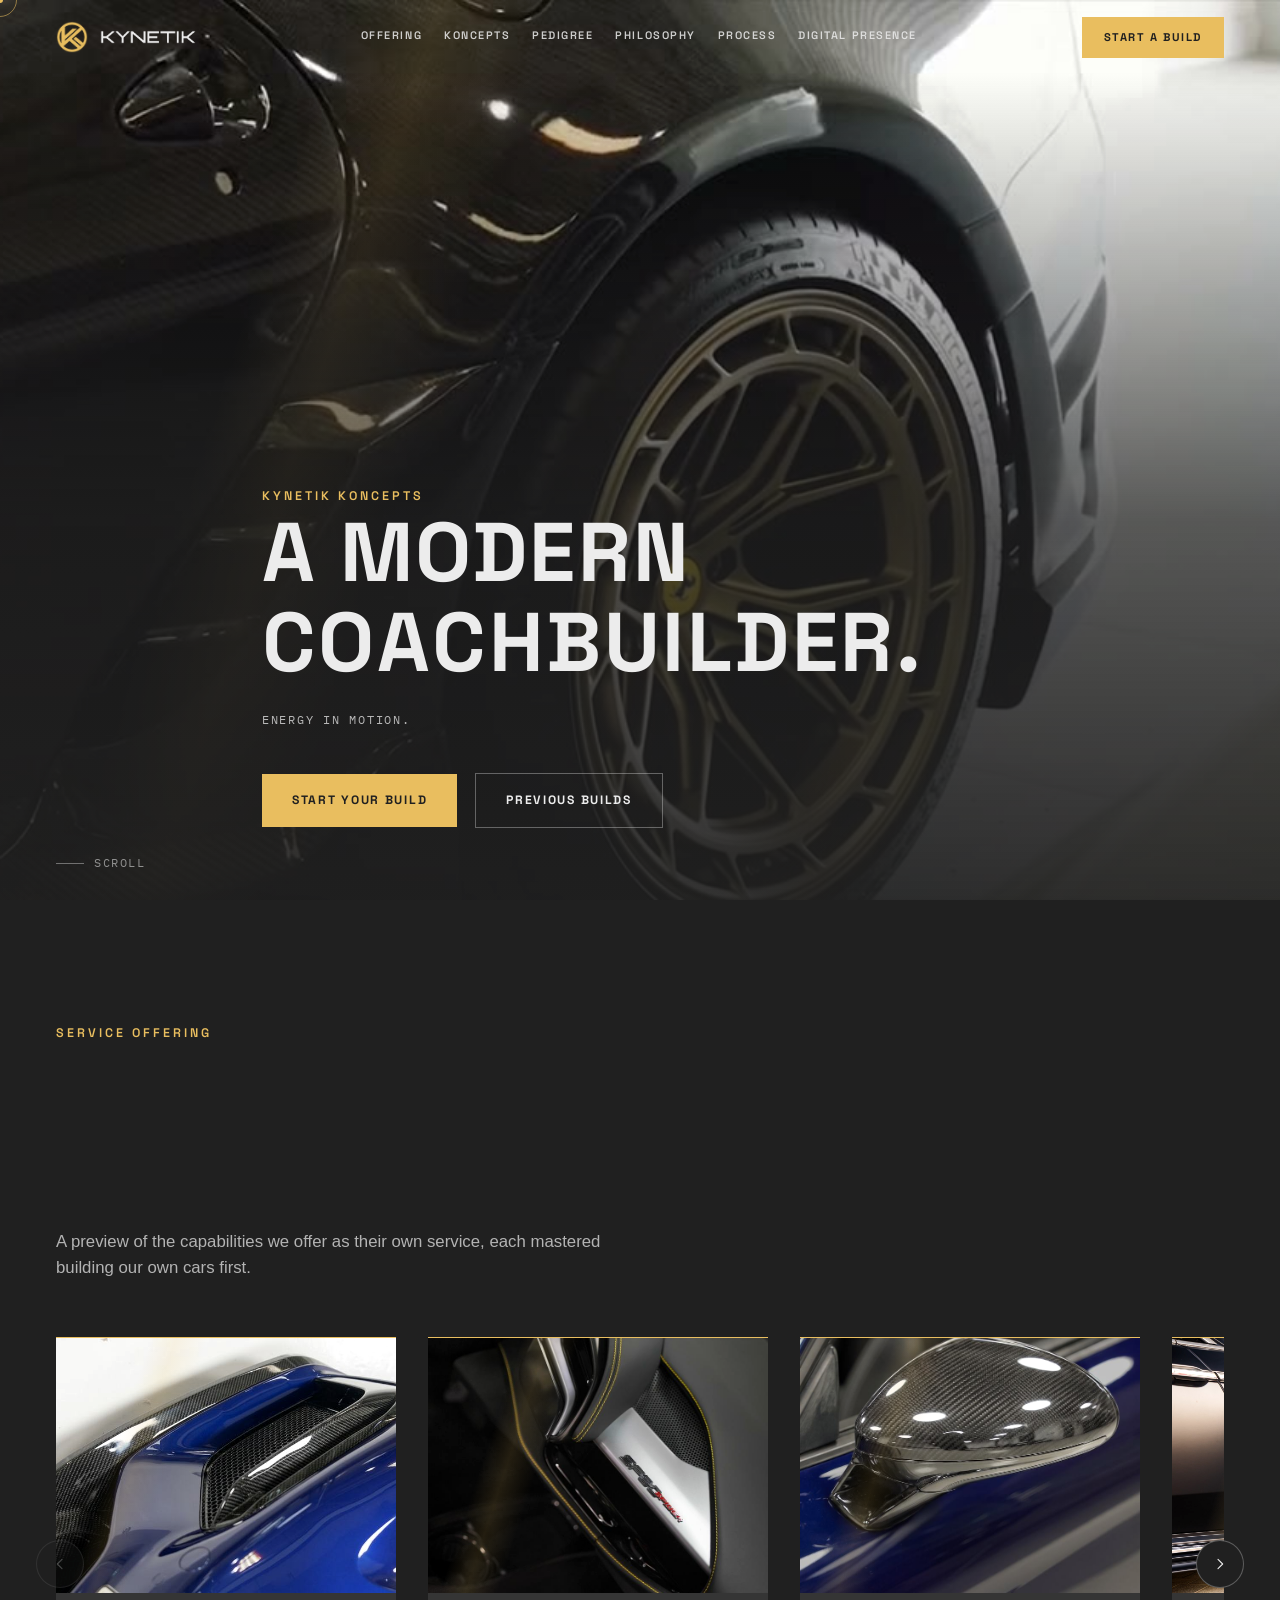
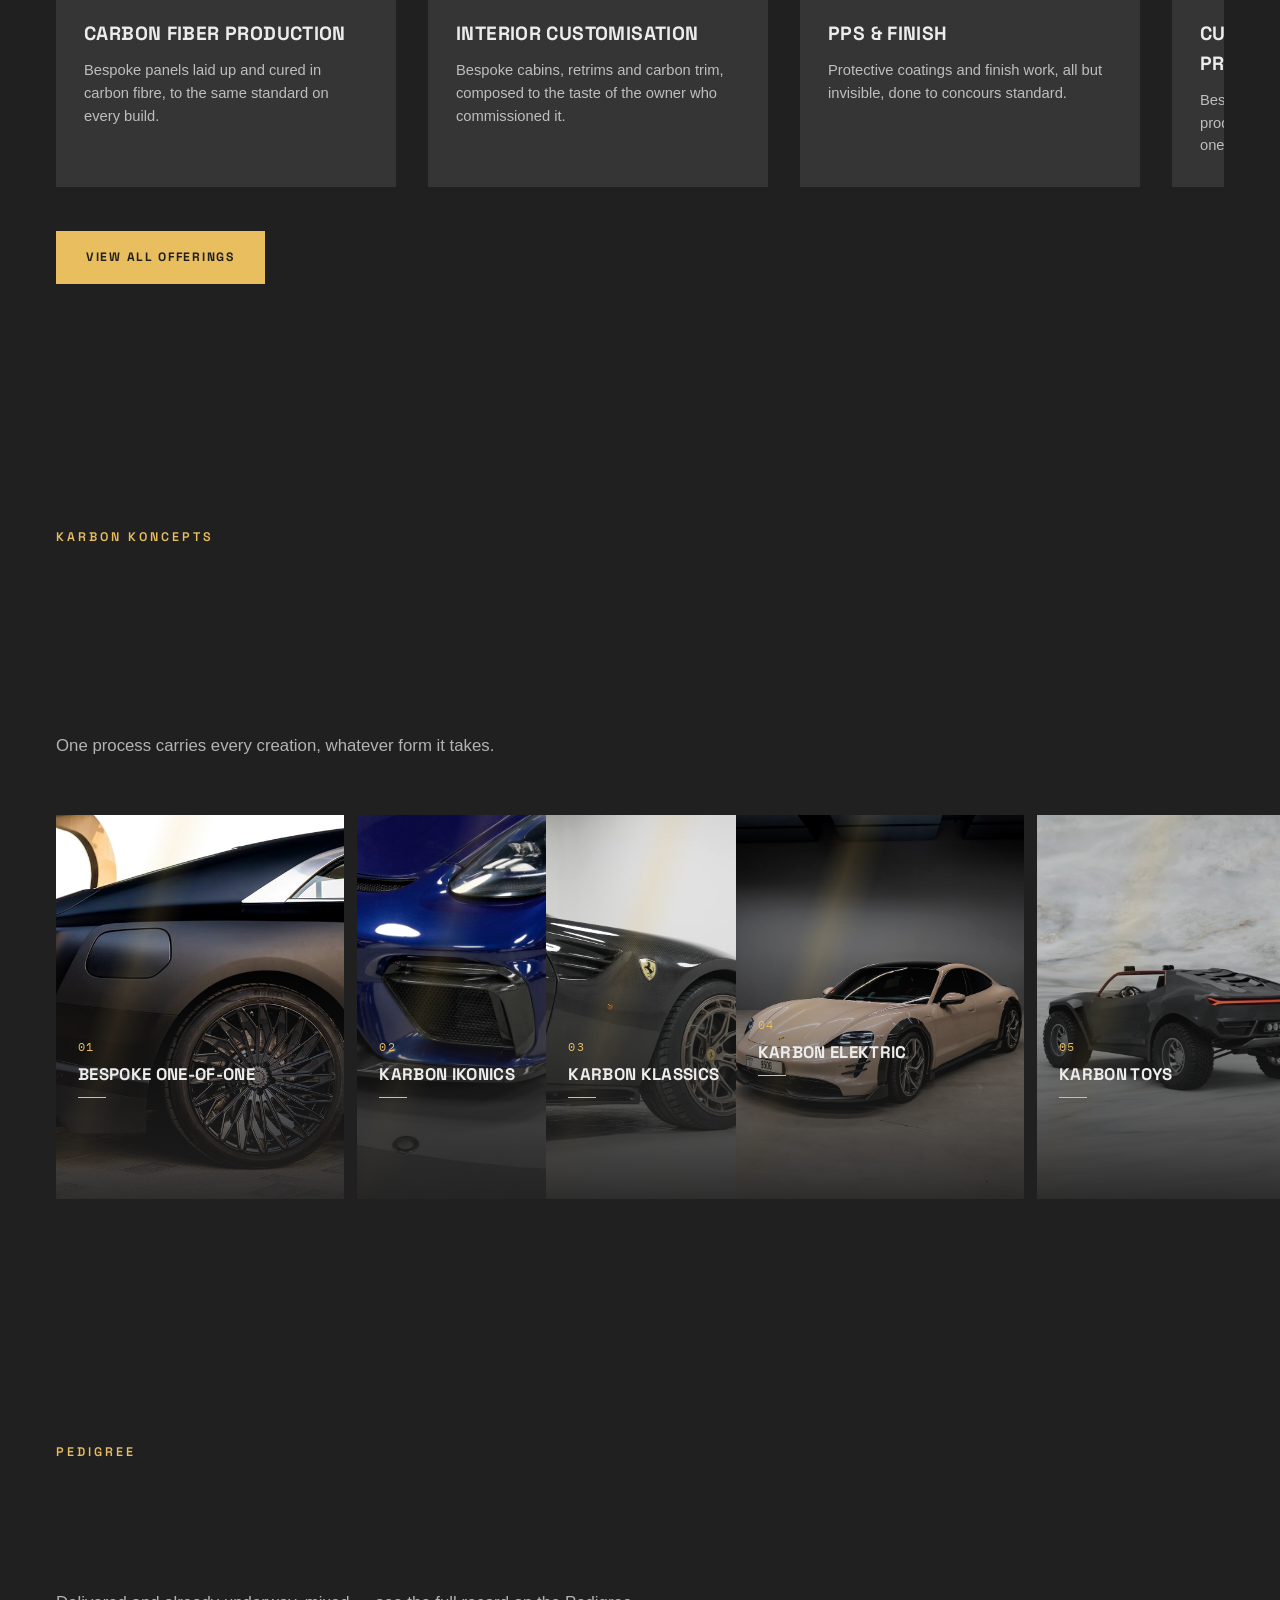
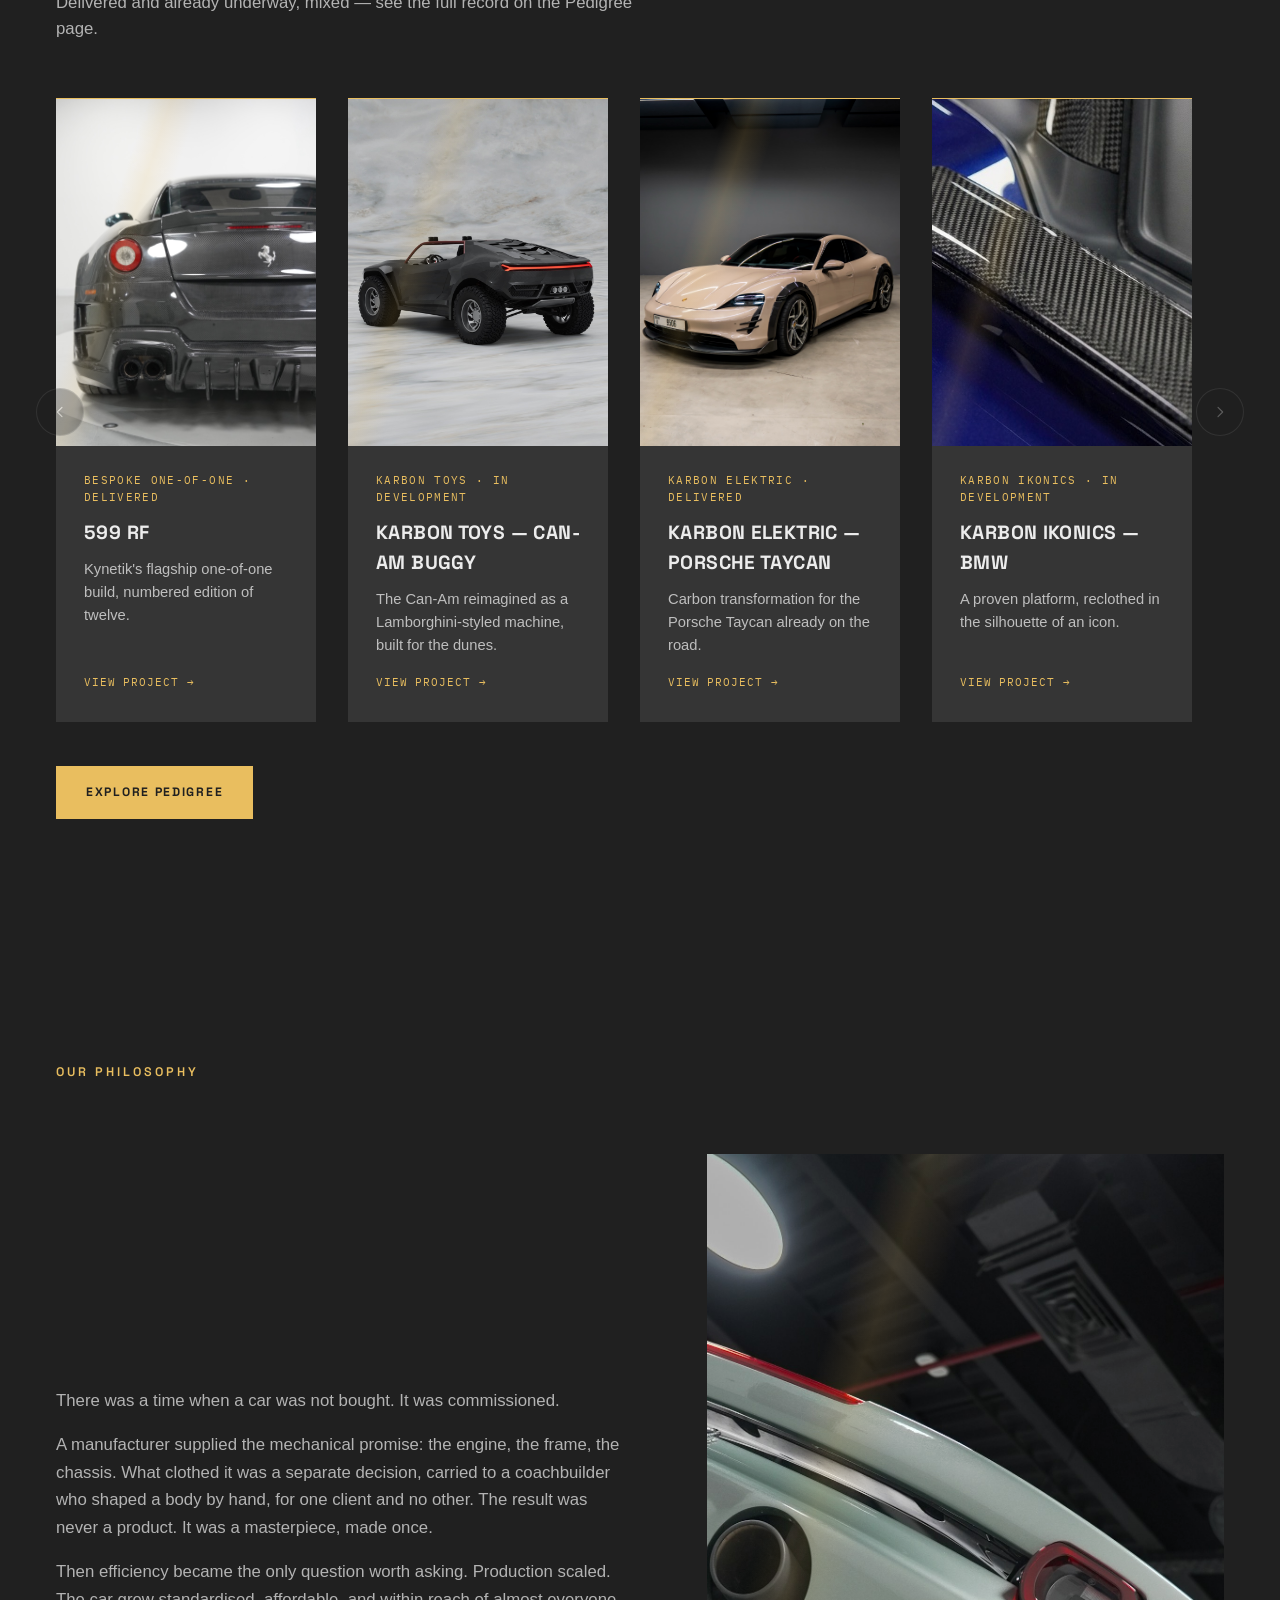
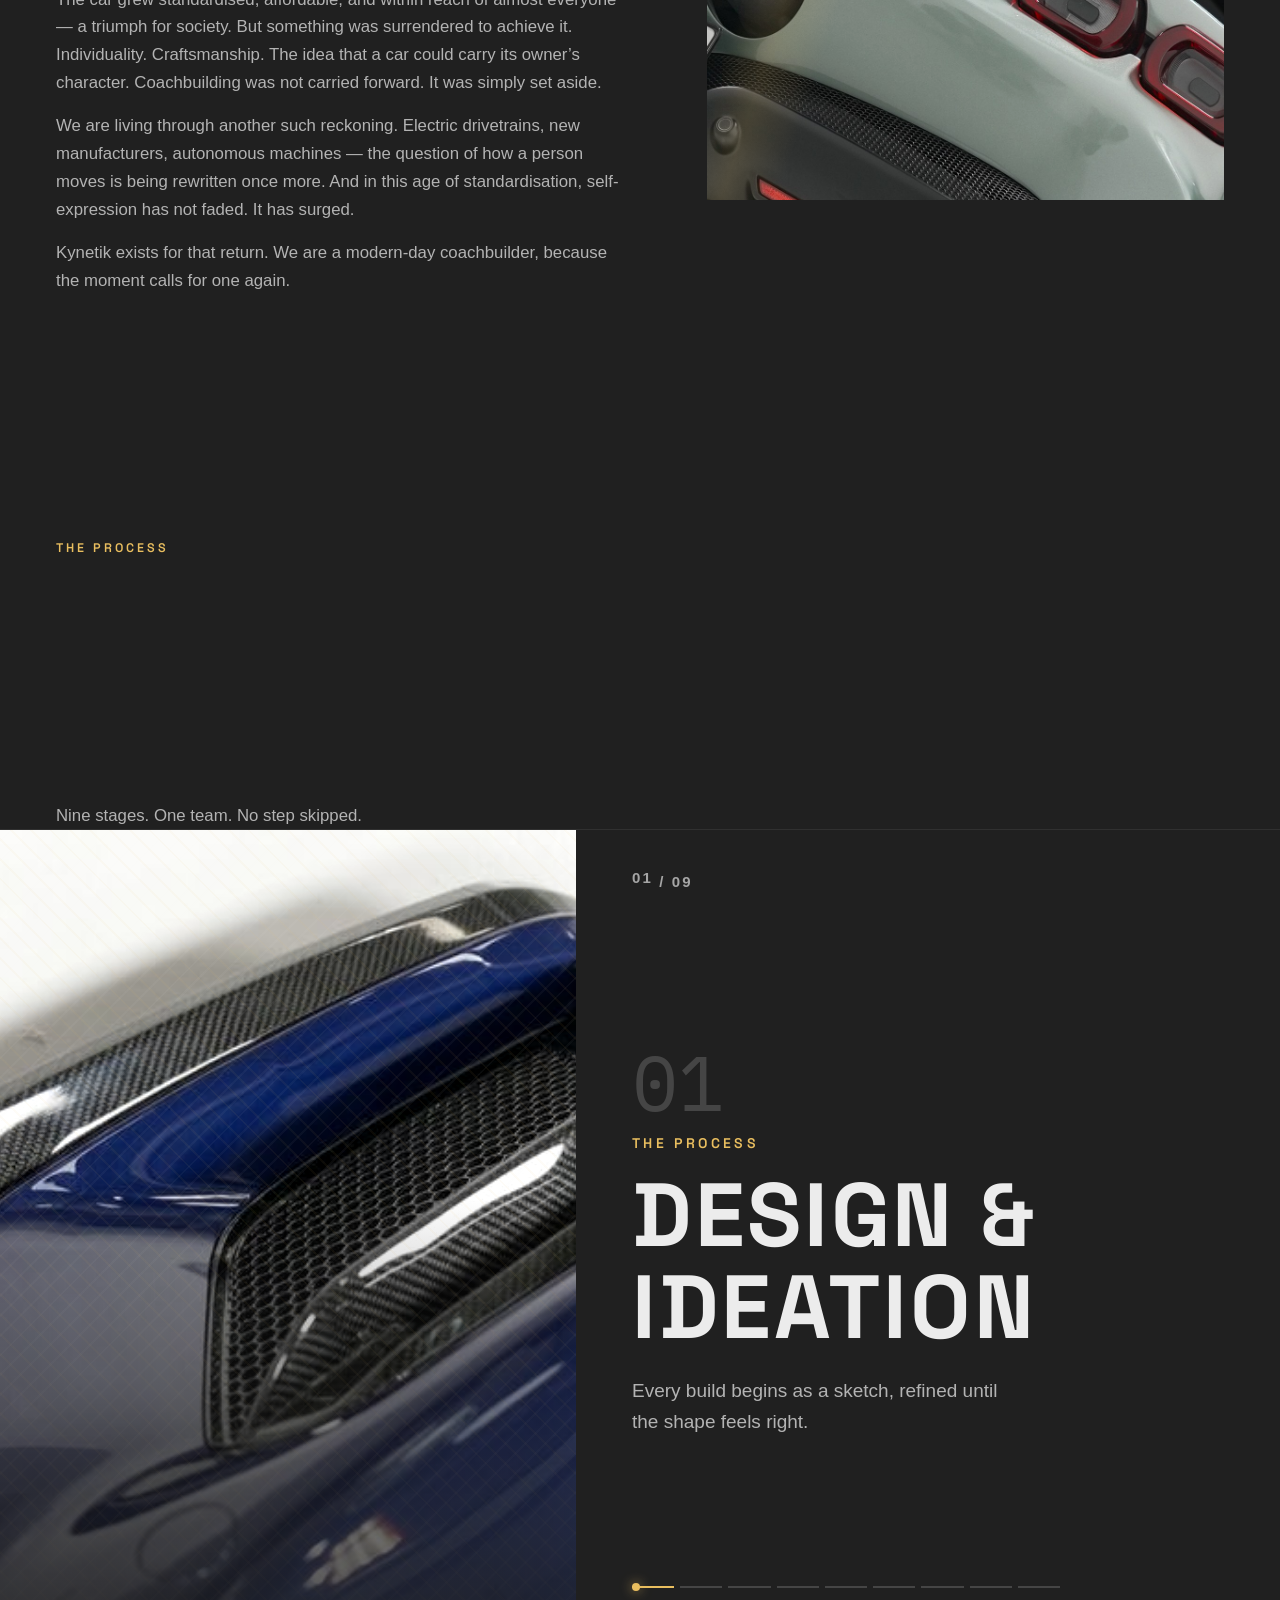
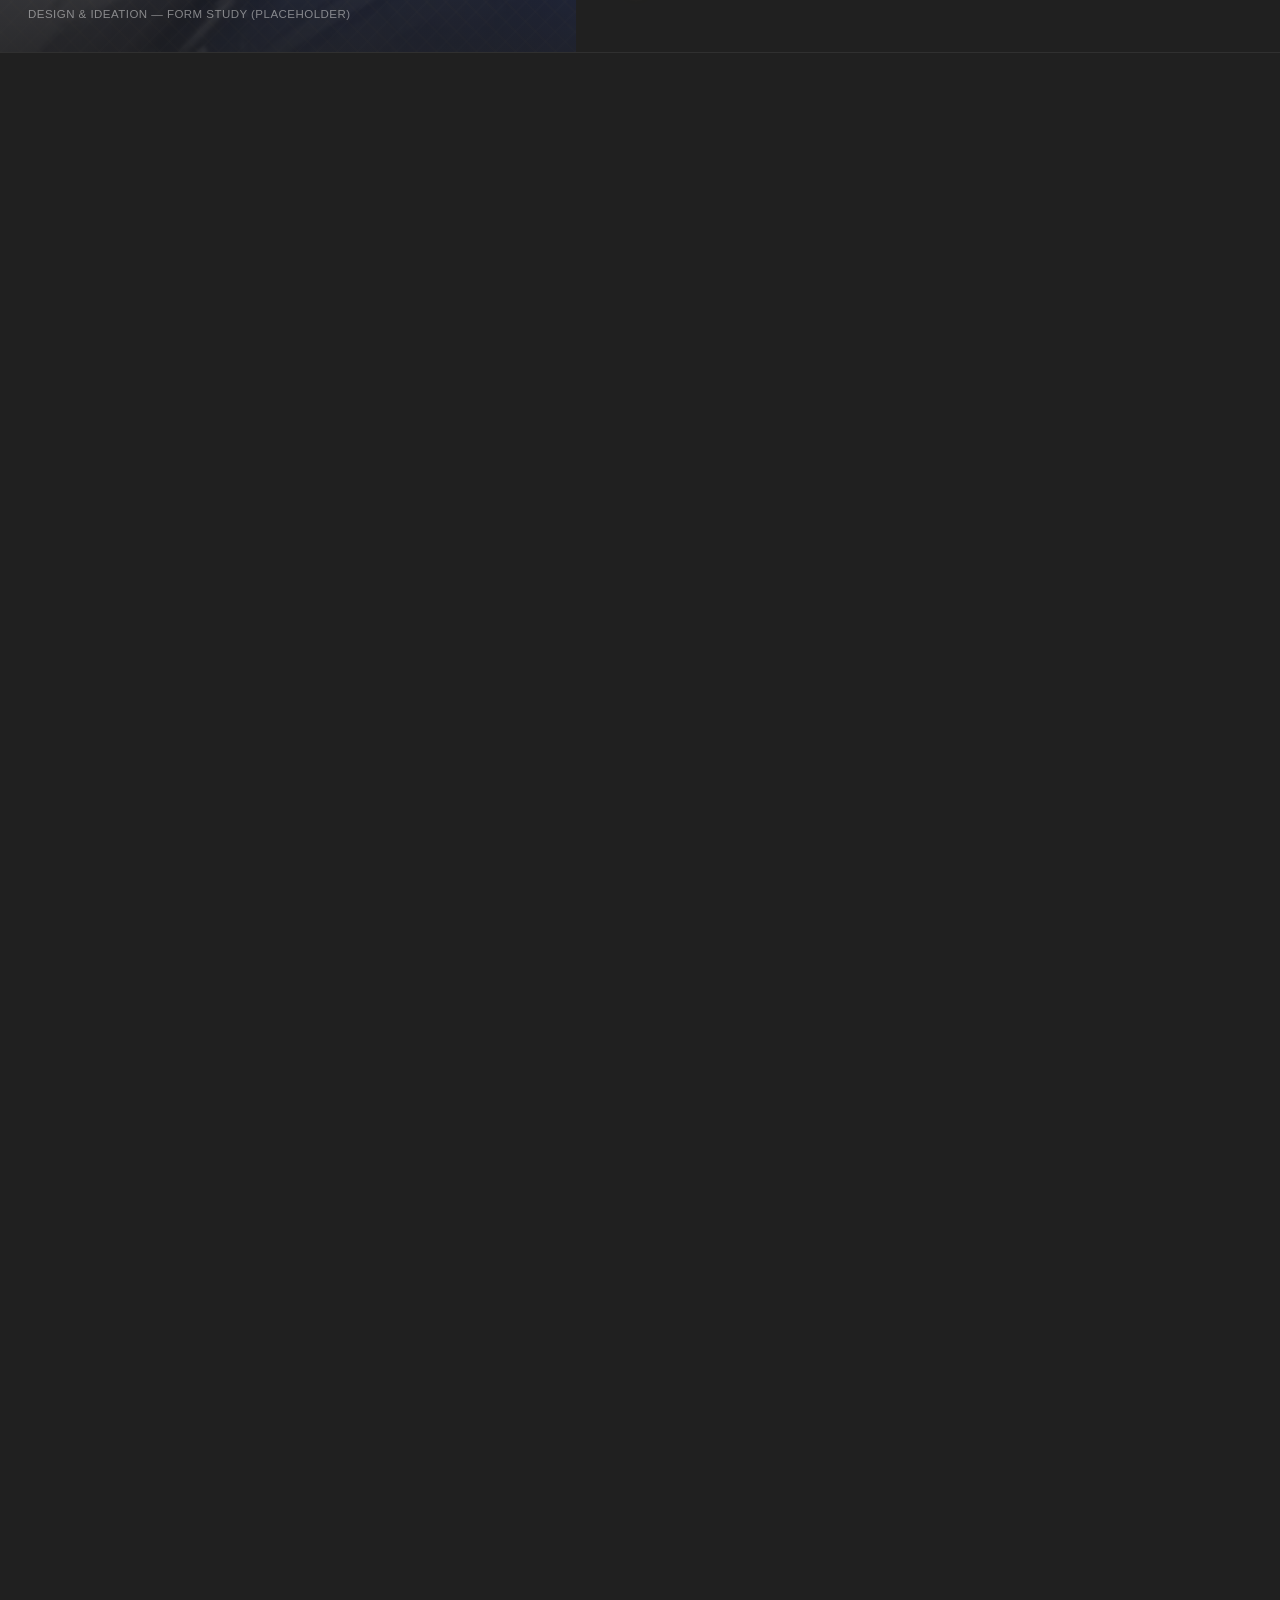
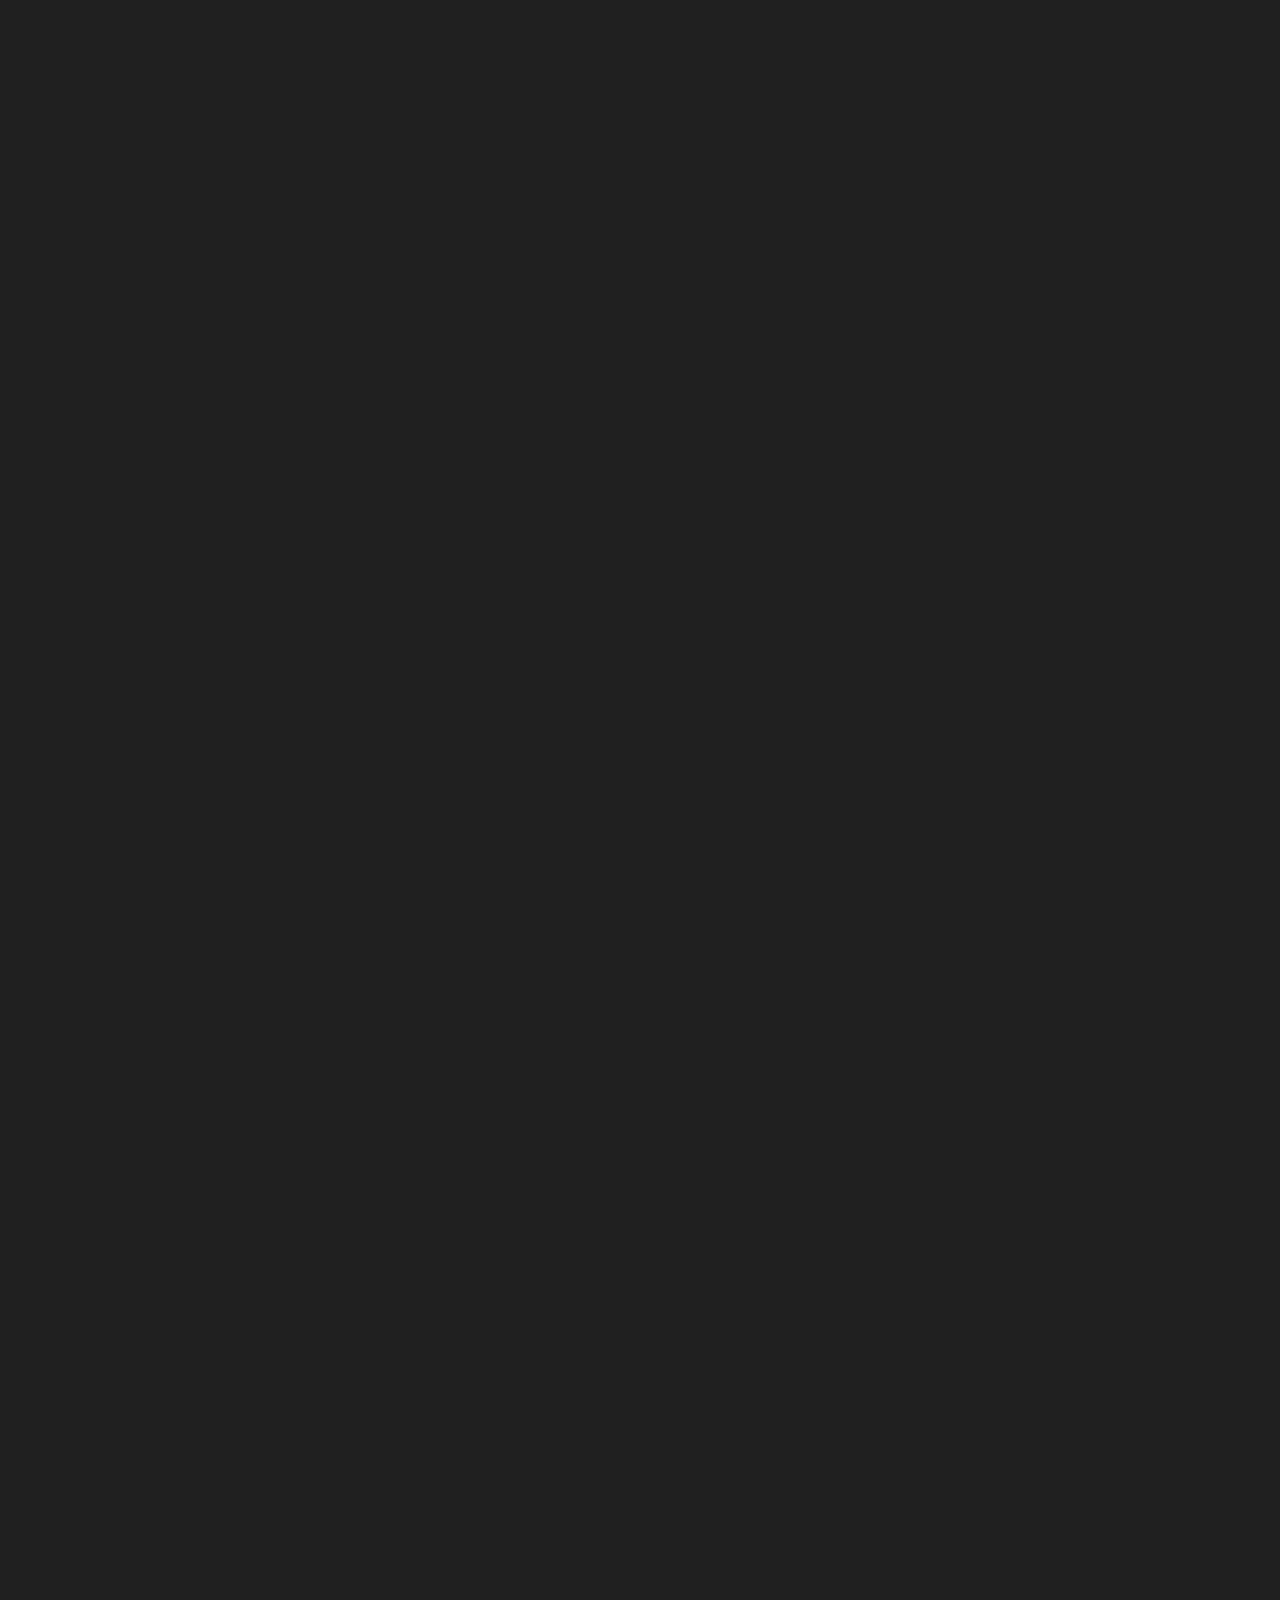
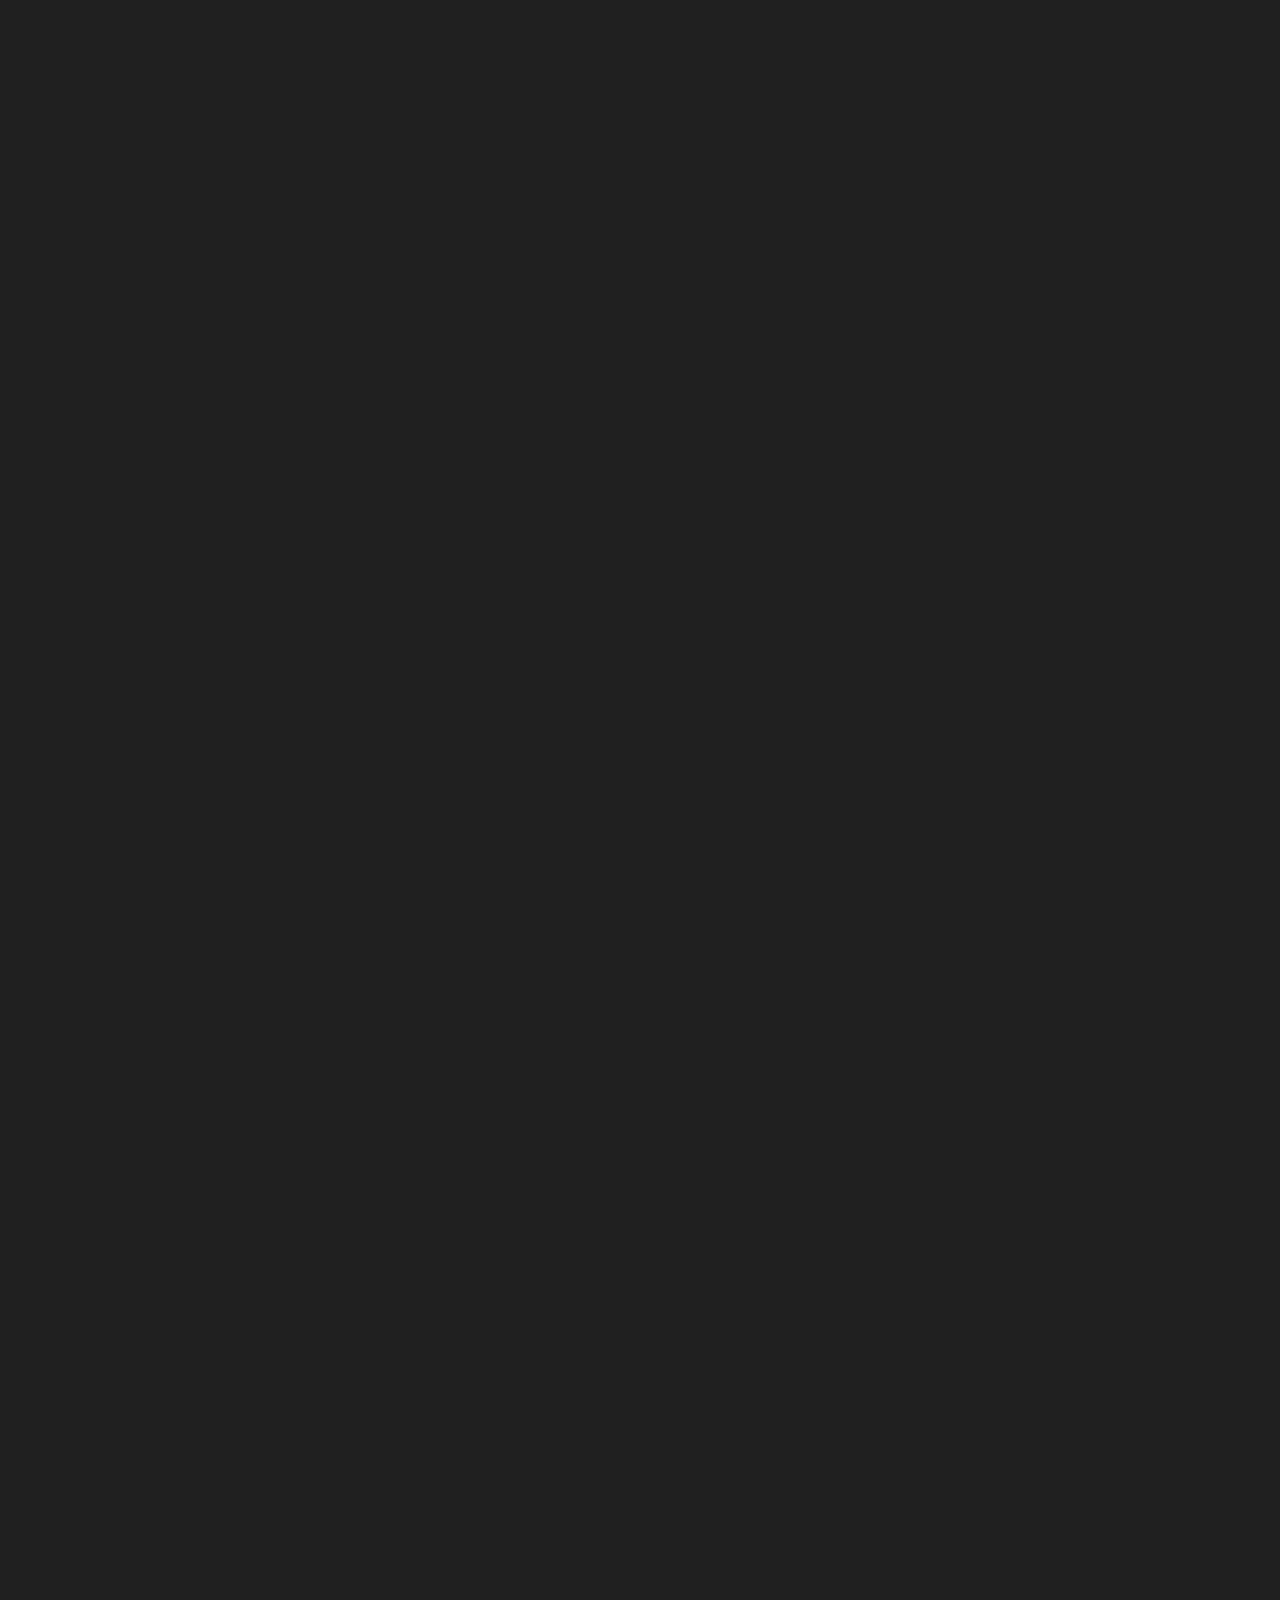
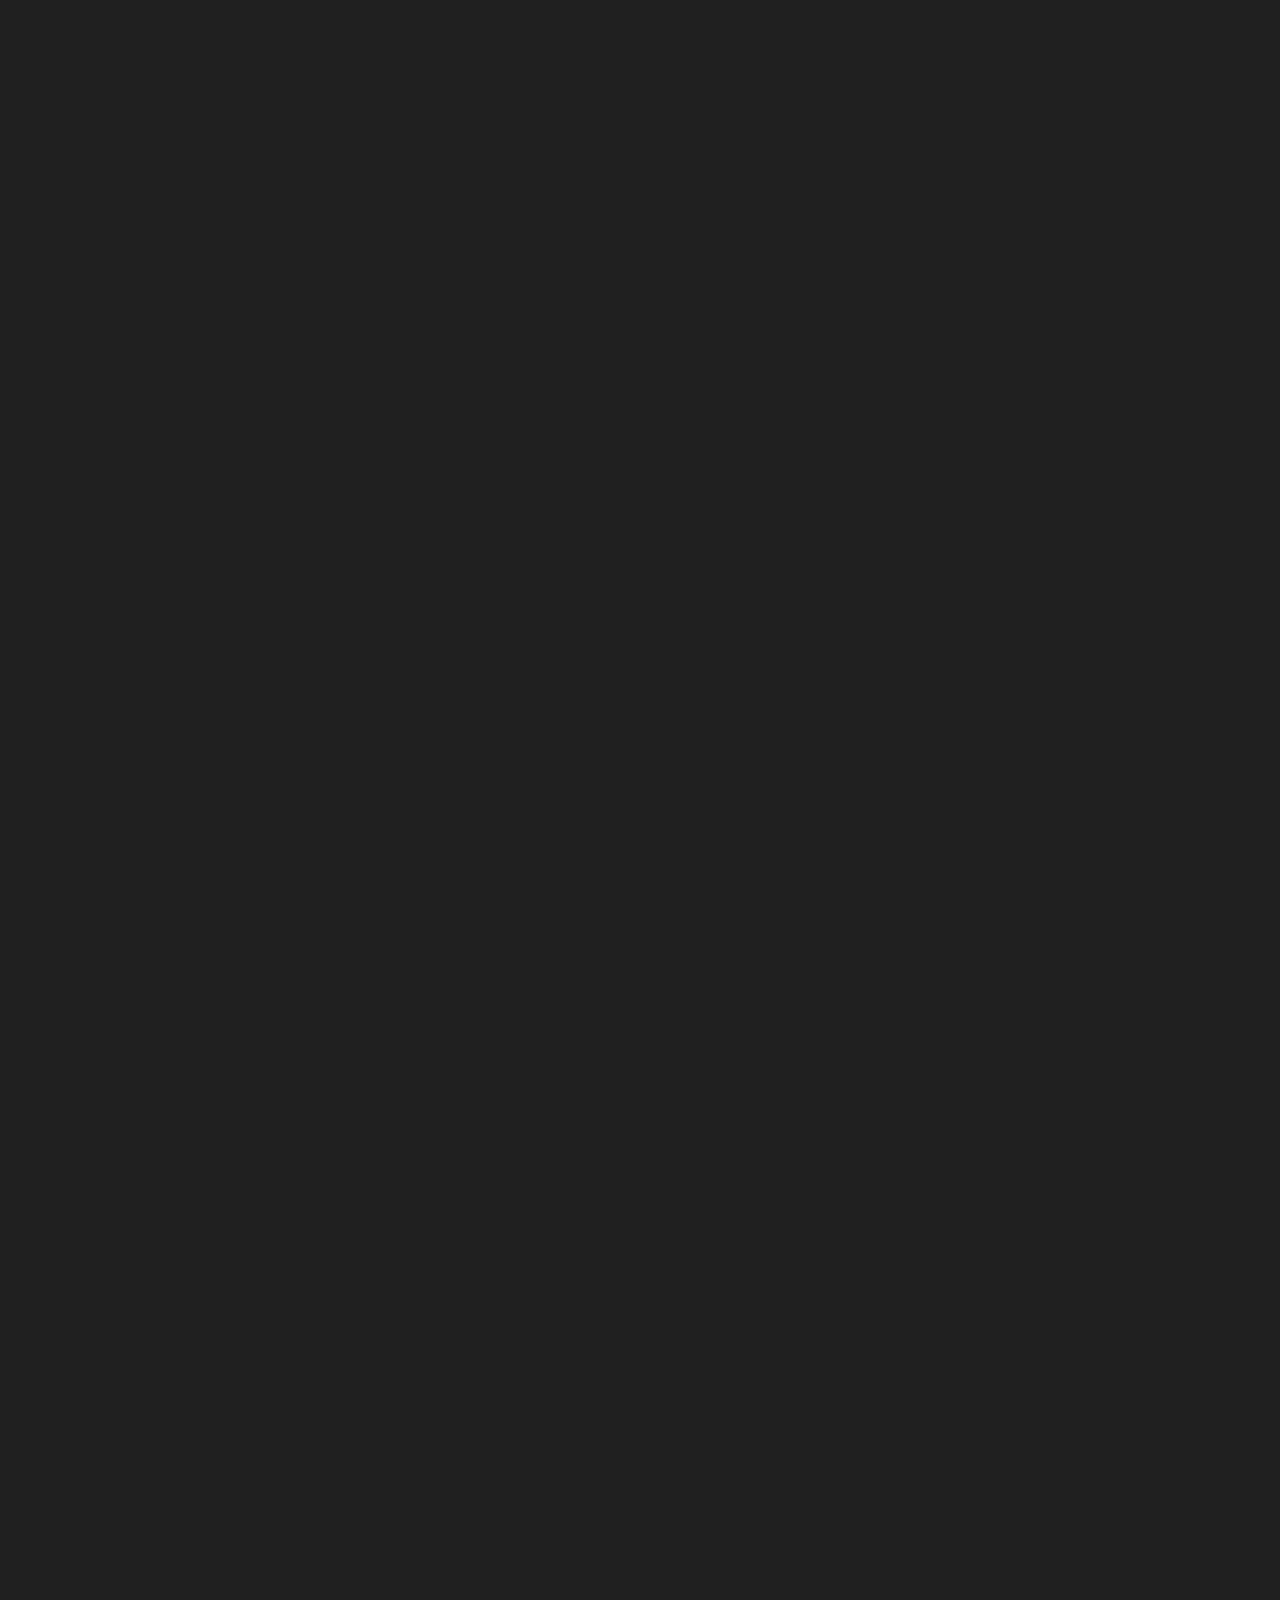
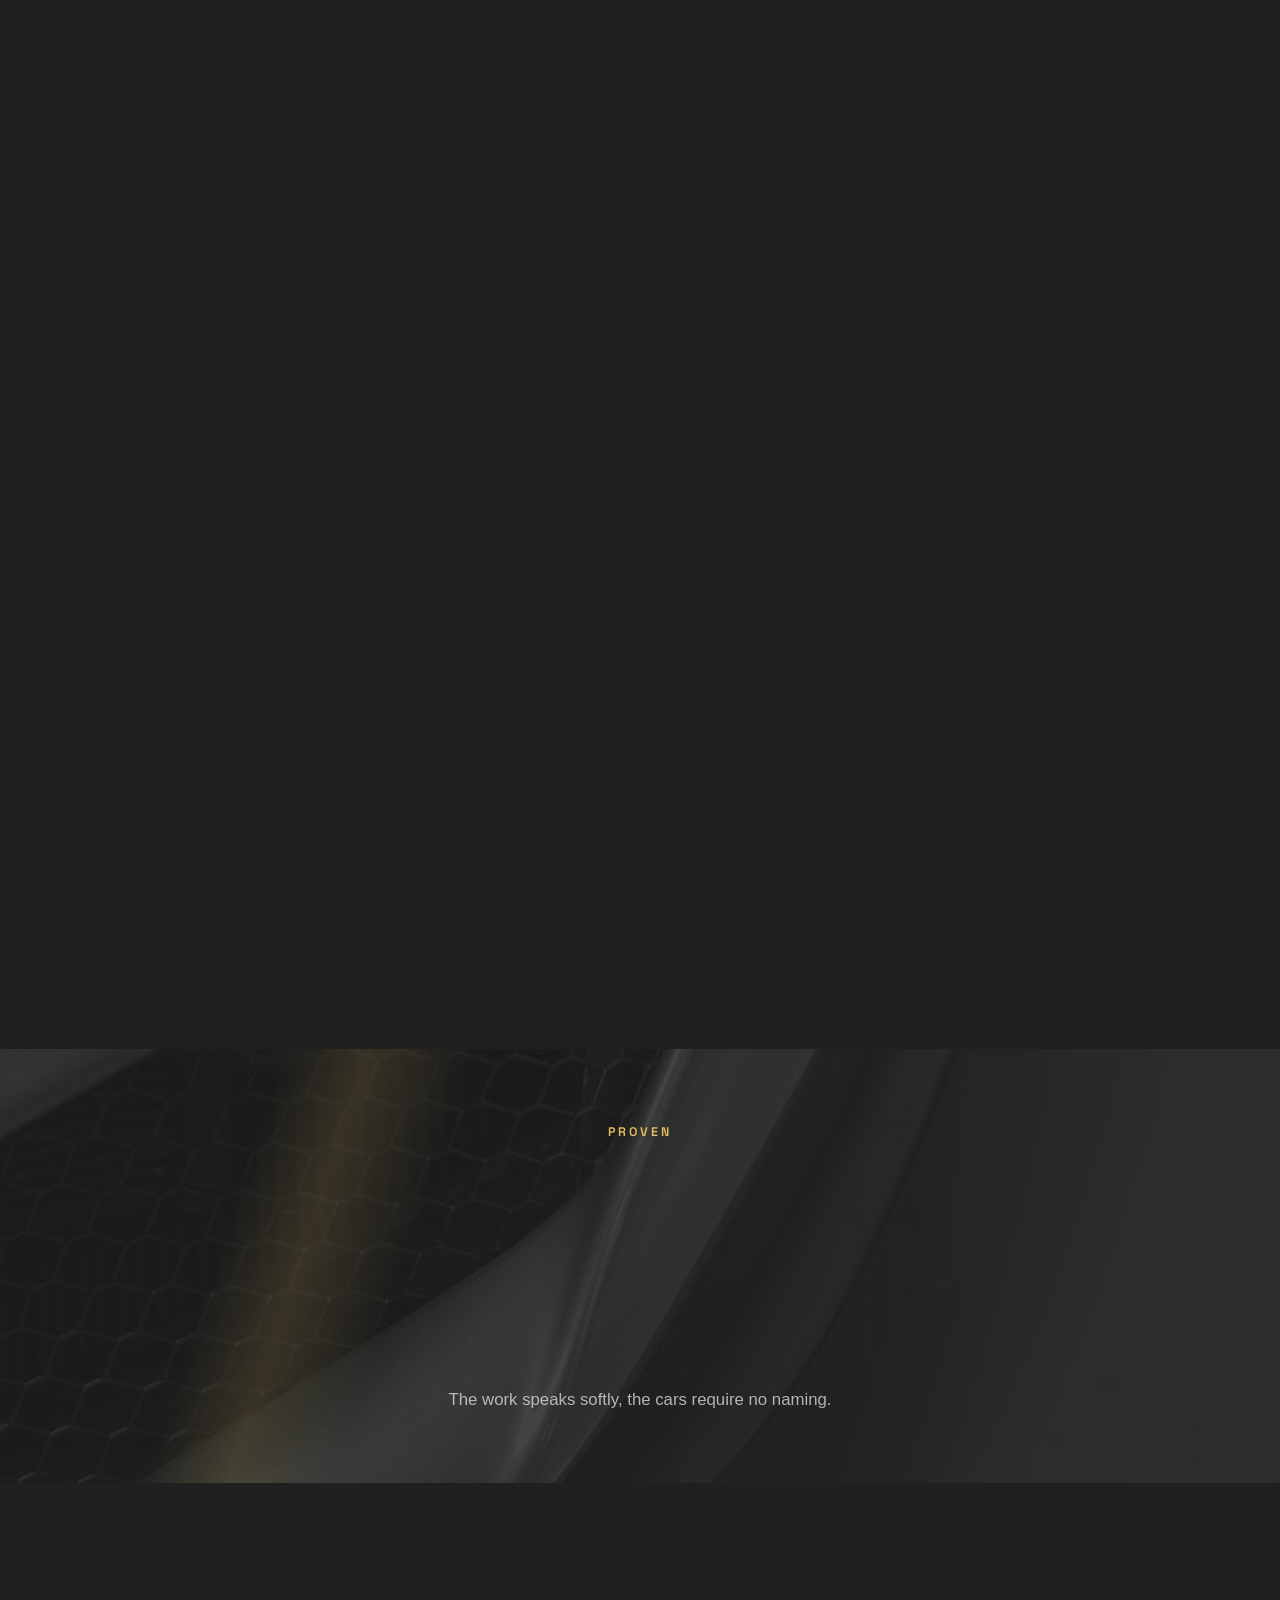
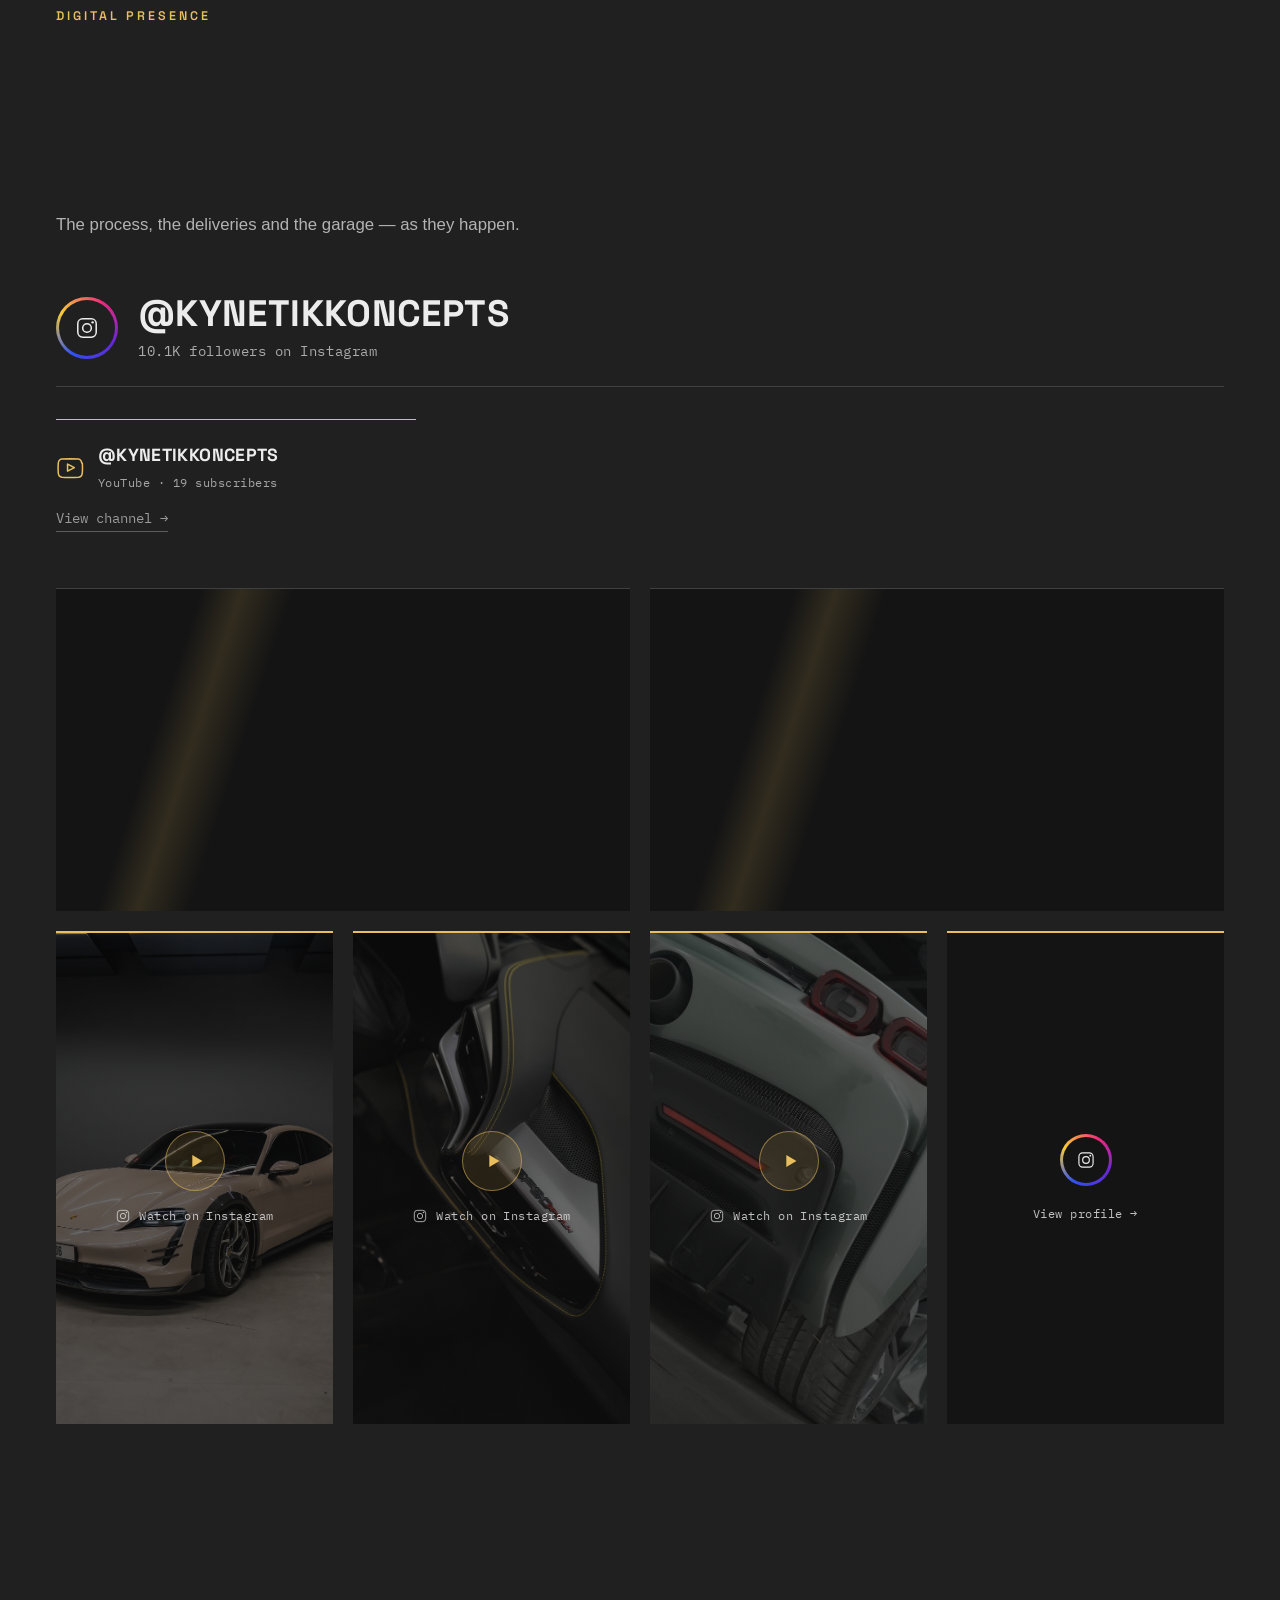
<file: index.html>
<!doctype html>
<html lang="en">
<head>
<meta charset="utf-8">
<meta name="viewport" content="width=device-width, initial-scale=1">
<title>Kynetik Koncepts — The Modern Coachbuilder, Dubai</title>
<meta name="description" content="Kynetik Koncepts builds one-of-one carbon fibre objects for people who collect performance, not just own it. The modern coachbuilder, Dubai.">
<link rel="icon" type="image/png" href="[data-uri]">

<!--
  ASSET NOTES (read before shipping to the live domain)
  ---------------------------------------------------------------------
  LOGO: the monogram and wordmark are the real Kynetik marks, extracted
  from the brand guidelines PDF with their original alpha channel and
  recoloured to the exact guideline hex values (gold E9BE5F / foster
  white ECECEC / black 202020). Embedded as base64 so the mark and
  wordmark never depend on an external file loading. Swap these two
  data URIs for higher-resolution exports before large-format use.

  PHOTOGRAPHY: every photo on the page is real, pulled from the
  "Website Assets" folder and placed per the brand's imagery matching
  rules — see the HTML comment above each <img> for which source file
  was used and why. All photography lives in assets/img/, already
  resized and compressed for web (see each comment for the source).
  Two source photos (a Rolls-Royce rear view and a Ferrari diffuser
  shot) were excluded or cropped because they showed a third-party
  dealer's plate frame in-frame.

  HERO VIDEO: real Kynetik footage, found in "Website Hero sectio[n]"
  (a 145MB/24s screen recording of the same full-carbon car used
  elsewhere on the page). The clip mixes silent product b-roll with a
  presenter talking to camera; per the brand's own hero photography
  rules (no people, raking light, tight lens) only the two clean
  product-only segments were kept (0.0–5.0s and 10.6–15.4s of the
  original), cut together into one 9.8s loop, downscaled to 1280px
  wide, re-encoded H.264/yuv420p (Safari/iOS-safe) with the audio
  track dropped entirely. 145MB -> 888KB. Poster is a frame pulled
  from the same encoded loop so there's no flash between poster and
  first video frame. JS (below) skips autoplay and leaves the poster
  static when prefers-reduced-motion is set.
  ---------------------------------------------------------------------
-->

<link rel="preconnect" href="https://fonts.googleapis.com">
<link rel="preconnect" href="https://fonts.gstatic.com" crossorigin>
<link href="https://fonts.googleapis.com/css2?family=Space+Grotesk:wght@500;600;700&family=IBM+Plex+Mono:wght@400;500;600&display=swap" rel="stylesheet">
<!-- `as="video"` preload hints aren't reliably supported across browsers;
     the <video preload="auto"> attribute below is what actually loads it early. -->
<link rel="preload" as="image" href="assets/img/hero-poster.jpg" fetchpriority="high">

<link rel="stylesheet" href="assets/css/site.css">
</head>
<body>

<div id="site-nav-slot"></div>
<script src="assets/js/site-chrome.js"></script>

<main id="top">

  <!-- ============ 1. HERO — BLACK ============ -->
  <!-- SOURCE: real Kynetik footage from "Website Hero sectio[n]" — the two
       silent product-detail segments only (presenter-talking segments cut),
       re-encoded to a 9.8s/888KB loop. autoplay/loop/muted/playsinline are
       all present for iOS Safari; JS below skips play() and leaves the
       poster frame static under prefers-reduced-motion. -->
  <section class="hero ground-black">
    <div class="hero__bg media" aria-hidden="true">
      <video class="hero__bg-video" id="heroVideo" poster="assets/img/hero-poster.jpg" muted loop playsinline preload="auto" width="1280" height="588">
        <source src="assets/video/hero-loop.mp4" type="video/mp4">
      </video>
    </div>
    <div class="hero__overlay" aria-hidden="true"></div>
    <div class="wrap hero__content">
      <!-- Round 13 (content update from client docx): headline replaced
           per the doc's Hero Section spec ("A Modern Coachbuilder",
           written in the site's established sentence-case-in-source
           convention — CSS uppercases it regardless). "Bring us the car
           you love" / "See what we make" replaced with the doc's own
           CTA1/CTA2 labels; CTA2 now points at Pedigree (past, delivered
           work) rather than offering.html, matching "Previous Builds"
           literally instead of leaving it pointed at the capabilities
           page the old label described. -->
      <p class="eyebrow">Kynetik Koncepts</p>
      <h1 class="display h1 hero__headline">A modern coachbuilder.</h1>
      <!-- was "The modern coachbuilder, Dubai." — nearly word-for-word
           the new headline sitting directly above it once that changed
           to "A modern coachbuilder." Kept just the grounding detail the
           sub-line was actually doing work for. -->
      <p class="hero__sub">Energy in Motion.</p>
      <div class="hero__cta-row">
        <a class="btn btn--primary js-cursor-target js-magnetic" href="#contact">Start your build</a>
        <a class="btn btn--ghost js-cursor-target js-magnetic" href="pedigree.html">Previous builds</a>
      </div>
    </div>
    <div class="hero__scroll-cue"><span class="hero__scroll-cue-line"></span> Scroll</div>
  </section>

  <!-- Round 5: the old on-page Offerings section moved to its own
       page, offering.html — same pattern as Pedigree. See offering.html
       for the real copy and photography notes.

       Round 13 amends: homepage teaser reinstated below. Reuses
       .project-card + .card-slider (the .pedigree-slider carousel
       mechanics, generically renamed so "pedigree" doesn't show up on an
       unrelated section — see site.css) instead of .offering-tile's
       overlay pattern, and shows only the 4 of 9 tiles with real
       photography already shot (03 Carbon Fiber Production, 04 Interior
       Customisation, 08 PPS & Finish, 09 Custom Wheels) — a preview, not
       the full catalogue. Nav item stays "Offering" (singular, per this
       round's brief); this heading is deliberately "Service Offering" —
       see offering.html's own eyebrow for the same intentional split.

       Round 14 amends: dropped the per-card "NN / 09" eyebrow — only 4
       of the 9 real tiles show here, so consecutive cards jumped
       non-adjacent numbers as the carousel was browsed and read as
       broken rather than intentional; a fixed 1-9 count belongs on the
       dedicated Offering page's full grid, not a scrollable preview
       with no fixed visible order. Also dropped each card's repeated
       "View All Offerings" line (redundant, didn't point anywhere
       specific) — one CTA now, after the carousel, styled solid gold
       (.btn--primary, matching the WhatsApp/hero CTA) instead of the
       outline treatment. Arrow hover-to-scroll: see .card-slider's JS
       wiring in site-interactions.js. -->
  <section class="section ground-black js-scrub-section" id="offering-teaser">
    <div class="wrap">
      <p class="eyebrow">Service Offering</p>
      <hr class="hairline">
      <h2 class="display h2 js-scrub" style="margin-top:26px; max-width:18ch;">Nine disciplines, on call.</h2>
      <p class="sub-line">A preview of the capabilities we offer as their own service, each mastered building our own cars first.</p>

      <div class="card-slider">
        <button class="card-slider__nav card-slider__nav--prev js-cursor-target" aria-label="Previous" disabled>
          <svg width="16" height="16" viewBox="0 0 24 24" fill="none"><path d="M15 5l-7 7 7 7" stroke="currentColor" stroke-width="1.6" stroke-linecap="round" stroke-linejoin="round"/></svg>
        </button>
        <button class="card-slider__nav card-slider__nav--next js-cursor-target" aria-label="Next">
          <svg width="16" height="16" viewBox="0 0 24 24" fill="none"><path d="M9 5l7 7-7 7" stroke="currentColor" stroke-width="1.6" stroke-linecap="round" stroke-linejoin="round"/></svg>
        </button>
        <div class="card-slider__track" id="offeringTeaserSlider">
        <a class="project-card js-cursor-target" href="offering.html">
          <div class="project-card__media media">
            <img src="assets/img/service-panels.jpg" alt="Moulded carbon exterior panel" loading="lazy">
          </div>
          <div class="project-card__body">
            <h3 class="project-card__title" style="margin-top:0;">Carbon Fiber Production</h3>
            <p class="project-card__tagline">Bespoke panels laid up and cured in carbon fibre, to the same standard on every build.</p>
          </div>
        </a>
        <a class="project-card js-cursor-target" href="offering.html">
          <div class="project-card__media media">
            <img src="assets/img/service-interior.jpg" alt="Bespoke car interior, contrast stitching" loading="lazy">
          </div>
          <div class="project-card__body">
            <h3 class="project-card__title" style="margin-top:0;">Interior Customisation</h3>
            <p class="project-card__tagline">Bespoke cabins, retrims and carbon trim, composed to the taste of the owner who commissioned it.</p>
          </div>
        </a>
        <a class="project-card js-cursor-target" href="offering.html">
          <div class="project-card__media media">
            <img src="assets/img/service-protective.jpg" alt="Glossy protective coating on a carbon surface" loading="lazy">
          </div>
          <div class="project-card__body">
            <h3 class="project-card__title" style="margin-top:0;">PPS &amp; Finish</h3>
            <p class="project-card__tagline">Protective coatings and finish work, all but invisible, done to concours standard.</p>
          </div>
        </a>
        <a class="project-card js-cursor-target" href="offering.html">
          <div class="project-card__media media">
            <img src="assets/img/offer-wheels.jpg" alt="Custom multi-spoke wheel, full profile" loading="lazy">
          </div>
          <div class="project-card__body">
            <h3 class="project-card__title" style="margin-top:0;">Custom Wheels Design &amp; Production</h3>
            <p class="project-card__tagline">Bespoke wheel designs, engineered and produced in-house to complete the car's one-of-one character.</p>
          </div>
        </a>
        </div>
      </div>

      <a class="btn btn--primary js-cursor-target js-magnetic" href="offering.html" style="margin-top:40px;">View All Offerings</a>
    </div>
  </section>

  <!-- ============ 2B. KONCEPTS — BLACK, PHOTO GRID ============
       Round 4: this five-item build-category section had collapsed into
       the 9-item Offerings grid at some point after round 2 (confirmed by
       grep — zero matches for any of these five names in this file before
       this edit). Rebuilt as its own section: five build categories, not
       the nine service capabilities above. Real copy restored from
       source/template.html (the pre-multipage build); photography reuses
       the five offer-*.jpg files that were already sitting matched to
       these exact categories in assets/img/ but had gone unused since the
       old carousel version was retired. Interaction language matches
       .offer-tile: hairline extends + description reveals on hover, both
       unconditionally visible <=900px for touch.

       Round 13 (content update from client docx): renamed "What We Make"
       -> "Karbon Koncepts" (eyebrow + nav item + section id, #make ->
       #koncepts), new headline/sub-line.

       Round 14 amends: round 13 also moved each tile's text out of the
       photo (normal-flow body above its own media block) to close a
       spacing gap — that only tightened the gap, it didn't remove it.
       Reverted back to full-bleed: media + .make-tile__scrim + body,
       same DOM order and CSS as the section's pre-round-13 shape
       (restored from the round-12 commit), title sitting directly over
       the photo again. -->
  <section class="section ground-black js-scrub-section" id="koncepts">
    <div class="wrap">
      <p class="eyebrow">Karbon Koncepts</p>
      <hr class="hairline">
      <h2 class="display h2 js-scrub" style="margin-top:26px; max-width:18ch;">One philosophy, five implementations.</h2>
      <p class="sub-line">One process carries every creation, whatever form it takes.</p>

      <div class="make-grid">
        <article class="make-tile js-cursor-target" tabindex="0">
          <div class="make-tile__media media">
            <img src="assets/img/offer-bespoke.jpg" alt="Matte-wrapped one-of-one coachbuilt car, side profile" loading="lazy">
          </div>
          <div class="make-tile__scrim" aria-hidden="true"></div>
          <div class="make-tile__body">
            <p class="make-tile__index">01</p>
            <h3 class="make-tile__title">Bespoke One-of-One</h3>
            <hr class="make-tile__rule">
            <p class="make-tile__desc">A single car for a single client, refined in three dimensions until every detail is precisely yours.</p>
          </div>
        </article>
        <article class="make-tile js-cursor-target" tabindex="0">
          <div class="make-tile__media media">
            <img src="assets/img/offer-ikonics.jpg" alt="Modern sports car headlight and carbon front splitter detail" loading="lazy">
          </div>
          <div class="make-tile__scrim" aria-hidden="true"></div>
          <div class="make-tile__body">
            <p class="make-tile__index">02</p>
            <h3 class="make-tile__title">Karbon Ikonics</h3>
            <hr class="make-tile__rule">
            <p class="make-tile__desc">Iconic silhouettes carried on modern platforms — heritage above, factory reliability beneath.</p>
          </div>
        </article>
        <article class="make-tile js-cursor-target" tabindex="0">
          <div class="make-tile__media media">
            <img src="assets/img/offer-klassics.jpg" alt="Classic GT silhouette rebodied in exposed carbon fibre" loading="lazy">
          </div>
          <div class="make-tile__scrim" aria-hidden="true"></div>
          <div class="make-tile__body">
            <p class="make-tile__index">03</p>
            <h3 class="make-tile__title">Karbon Klassics</h3>
            <hr class="make-tile__rule">
            <p class="make-tile__desc">A classic reborn in carbon. The lines that made the original immortal, set upon modern underpinnings.</p>
          </div>
        </article>
        <article class="make-tile js-cursor-target" tabindex="0">
          <div class="make-tile__media media">
            <img src="assets/img/offer-elektric.jpg" alt="Porsche Taycan, front three-quarter view" loading="lazy">
          </div>
          <div class="make-tile__scrim" aria-hidden="true"></div>
          <div class="make-tile__body">
            <p class="make-tile__index">04</p>
            <h3 class="make-tile__title">Karbon Elektric</h3>
            <hr class="make-tile__rule">
            <p class="make-tile__desc">Carbon transformation for the car already on the road. The drivetrain stays factory; the character becomes wholly its own.</p>
          </div>
        </article>
        <article class="make-tile js-cursor-target" tabindex="0">
          <div class="make-tile__media media">
            <img src="assets/img/offer-toys.jpg" alt="Carbon-bodied off-road buggy, rear three-quarter view" loading="lazy">
          </div>
          <div class="make-tile__scrim" aria-hidden="true"></div>
          <div class="make-tile__body">
            <p class="make-tile__index">05</p>
            <h3 class="make-tile__title">Karbon Toys</h3>
            <hr class="make-tile__rule">
            <p class="make-tile__desc">The same craft, made for the sand. Off-road builds that look extraordinary and perform without fault.</p>
          </div>
        </article>
      </div>
    </div>
  </section>

  <!-- ============ 2C. PEDIGREE TEASER — BLACK ============
       Round 13 amends: homepage teaser reinstated (Round 13's docx-driven
       update had explicitly said "section not avail in home page" for
       Pedigree — this round reverses that call). A highlights reel, not
       the full Delivered/Upcoming breakdown: cards mixed from both
       pillars in one shuffled sequence, reusing the exact .project-card
       markup and .card-slider carousel mechanics already built for
       pedigree.html (see site.css's .pedigree-slider / .card-slider
       comment for why the class is generically named). Full breakdown
       stays on pedigree.html, unchanged.

       Round 14 amends: per-card "View Project" links stay (each one is
       correctly scoped to its own project, unlike the Offering teaser's
       old repeated link). Only the arrow hover-behaviour and the final
       button's style change — same as Offering, see that section's
       comment and .card-slider's JS wiring in site-interactions.js. -->
  <section class="section ground-black js-scrub-section" id="pedigree-teaser">
    <div class="wrap">
      <p class="eyebrow">Pedigree</p>
      <hr class="hairline">
      <h2 class="display h2 js-scrub" style="margin-top:26px; max-width:18ch;">A few of our builds.</h2>
      <p class="sub-line">Delivered and already underway, mixed — see the full record on the Pedigree page.</p>

      <div class="card-slider">
        <button class="card-slider__nav card-slider__nav--prev js-cursor-target" aria-label="Previous" disabled>
          <svg width="16" height="16" viewBox="0 0 24 24" fill="none"><path d="M15 5l-7 7 7 7" stroke="currentColor" stroke-width="1.6" stroke-linecap="round" stroke-linejoin="round"/></svg>
        </button>
        <button class="card-slider__nav card-slider__nav--next js-cursor-target" aria-label="Next">
          <svg width="16" height="16" viewBox="0 0 24 24" fill="none"><path d="M9 5l7 7-7 7" stroke="currentColor" stroke-width="1.6" stroke-linecap="round" stroke-linejoin="round"/></svg>
        </button>
        <div class="card-slider__track" id="pedigreeTeaserSlider">
        <a class="project-card js-cursor-target" href="projects/599-rf.html">
          <div class="project-card__media media">
            <img src="assets/img/projects/599rf-hero.jpg" alt="599 RF, rear three-quarter, exposed carbon fibre" loading="lazy">
          </div>
          <div class="project-card__body">
            <p class="project-card__eyebrow">Bespoke One-of-One &middot; Delivered</p>
            <h3 class="project-card__title">599 RF</h3>
            <p class="project-card__tagline">Kynetik's flagship one-of-one build, numbered edition of twelve.</p>
            <p class="project-card__cta">View Project &rarr;</p>
          </div>
        </a>
        <a class="project-card js-cursor-target" href="projects/karbon-toys-canam.html">
          <div class="project-card__media media">
            <img src="assets/img/projects/canam-render.jpg" alt="Karbon Toys Can-Am buggy concept render" loading="lazy">
          </div>
          <div class="project-card__body">
            <p class="project-card__eyebrow">Karbon Toys &middot; In Development</p>
            <h3 class="project-card__title">Karbon Toys — Can-Am Buggy</h3>
            <p class="project-card__tagline">The Can-Am reimagined as a Lamborghini-styled machine, built for the dunes.</p>
            <p class="project-card__cta">View Project &rarr;</p>
          </div>
        </a>
        <a class="project-card js-cursor-target" href="projects/karbon-elektric-taycan.html">
          <div class="project-card__media media">
            <img src="assets/img/projects/taycan-hero.jpg" alt="Porsche Taycan, front three-quarter" loading="lazy">
          </div>
          <div class="project-card__body">
            <p class="project-card__eyebrow">Karbon Elektric &middot; Delivered</p>
            <h3 class="project-card__title">Karbon Elektric — Porsche Taycan</h3>
            <p class="project-card__tagline">Carbon transformation for the Porsche Taycan already on the road.</p>
            <p class="project-card__cta">View Project &rarr;</p>
          </div>
        </a>
        <a class="project-card js-cursor-target" href="projects/karbon-ikonics-bmw.html">
          <div class="project-card__media media">
            <img src="assets/img/projects/bmw-detail.jpg" alt="Carbon exterior panel detail" loading="lazy">
          </div>
          <div class="project-card__body">
            <p class="project-card__eyebrow">Karbon Ikonics &middot; In Development</p>
            <h3 class="project-card__title">Karbon Ikonics — BMW</h3>
            <p class="project-card__tagline">A proven platform, reclothed in the silhouette of an icon.</p>
            <p class="project-card__cta">View Project &rarr;</p>
          </div>
        </a>
        </div>
      </div>

      <a class="btn btn--primary js-cursor-target js-magnetic" href="pedigree.html" style="margin-top:40px;">Explore Pedigree</a>
    </div>
  </section>

  <!-- ============ 3. PHILOSOPHY — BLACK, SPLIT ============
       Round 13 (content update from client docx): the docx merges what
       had been two sequential chapters under one nav item — "History ·
       The Origin" (round 8's full-bleed rebuild) and "The Return of the
       Coachbuilder" (round 6's mirrored-split treatment) — into a single
       "Philosophy" section carrying one unified essay about why Kynetik
       calls itself a modern-day coachbuilder. Both old sections' real
       copy is gone (superseded by the docx's own text, not merely
       resized); the round-8 full-bleed treatment doesn't suit five
       paragraphs of running body copy the way it suited one short
       pull-quote line, so this reverts to the .split component (text
       column + image column) that predates round 8 — same mechanics as
       the old Return-of-Coachbuilder chapter, not a new pattern.
       Image: assets/img/history-workshop.jpg, the original pre-round-8
       split-era workshop/tail-light detail shot (583x1300, already the
       right portrait proportions for .split__media's 4:5 aspect-ratio)
       — unused since round 8 moved to a wide full-bleed crop of a
       different photo, reinstated here since the section is back to a
       split layout. Return-of-Coachbuilder's own stat row (build
       categories / capabilities / Dubai) didn't have an obvious home in
       the new essay copy and isn't part of the docx's replacement text,
       so it's been dropped along with the rest of that section's old
       copy rather than bolted onto unrelated content. -->
  <section class="section ground-black js-scrub-section" id="philosophy">
    <div class="wrap split">
      <div>
        <p class="eyebrow">Our Philosophy</p>
        <hr class="hairline">
        <h2 class="display h2 js-scrub" style="margin-top:26px; max-width:18ch;">Why we call ourselves a modern-day coachbuilder.</h2>
        <div class="philosophy-copy">
          <p>There was a time when a car was not bought. It was commissioned.</p>
          <p>A manufacturer supplied the mechanical promise: the engine, the frame, the chassis. What clothed it was a separate decision, carried to a coachbuilder who shaped a body by hand, for one client and no other. The result was never a product. It was a masterpiece, made once.</p>
          <p>Then efficiency became the only question worth asking. Production scaled. The car grew standardised, affordable, and within reach of almost everyone — a triumph for society. But something was surrendered to achieve it. Individuality. Craftsmanship. The idea that a car could carry its owner&rsquo;s character. Coachbuilding was not carried forward. It was simply set aside.</p>
          <p>We are living through another such reckoning. Electric drivetrains, new manufacturers, autonomous machines — the question of how a person moves is being rewritten once more. And in this age of standardisation, self-expression has not faded. It has surged.</p>
          <p>Kynetik exists for that return. We are a modern-day coachbuilder, because the moment calls for one again.</p>
        </div>
      </div>
      <div class="split__media media js-cursor-target">
        <img src="assets/img/history-workshop.jpg" alt="Carbon-bodied car detail under workshop lighting, rear three-quarter" loading="lazy">
      </div>
    </div>
  </section>


  <!-- ============ 5. THE PROCESS — BLACK ============
       Round 3 (this round): full replacement against the approved
       prototype (claude.ai/artifact/RttwB5RuDMJB5Ma7FuGzjg), which the
       brief marks "confirmed working on both desktop and mobile... the
       interaction pattern itself is settled and shouldn't be redesigned
       again." This retires the round-4/6 pinned-spine-with-photo-thumbnail
       diagram entirely (.process-vscroll, .process-track*, .process-node*)
       in favour of the prototype's mechanism: a tall scroll track
       (.process-scroll, 9 x 100vh desktop / 9 x 65dvh mobile per the
       prototype's own mobile override) holding one sticky stage
       (.process-stage) split into a dominant visual column (crossfading
       vector-icon panels, one per stage, no photography — vectors-only
       was the original spec and the round-3 brief reconfirms it) and a
       content column (eyebrow/title/desc + a bottom progress rail).
       Progress math (onProcessScroll() in site-interactions.js) mirrors
       the prototype's rect.top/total approach, adapted only to use the
       pin's own rendered height instead of raw window.innerHeight, since
       this site's .process-stage sticks at top:var(--nav-h) (real fixed
       nav overlapping a demo page's placeholder nav) rather than the
       prototype's top:0. Same normal-scroll-only, no swipe/drag/pointer-
       hijacking anywhere in this section. Reduced-motion keeps the
       existing plain, fully-visible .process-static-list fallback
       unchanged (not part of this round's brief, and dropping it would
       regress accessibility the rest of the site already respects
       everywhere else) — it still uses the pi-* line icons via the
       trimmed <defs> below (oi-* removed with the Offerings round-3
       redesign, which no longer references them). -->
  <section class="section ground-black js-scrub-section" id="process">
    <div class="wrap">
      <p class="eyebrow">The Process</p>
      <hr class="hairline">
      <h2 class="display h2 js-scrub" style="margin-top:26px; max-width:22ch;">From idea to installation, one continuous line.</h2>
      <p class="sub-line">Nine stages. One team. No step skipped.</p>
    </div>

    <!-- shared line-art icon defs — pi-* used only by the reduced-motion
         static fallback list below now (oi-* removed, see round-3 note
         above). Unchanged icons from before this round. -->
    <svg width="0" height="0" style="position:absolute;" aria-hidden="true">
      <defs>
        <symbol id="pi-design" viewBox="0 0 24 24" fill="none" stroke="currentColor" stroke-width="1.5" stroke-linecap="round" stroke-linejoin="round"><path d="M4 20l3.3-.7L18.4 8.2a1.5 1.5 0 000-2.1l-1.5-1.5a1.5 1.5 0 00-2.1 0L3.7 15.7z"/><path d="M13.8 6.6l3.6 3.6"/><path d="M3.4 20.6l.9-3.6"/></symbol>
        <symbol id="pi-scan" viewBox="0 0 24 24" fill="none" stroke="currentColor" stroke-width="1.5" stroke-linecap="round" stroke-linejoin="round"><path d="M4 8V5.5A1.5 1.5 0 015.5 4H8"/><path d="M20 8V5.5A1.5 1.5 0 0018.5 4H16"/><path d="M4 16v2.5A1.5 1.5 0 005.5 20H8"/><path d="M20 16v2.5a1.5 1.5 0 01-1.5 1.5H16"/><path d="M4 12h16" stroke-dasharray="2 2.4"/></symbol>
        <symbol id="pi-print" viewBox="0 0 24 24" fill="none" stroke="currentColor" stroke-width="1.5" stroke-linecap="round" stroke-linejoin="round"><path d="M12 2.5v6"/><path d="M7 9h10l2.2 3.4v3.1H4.8v-3.1z"/><rect x="6" y="15.5" width="12" height="6" rx=".5"/><path d="M9 18.3h6"/></symbol>
        <symbol id="pi-prototype" viewBox="0 0 24 24" fill="none" stroke="currentColor" stroke-width="1.5" stroke-linecap="round" stroke-linejoin="round"><path d="M12 2.6l8 4.5v9.8L12 21.4l-8-4.5V7.1z"/><path d="M12 2.6v9.8"/><path d="M4 7.1l8 4.5 8-4.5"/></symbol>
        <symbol id="pi-premold" viewBox="0 0 24 24" fill="none" stroke="currentColor" stroke-width="1.5" stroke-linecap="round" stroke-linejoin="round"><path d="M4 17c0-5.5 3.6-10 8-10s8 4.5 8 10"/><path d="M3.2 17h17.6"/><path d="M4 17v2.6h16V17"/></symbol>
        <symbol id="pi-mold" viewBox="0 0 24 24" fill="none" stroke="currentColor" stroke-width="1.5" stroke-linecap="round" stroke-linejoin="round"><rect x="3.6" y="3.6" width="16.8" height="16.8" rx="1.2"/><rect x="8.4" y="8.4" width="7.2" height="7.2" rx=".8"/></symbol>
        <symbol id="pi-carbon" viewBox="0 0 24 24" fill="none" stroke="currentColor" stroke-width="1.5" stroke-linecap="round" stroke-linejoin="round"><path d="M4 8.2l4-2 4 2v4.2l-4 2-4-2z"/><path d="M12 8.2l4-2 4 2v4.2l-4 2-4-2z"/><path d="M8 14.4l4-2 4 2v4.2l-4 2-4-2z"/></symbol>
        <symbol id="pi-fitment" viewBox="0 0 24 24" fill="none" stroke="currentColor" stroke-width="1.5" stroke-linecap="round" stroke-linejoin="round"><path d="M14.8 6.2a4 4 0 00-5.3 5.3L3.9 17l3 3 5.6-5.6a4 4 0 005.3-5.3l-2.6 2.6-2.4-.4-.4-2.4z"/></symbol>
        <symbol id="pi-paint" viewBox="0 0 24 24" fill="none" stroke="currentColor" stroke-width="1.5" stroke-linecap="round" stroke-linejoin="round"><path d="M9 21v-6.6H6.4a1.8 1.8 0 01-1.8-1.8V9.4a1.8 1.8 0 011.8-1.8H9V5.4A1.8 1.8 0 0110.8 3.6h1"/><path d="M11.8 7.6h6l2.8 1.8-2.8 1.8h-6z"/><path d="M9 21h4.4"/></symbol>
      </defs>
    </svg>

    <div class="process-scroll" id="processScroll">
      <div class="process-stage">

        <!-- Round 4: vectors replaced with photography per stage. Reviewed
             every photo in Website Assets/ against all 9 stages — only
             Paint & Finish (data-i="8") has a genuine content match (a real
             glossy finished-carbon surface, hero-carbon-ferrari.jpg). The
             other 8 stages (design/scanning/printing/prototyping/pre-
             molding/mold production/carbon production/fitment) have NO
             photography in the folder that actually shows that stage —
             no scanning rig, no mold tooling, no lamination, no printed
             parts, no fitment-in-progress. Per explicit instruction, those
             8 use placeholder car-detail photography ONLY to preview the
             photo-panel direction/composition — marked PLACEHOLDER below
             and due for replacement once real process photography exists. -->
        <div class="stage-visual" id="processVisual">
          <div class="panel" data-i="0"><img src="assets/img/service-panels.jpg" alt="PLACEHOLDER — real Design &amp; Ideation photography needed" loading="lazy"><div class="weave" aria-hidden="true"></div><p class="stage-tag mono">DESIGN &amp; IDEATION — FORM STUDY (PLACEHOLDER)</p></div>
          <div class="panel" data-i="1"><img src="assets/img/projects/taycan-badge.jpg" alt="PLACEHOLDER — real 3D Scanning &amp; Modeling photography needed" loading="lazy"><div class="weave" aria-hidden="true"></div><p class="stage-tag mono">3D SCANNING &amp; MODELING — SURFACE CAPTURE (PLACEHOLDER)</p></div>
          <div class="panel" data-i="2"><img src="assets/img/projects/etron-detail.jpg" alt="PLACEHOLDER — real 3D Printing photography needed" loading="lazy"><div class="weave" aria-hidden="true"></div><p class="stage-tag mono">3D PRINTING — ADDITIVE LAYER (PLACEHOLDER)</p></div>
          <div class="panel" data-i="3"><img src="assets/img/projects/kobra-detail.jpg" alt="PLACEHOLDER — real Prototyping photography needed" loading="lazy"><div class="weave" aria-hidden="true"></div><p class="stage-tag mono">PROTOTYPING — FIT CHECK (PLACEHOLDER)</p></div>
          <div class="panel" data-i="4"><img src="assets/img/projects/bmw-detail.jpg" alt="PLACEHOLDER — real Pre-Molding / Master Model photography needed" loading="lazy"><div class="weave" aria-hidden="true"></div><p class="stage-tag mono">PRE-MOLDING — MASTER MODEL (PLACEHOLDER)</p></div>
          <div class="panel" data-i="5"><img src="assets/img/facility-workshop.jpg" alt="PLACEHOLDER — real Mold Production photography needed" loading="lazy"><div class="weave" aria-hidden="true"></div><p class="stage-tag mono">MOLD PRODUCTION — NEGATIVE FORM (PLACEHOLDER)</p></div>
          <div class="panel" data-i="6"><img src="assets/img/projects/599rf-detail.jpg" alt="PLACEHOLDER — real Carbon Production photography needed" loading="lazy"><div class="weave" aria-hidden="true"></div><p class="stage-tag mono">CARBON PRODUCTION — LAYUP &amp; CURE (PLACEHOLDER)</p></div>
          <div class="panel" data-i="7"><img src="assets/img/service-protective.jpg" alt="PLACEHOLDER — real Fitment Installation photography needed" loading="lazy"><div class="weave" aria-hidden="true"></div><p class="stage-tag mono">FITMENT — INSTALLED TO BODY (PLACEHOLDER)</p></div>
          <!-- SOURCE: hero-carbon-ferrari.jpg — genuine match, not a placeholder: a real glossy, fully finished exposed-carbon surface. -->
          <div class="panel" data-i="8"><img src="assets/img/hero-carbon-ferrari.jpg" alt="Glossy finished exposed-carbon surface, rear three-quarter" loading="lazy"><div class="weave" aria-hidden="true"></div><p class="stage-tag mono">PAINT &amp; FINISH — FINAL PASS</p></div>
        </div>

        <div class="stage-content">
          <!-- round 6: the changing digit is now its own inline element
               (num-roll) so renderProcess() can roll it out/in instead of
               swapping textContent instantly; " / 09" stays a static
               sibling. -->
          <p class="stage-content__count mono" id="processCount"><span class="num-roll" id="processCountNum">01</span> / 09</p>
          <!-- round 7: large standalone numeral near the headline, same
               big-mono-number-as-visual-element language as .value-tag__num
               and .return-stat__num, on top of the existing small corner
               counter (which stays, per "apply this at minimum"). Round 9:
               this was the only place the stage number needs to appear
               beyond the small corner counter — the eyebrow used to also
               spell out "THE PROCESS — NN", showing the same number twice
               and competing with this numeral for attention. Eyebrow is
               now static text; only this numeral rolls. -->
          <p class="stage-content__bignum mono"><span class="num-roll" id="processBigNum">01</span></p>
          <p class="eyebrow" id="processEyebrow">The Process</p>
          <h3 class="stage-content__title" id="processTitle">Design &amp; Ideation</h3>
          <p class="stage-content__desc" id="processDesc">Every build begins as a sketch, refined until the shape feels right.</p>

          <div class="rail" id="processRail">
            <button class="js-cursor-target" data-step="0" aria-label="Go to stage 1, Design &amp; Ideation"></button>
            <button class="js-cursor-target" data-step="1" aria-label="Go to stage 2, 3D Scanning &amp; Modeling"></button>
            <button class="js-cursor-target" data-step="2" aria-label="Go to stage 3, 3D Printing"></button>
            <button class="js-cursor-target" data-step="3" aria-label="Go to stage 4, Prototyping"></button>
            <button class="js-cursor-target" data-step="4" aria-label="Go to stage 5, Pre-Molding"></button>
            <button class="js-cursor-target" data-step="5" aria-label="Go to stage 6, Mold Production"></button>
            <button class="js-cursor-target" data-step="6" aria-label="Go to stage 7, Carbon Production"></button>
            <button class="js-cursor-target" data-step="7" aria-label="Go to stage 8, Fitment Installation"></button>
            <button class="js-cursor-target" data-step="8" aria-label="Go to stage 9, Paint &amp; Finish"></button>
          </div>
        </div>

      </div>
    </div>

    <div class="wrap">
      <!-- Reduced-motion fallback: a plain static list, fully visible,
           no pin/scroll-drive, no SVG path animation. Unchanged. -->
      <ul class="process-static-list">
          <li class="process-static-item">
            <span class="process-static-item__icon" aria-hidden="true"><svg viewBox="0 0 24 24"><use href="#pi-design"/></svg></span>
            <span class="process-static-item__num">01</span>
            <span class="process-static-item__body">
              <span class="process-static-item__name">Design &amp; Ideation</span>
              <span class="process-static-item__desc">Every build begins as a sketch, refined until the shape feels right.</span>
            </span>
          </li>
          <li class="process-static-item">
            <span class="process-static-item__icon" aria-hidden="true"><svg viewBox="0 0 24 24"><use href="#pi-scan"/></svg></span>
            <span class="process-static-item__num">02</span>
            <span class="process-static-item__body">
              <span class="process-static-item__name">3D Scanning &amp; Modeling</span>
              <span class="process-static-item__desc">The vehicle is captured to sub-millimetre accuracy before a single cut is made.</span>
            </span>
          </li>
          <li class="process-static-item">
            <span class="process-static-item__icon" aria-hidden="true"><svg viewBox="0 0 24 24"><use href="#pi-print"/></svg></span>
            <span class="process-static-item__num">03</span>
            <span class="process-static-item__body">
              <span class="process-static-item__name">3D Printing</span>
              <span class="process-static-item__desc">Rapid prototypes prove the fit and form before carbon is ever committed.</span>
            </span>
          </li>
          <li class="process-static-item">
            <span class="process-static-item__icon" aria-hidden="true"><svg viewBox="0 0 24 24"><use href="#pi-prototype"/></svg></span>
            <span class="process-static-item__num">04</span>
            <span class="process-static-item__body">
              <span class="process-static-item__name">Prototyping</span>
              <span class="process-static-item__desc">A working test piece proves the geometry before it becomes permanent.</span>
            </span>
          </li>
          <li class="process-static-item">
            <span class="process-static-item__icon" aria-hidden="true"><svg viewBox="0 0 24 24"><use href="#pi-premold"/></svg></span>
            <span class="process-static-item__num">05</span>
            <span class="process-static-item__body">
              <span class="process-static-item__name">Pre-Molding (Master Model)</span>
              <span class="process-static-item__desc">A master model is hand-finished to the exact surface the mold will carry.</span>
            </span>
          </li>
          <li class="process-static-item">
            <span class="process-static-item__icon" aria-hidden="true"><svg viewBox="0 0 24 24"><use href="#pi-mold"/></svg></span>
            <span class="process-static-item__num">06</span>
            <span class="process-static-item__body">
              <span class="process-static-item__name">Mold Production</span>
              <span class="process-static-item__desc">Precision molds are produced from the master, built to hold that shape indefinitely.</span>
            </span>
          </li>
          <li class="process-static-item">
            <span class="process-static-item__icon" aria-hidden="true"><svg viewBox="0 0 24 24"><use href="#pi-carbon"/></svg></span>
            <span class="process-static-item__num">07</span>
            <span class="process-static-item__body">
              <span class="process-static-item__name">Carbon Production</span>
              <span class="process-static-item__desc">Carbon sheets are laid up and cured to the same standard on every build.</span>
            </span>
          </li>
          <li class="process-static-item">
            <span class="process-static-item__icon" aria-hidden="true"><svg viewBox="0 0 24 24"><use href="#pi-fitment"/></svg></span>
            <span class="process-static-item__num">08</span>
            <span class="process-static-item__body">
              <span class="process-static-item__name">Fitment Installation</span>
              <span class="process-static-item__desc">Every panel is test-fitted and installed by the same hands that built it.</span>
            </span>
          </li>
          <li class="process-static-item">
            <span class="process-static-item__icon" aria-hidden="true"><svg viewBox="0 0 24 24"><use href="#pi-paint"/></svg></span>
            <span class="process-static-item__num">09</span>
            <span class="process-static-item__body">
              <span class="process-static-item__name">Paint &amp; Finish</span>
              <span class="process-static-item__desc">A final protective finish, invisible in itself, permanent in what it protects.</span>
            </span>
          </li>
      </ul>
    </div>
  </section>

  <!-- ============ 6. PROVEN — BLACK, SINGLE LINE ============ -->
  <!-- SOURCE: DSC00171.jpg — front vent/bumper detail, badge deliberately not
       visible in this crop, kept ambient and dim: matches "the cars require
       no naming." -->
  <section class="section section--tight ground-black js-scrub-section section--photo">
    <div class="media media--ambient" aria-hidden="true">
      <img src="assets/img/proven-texture.jpg" alt="" loading="lazy">
      <div class="media__scrim"></div>
    </div>
    <div class="wrap proven">
      <p class="eyebrow">Proven</p>
      <hr class="hairline">
      <h2 class="display h2 js-scrub" style="margin-top:26px;">Proven where nothing may be forgiven.</h2>
      <p class="sub-line" style="margin-left:auto; margin-right:auto;">The work speaks softly, the cars require no naming.</p>
    </div>
  </section>

  <!-- ============ 7. DIGITAL PRESENCE — BLACK ============
       New in round 2, sits after Impact and before Contact — this is the
       nav-order slot Downloads used to hold (Digital Presence is now the
       5th/last header nav item; Downloads moved to the footer only, #4 of
       the round 2 brief).

       Round 13 (content update from client docx): "What We Stand For" /
       Impact (the five-value-tile Carbon Grey section, #impact) removed
       entirely per the docx's explicit "Impact (remove)" instruction —
       nav link dropped in site-chrome.js too. Digital Presence now
       follows directly after Philosophy + The Process.

       Handles, profile/channel URLs and follower/subscriber counts below
       are real, checked by hand against the live profiles. Both platforms
       block automated scraping of these numbers and this section is not
       wired to either platform's API, so the counts are hand-entered —
       see the comment above each one for exactly when. -->
  <section class="section ground-black js-scrub-section" id="digital-presence">
    <div class="wrap">
      <p class="eyebrow">Digital Presence</p>
      <hr class="hairline">
      <h2 class="display h2 js-scrub" style="margin-top:26px; max-width:20ch;">Where the builds live outside the workshop.</h2>
      <p class="sub-line">The process, the deliveries and the garage — as they happen.</p>

      <!-- round 9: Instagram is the channel that actually carries this
           section (10.1K followers vs. YouTube's 19 subscribers below) but
           previously sat as an equal-weight card next to YouTube, reading
           as a small caption rather than the section's hook. Promoted to
           its own full-weight header row: the gradient ring is Instagram's
           one recognizable colour cue, used exactly once, on this icon
           only — not repeated anywhere else in the section. Ring is a true
           circle per DESIGN.md's shape rule (hard 0px corners or true
           circles, nothing rounded in between), not a copy of Instagram's
           own rounded-corner UI.
           Round 10 (via /impeccable critique): this header used to also
           carry "View profile →" (.ig-hook__cta), 637-659px of scroll away
           from the 3 reel cards it should endorse — measured and confirmed
           by Assessment B as a real proximity defect, not just a stylistic
           one. That link now lives inside .social-embeds instead, as the
           grid's 4th tile sitting directly beside the 3 reels (see below);
           .ig-hook's job stays scoped to proving the account is real:
           handle + follower count only. -->
      <a class="ig-hook js-cursor-target" href="https://www.instagram.com/kynetikkoncepts/" target="_blank" rel="noopener" aria-label="View @kynetikkoncepts on Instagram">
        <span class="ig-hook__ring" aria-hidden="true"><span class="ig-hook__ring-inner"><svg width="26" height="26" viewBox="0 0 24 24" fill="none" aria-hidden="true"><rect x="3.5" y="3.5" width="17" height="17" rx="4.5" stroke="currentColor" stroke-width="1.4"/><circle cx="12" cy="12" r="4" stroke="currentColor" stroke-width="1.4"/><circle cx="17.2" cy="6.8" r="1.1" fill="currentColor"/></svg></span></span>
        <span class="ig-hook__body">
          <span class="ig-hook__handle">@kynetikkoncepts</span>
          <!-- Follower count manually recorded 2026-09-19. Instagram/YouTube block automated scraping and this isn't wired to their APIs — update this number by hand periodically. See amend doc round 2 §5. -->
          <span class="ig-hook__meta">10.1K followers on Instagram</span>
        </span>
      </a>

      <div class="social-blocks">
        <div class="social-block">
          <div class="social-block__head">
            <svg class="social-block__icon" width="28" height="28" viewBox="0 0 24 24" fill="none" aria-hidden="true"><path d="M22 8.5s-.2-1.6-.9-2.3c-.8-.9-1.7-.9-2.2-1C15.7 5 12 5 12 5h0s-3.7 0-6.9.2c-.5.1-1.4.1-2.2 1C2.2 6.9 2 8.5 2 8.5S1.8 10.4 1.8 12.2v1.6c0 1.9.2 3.7.2 3.7s.2 1.6.9 2.3c.8.9 1.9.9 2.4 1 1.7.2 7.2.2 7.2.2s3.7 0 6.9-.2c.5-.1 1.4-.1 2.2-1 .7-.7.9-2.3.9-2.3s.2-1.9.2-3.7v-1.6c0-1.9-.2-3.7-.2-3.7zM9.9 15.5v-6l5.8 3-5.8 3z" stroke="currentColor" stroke-width="1.3" stroke-linejoin="round"/></svg>
            <div>
              <p class="social-block__handle">@kynetikkoncepts</p>
              <!-- Subscriber count manually recorded 2026-09-19. Instagram/YouTube block automated scraping and this isn't wired to their APIs — update this number by hand periodically. See amend doc round 2 §5. -->
              <p class="social-block__meta">YouTube · 19 subscribers</p>
            </div>
          </div>
          <a class="quiet-link js-cursor-target social-block__link" href="https://www.youtube.com/@kynetikkoncepts" target="_blank" rel="noopener">View channel &rarr;</a>
        </div>
      </div>

      <div class="social-embeds">
        <!-- Real, verified: Kynetik Garage Tour Part 2 -->
        <div class="social-embed social-embed--video media">
          <iframe src="https://www.youtube.com/embed/mN0LrmdQ84o" title="Kynetik Garage Tour Part 2 | What's Happening Inside the Garage?" loading="lazy" allow="accelerometer; autoplay; clipboard-write; encrypted-media; gyroscope; picture-in-picture" allowfullscreen></iframe>
        </div>
        <!-- Real, verified: Kynetik's first garage tour -->
        <div class="social-embed social-embed--video media">
          <iframe src="https://www.youtube.com/embed/vDT_Ymxqkjw" title="Welcome To Kynetik Koncepts | Our First Garage Tour" loading="lazy" allow="accelerometer; autoplay; clipboard-write; encrypted-media; gyroscope; picture-in-picture" allowfullscreen></iframe>
        </div>
        <!-- Real Instagram reels from @kynetikkoncepts. Deliberately NOT using
             Instagram's public iframe/oEmbed embed here: that embed is a
             cross-origin iframe fully rendered by Instagram's own servers —
             its white header/footer chrome can't be restyled, hidden, or
             dark-themed from this page (a platform restriction, not a
             coding gap). Since the brief was "no outer frame, dark theme
             matching the site, or don't show it at all", these are native
             dark cards built entirely in our own CSS that link straight to
             the real reel on Instagram. The backdrop photo behind each play
             button is a real site image, NOT the reel's actual thumbnail —
             Instagram's public pages return a login wall with no thumbnail
             data at all to a logged-out fetch (checked directly, not
             assumed), so there is no way to pull the real frame without
             authenticating. Swap in the actual thumbnail whenever it's
             saved and handed over (a screenshot works fine). -->
        <a class="social-embed social-embed--ig-native js-cursor-target" href="https://www.instagram.com/reel/DcxqYC1qTj7/" target="_blank" rel="noopener" aria-label="Watch this reel on Instagram">
          <img class="ig-native__bg" src="assets/img/offer-elektric.jpg" alt="" loading="lazy">
          <span class="ig-native__scrim" aria-hidden="true"></span>
          <span class="ig-native__play" aria-hidden="true"><svg width="22" height="22" viewBox="0 0 24 24" fill="currentColor"><path d="M8 5.5v13l11-6.5z"/></svg></span>
          <span class="ig-native__meta"><svg width="16" height="16" viewBox="0 0 24 24" fill="none" aria-hidden="true"><rect x="3.5" y="3.5" width="17" height="17" rx="4.5" stroke="currentColor" stroke-width="1.3"/><circle cx="12" cy="12" r="4" stroke="currentColor" stroke-width="1.3"/><circle cx="17.2" cy="6.8" r="1.1" fill="currentColor"/></svg>Watch on Instagram</span>
        </a>
        <a class="social-embed social-embed--ig-native js-cursor-target" href="https://www.instagram.com/reel/DcToz53qcPc/" target="_blank" rel="noopener" aria-label="Watch this reel on Instagram">
          <img class="ig-native__bg" src="assets/img/service-interior.jpg" alt="" loading="lazy">
          <span class="ig-native__scrim" aria-hidden="true"></span>
          <span class="ig-native__play" aria-hidden="true"><svg width="22" height="22" viewBox="0 0 24 24" fill="currentColor"><path d="M8 5.5v13l11-6.5z"/></svg></span>
          <span class="ig-native__meta"><svg width="16" height="16" viewBox="0 0 24 24" fill="none" aria-hidden="true"><rect x="3.5" y="3.5" width="17" height="17" rx="4.5" stroke="currentColor" stroke-width="1.3"/><circle cx="12" cy="12" r="4" stroke="currentColor" stroke-width="1.3"/><circle cx="17.2" cy="6.8" r="1.1" fill="currentColor"/></svg>Watch on Instagram</span>
        </a>
        <a class="social-embed social-embed--ig-native js-cursor-target" href="https://www.instagram.com/reel/DdWLxAUqgxi/" target="_blank" rel="noopener" aria-label="Watch this reel on Instagram">
          <img class="ig-native__bg" src="assets/img/facility-workshop.jpg" alt="" loading="lazy">
          <span class="ig-native__scrim" aria-hidden="true"></span>
          <span class="ig-native__play" aria-hidden="true"><svg width="22" height="22" viewBox="0 0 24 24" fill="currentColor"><path d="M8 5.5v13l11-6.5z"/></svg></span>
          <span class="ig-native__meta"><svg width="16" height="16" viewBox="0 0 24 24" fill="none" aria-hidden="true"><rect x="3.5" y="3.5" width="17" height="17" rx="4.5" stroke="currentColor" stroke-width="1.3"/><circle cx="12" cy="12" r="4" stroke="currentColor" stroke-width="1.3"/><circle cx="17.2" cy="6.8" r="1.1" fill="currentColor"/></svg>Watch on Instagram</span>
        </a>
        <!-- Round 10 (via /impeccable critique, P1): "View profile" relocated
             here from .ig-hook above — a 4th grid tile sitting directly
             beside the 3 reels it endorses instead of 637-659px away.
             At >=1024px the grid is 4 columns and the two video embeds
             (grid-column:span 2 each) already fill row 1 completely, so
             the 3 reel cards wrap to row 2 with one column free — this tile
             fills that column instead of leaving it empty, landing in the
             same row as the reels by construction, not a placement hack.
             Below 1024px it simply follows the reels in normal grid flow,
             immediately adjacent either way. -->
        <a class="social-embed social-embed--ig-cta js-cursor-target" href="https://www.instagram.com/kynetikkoncepts/" target="_blank" rel="noopener" aria-label="View @kynetikkoncepts on Instagram">
          <span class="ig-cta__ring" aria-hidden="true"><span class="ig-cta__ring-inner"><svg width="20" height="20" viewBox="0 0 24 24" fill="none" aria-hidden="true"><rect x="3.5" y="3.5" width="17" height="17" rx="4.5" stroke="currentColor" stroke-width="1.4"/><circle cx="12" cy="12" r="4" stroke="currentColor" stroke-width="1.4"/><circle cx="17.2" cy="6.8" r="1.1" fill="currentColor"/></svg></span></span>
          <span class="ig-cta__label">View profile &rarr;</span>
        </a>
      </div>
    </div>
  </section>

  <!-- ============ 9. CLOSING / CONTACT — BLACK ============ -->
  <section class="section ground-black js-scrub-section" id="contact">
    <div class="wrap contact">
      <p class="eyebrow">The Invitation</p>
      <hr class="hairline">
      <h2 class="display h2 js-scrub" style="margin-top:26px; max-width:14ch;">Bring us the car you love.</h2>
      <p class="sub-line">Tell us what you see when you imagine it.</p>

      <div class="contact__cta-row" style="align-items:center;">
        <!-- Placeholder WhatsApp number — replace 971XXXXXXXXX with the live CTWA-routed number -->
        <a class="btn btn--primary js-cursor-target js-magnetic" href="https://wa.me/971XXXXXXXXX?text=I%27d%20like%20to%20start%20a%20conversation%20about%20a%20Kynetik%20build." target="_blank" rel="noopener">Message us on WhatsApp</a>
        <!-- Quiet secondary contact, deliberately not styled as a button so it doesn't compete with WhatsApp -->
        <a class="quiet-link js-cursor-target" href="mailto:sam@kynetik.ae">sam@kynetik.ae</a>
      </div>

      <p class="accent-line" style="margin-top:56px;">Kynetik · The Middle East's modern coachbuilder</p>
      <p class="display" style="margin-top:6px; font-size:1.1rem; letter-spacing:0.05em;">Energy in motion.</p>

      <div class="contact__meta">
        <span>Dubai Investment Park 2</span><span>·</span><span>Dubai, UAE</span><span>·</span><span>KYNETIK.AE</span>
      </div>
    </div>
  </section>

</main>

<div id="site-footer-slot"></div>
<script src="assets/js/site-chrome.js"></script>

<script src="assets/js/site-interactions.js"></script>

</body>
</html>
</file>
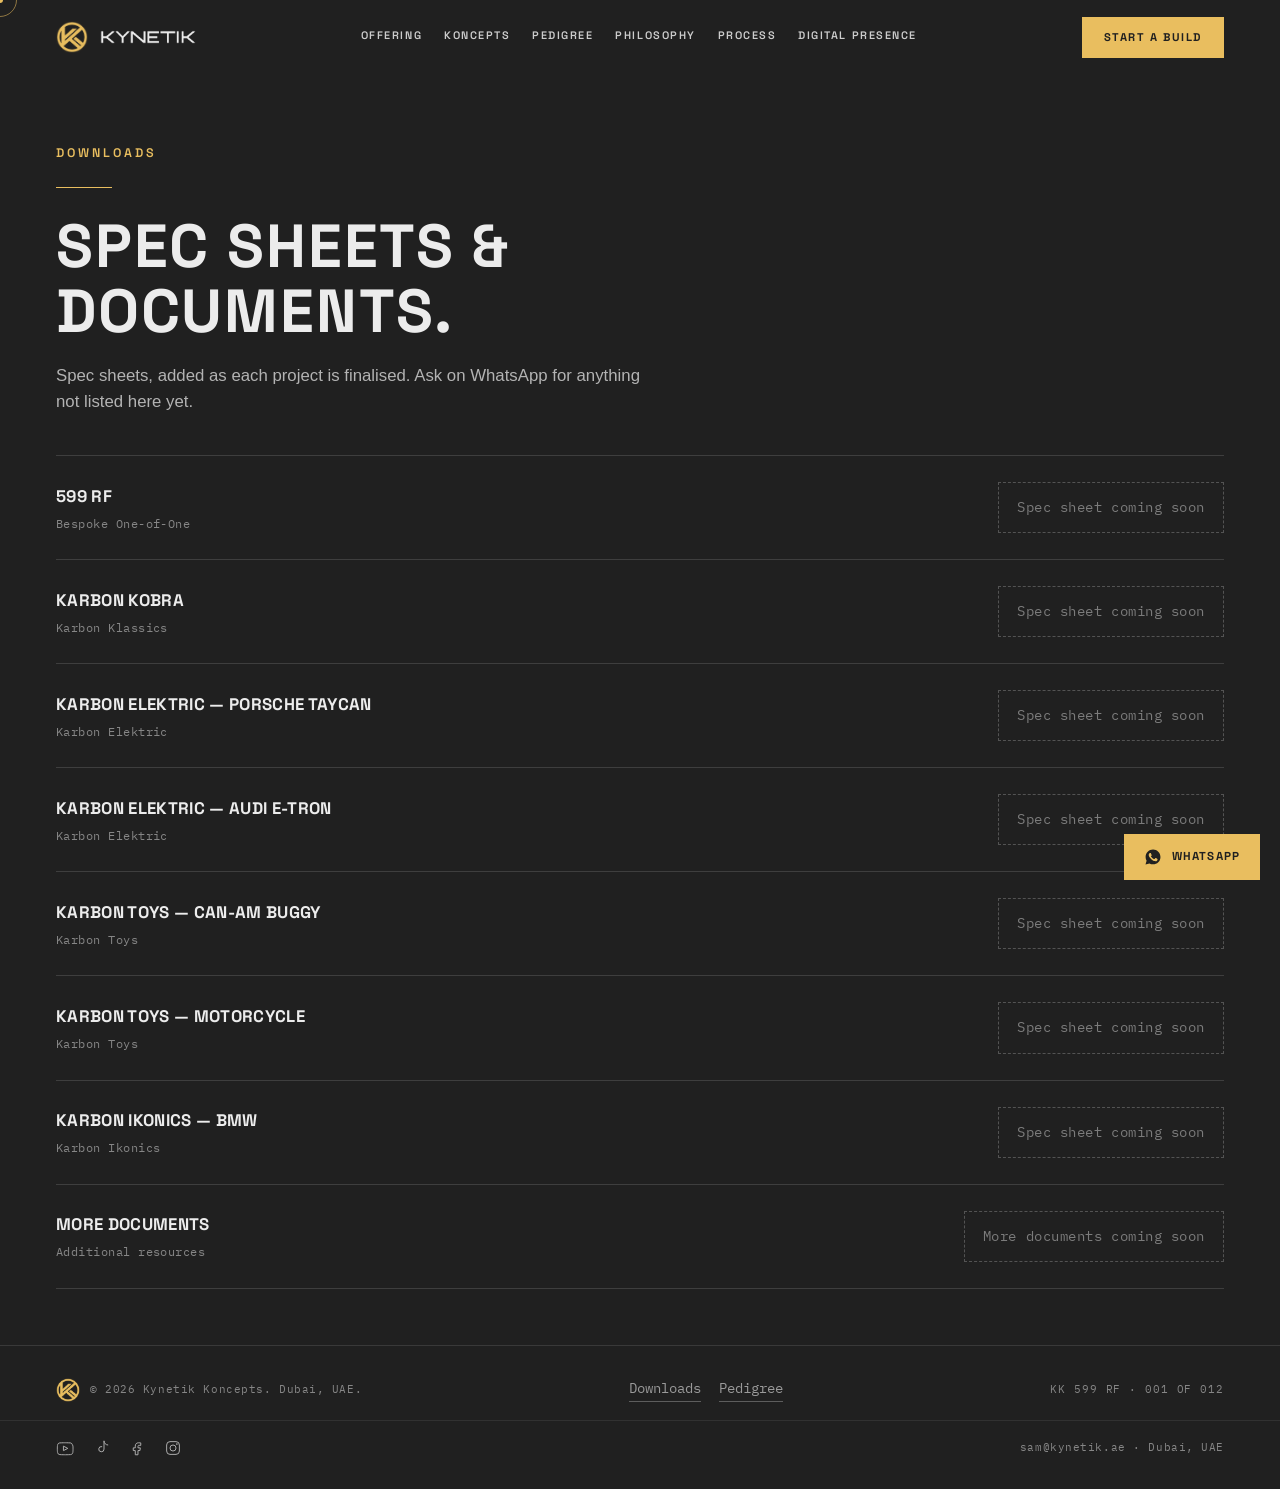
<file: downloads.html>
<!doctype html>
<html lang="en">
<head>
<meta charset="utf-8">
<meta name="viewport" content="width=device-width, initial-scale=1">
<title>Downloads — Kynetik Koncepts</title>
<meta name="description" content="Spec sheets and documents for every Kynetik Koncepts project, in one place.">
<link rel="icon" type="image/png" href="[data-uri]">

<link rel="preconnect" href="https://fonts.googleapis.com">
<link rel="preconnect" href="https://fonts.gstatic.com" crossorigin>
<link href="https://fonts.googleapis.com/css2?family=Space+Grotesk:wght@500;600;700&family=IBM+Plex+Mono:wght@400;500;600&display=swap" rel="stylesheet">

<link rel="stylesheet" href="assets/css/site.css">
</head>
<!-- Round 2: no header nav item points here any more (Downloads was removed
     from the header nav and is now footer-only, replaced in the nav order
     by Digital Presence) — data-nav-active dropped since there's no nav
     link left to mark active. Still linked from the footer on every page. -->
<body>

<div id="site-nav-slot"></div>
<script src="assets/js/site-chrome.js"></script>

<main id="top">

  <section class="section ground-black js-scrub-section page-hero">
    <div class="wrap">
      <p class="eyebrow">Downloads</p>
      <hr class="hairline">
      <h1 class="display h1 js-scrub" style="margin-top:26px;">Spec sheets &amp; documents.</h1>
      <!-- full-site polish pass (via /impeccable critique, P0): the
           previous line invited sharing this page with a client while
           every single row below still renders "coming soon" — a real
           gap between the copy's promise and the page's current state.
           Reworded so the page states what's actually true right now. -->
      <p class="sub-line">Spec sheets, added as each project is finalised. Ask on WhatsApp for anything not listed here yet.</p>

      <!-- Round 2: flattened to one undivided list under this single
           Downloads heading — the "Projects" / "Company Documents" group
           headers are gone; all rows (7 project spec sheets + the "more
           documents" row) sit together. Row behaviour is unchanged from
           round 1: still window.KKRenderPdf() driven, see the script below. -->
      <div class="downloads-list">
        <div class="downloads-row">
          <div>
            <div class="downloads-row__name">599 RF</div>
            <div class="downloads-row__meta">Bespoke One-of-One</div>
          </div>
          <div class="pdf-block" id="pdf-599rf"></div>
        </div>
        <div class="downloads-row">
          <div>
            <div class="downloads-row__name">Karbon Kobra</div>
            <div class="downloads-row__meta">Karbon Klassics</div>
          </div>
          <div class="pdf-block" id="pdf-kobra"></div>
        </div>
        <div class="downloads-row">
          <div>
            <div class="downloads-row__name">Karbon Elektric — Porsche Taycan</div>
            <div class="downloads-row__meta">Karbon Elektric</div>
          </div>
          <div class="pdf-block" id="pdf-taycan"></div>
        </div>
        <div class="downloads-row">
          <div>
            <div class="downloads-row__name">Karbon Elektric — Audi e-tron</div>
            <div class="downloads-row__meta">Karbon Elektric</div>
          </div>
          <div class="pdf-block" id="pdf-etron"></div>
        </div>
        <div class="downloads-row">
          <div>
            <div class="downloads-row__name">Karbon Toys — Can-Am Buggy</div>
            <div class="downloads-row__meta">Karbon Toys</div>
          </div>
          <div class="pdf-block" id="pdf-canam"></div>
        </div>
        <div class="downloads-row">
          <div>
            <div class="downloads-row__name">Karbon Toys — Motorcycle</div>
            <div class="downloads-row__meta">Karbon Toys</div>
          </div>
          <div class="pdf-block" id="pdf-moto"></div>
        </div>
        <div class="downloads-row">
          <div>
            <div class="downloads-row__name">Karbon Ikonics — BMW</div>
            <div class="downloads-row__meta">Karbon Ikonics</div>
          </div>
          <div class="pdf-block" id="pdf-bmw"></div>
        </div>
        <!-- The Company Profile and Brand Guidelines PDFs used as source material for
             this site are internal reference documents, not public-facing downloads,
             so they are intentionally left off this client-facing page rather than
             guessed into a download link. Add real public documents here as they
             become available. -->
        <div class="downloads-row">
          <div>
            <div class="downloads-row__name">More documents</div>
            <div class="downloads-row__meta">Additional resources</div>
          </div>
          <div class="pdf-block"><p class="pdf-block__soon">More documents coming soon</p></div>
        </div>
      </div>
    </div>
  </section>

  <script>
    /* No spec-sheet PDFs exist yet for any project — every row renders the
       "coming soon" state via window.KKRenderPdf() in site-interactions.js.
       Fill in a row's `url` (direct hosted file) or `driveId` (+ optional
       `driveDownloadUrl`) once a real PDF exists; this list is the single
       place to extend when adding more documents later. */
    document.addEventListener('DOMContentLoaded', function(){
      var rows = [
        { id: "pdf-599rf", pdf: { url: null, driveId: null, driveDownloadUrl: null } },
        { id: "pdf-kobra", pdf: { url: null, driveId: null, driveDownloadUrl: null } },
        { id: "pdf-taycan", pdf: { url: null, driveId: null, driveDownloadUrl: null } },
        { id: "pdf-etron", pdf: { url: null, driveId: null, driveDownloadUrl: null } },
        { id: "pdf-canam", pdf: { url: null, driveId: null, driveDownloadUrl: null } },
        { id: "pdf-moto", pdf: { url: null, driveId: null, driveDownloadUrl: null } },
        { id: "pdf-bmw", pdf: { url: null, driveId: null, driveDownloadUrl: null } }
      ];
      rows.forEach(function(r){
        var el = document.getElementById(r.id);
        if(el && window.KKRenderPdf){ window.KKRenderPdf(el, r.pdf); }
      });
    });
  </script>

</main>

<div id="site-footer-slot"></div>
<script src="assets/js/site-chrome.js"></script>

<script src="assets/js/site-interactions.js"></script>
</body>
</html>
</file>
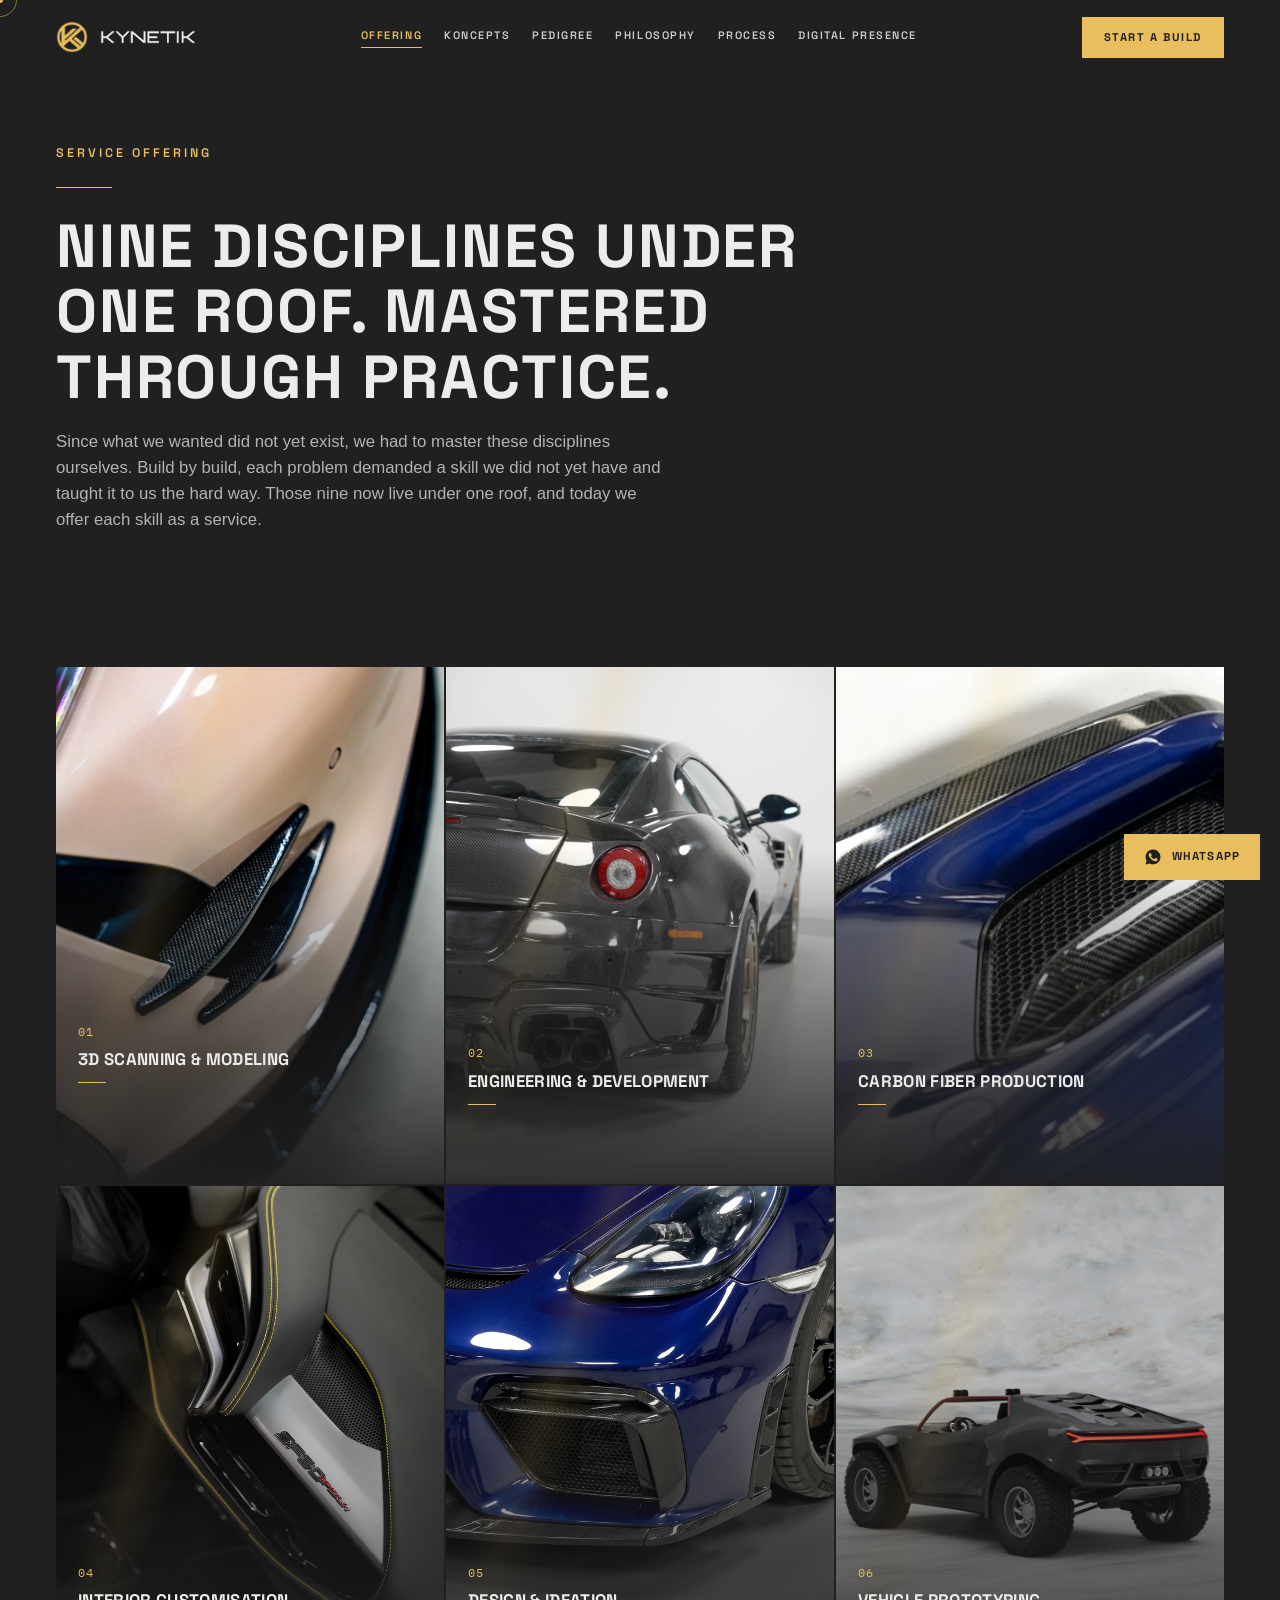
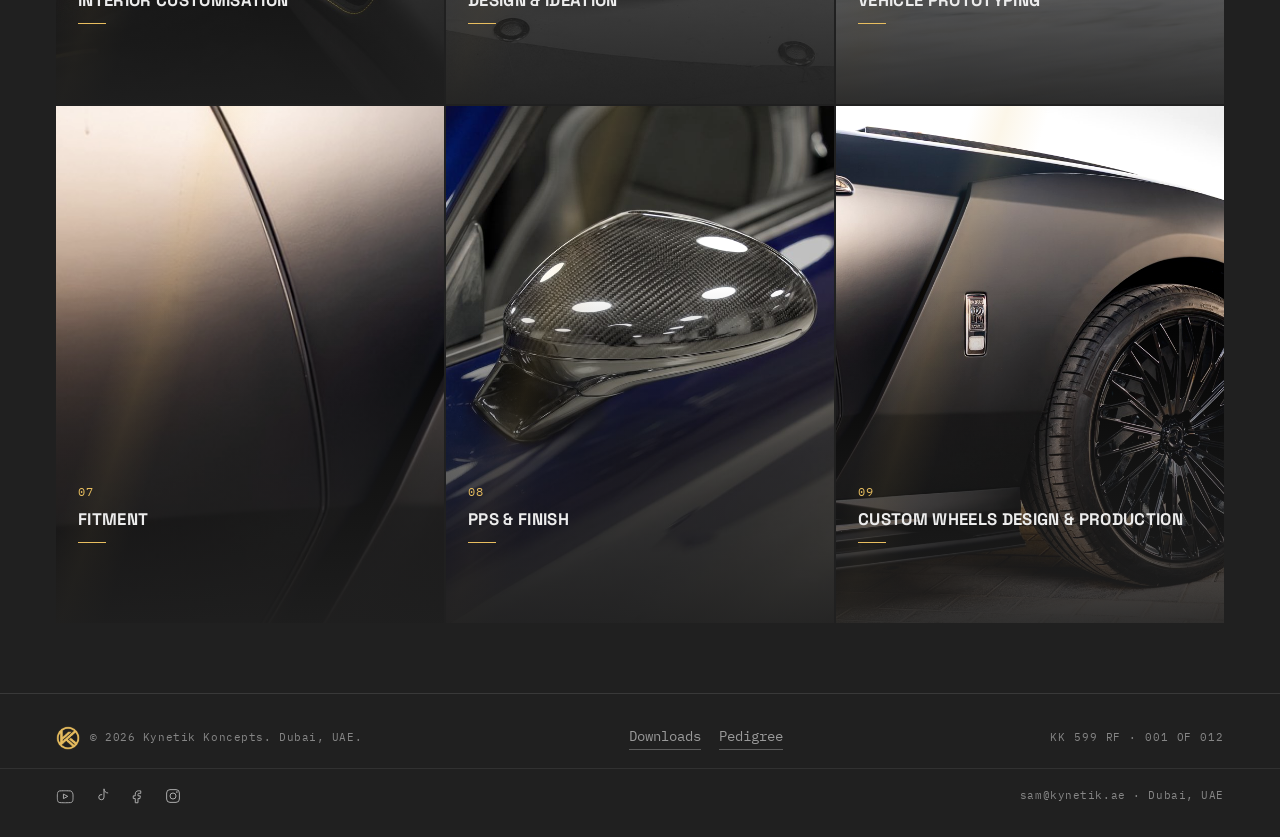
<file: offering.html>
<!doctype html>
<html lang="en">
<head>
<meta charset="utf-8">
<meta name="viewport" content="width=device-width, initial-scale=1">
<title>Service Offering — Kynetik Koncepts</title>
<meta name="description" content="Nine disciplines under one roof, mastered through practice — design and engineering, carbon production, and fitment and finish, all done in-house.">
<link rel="icon" type="image/png" href="[data-uri]">

<link rel="preconnect" href="https://fonts.googleapis.com">
<link rel="preconnect" href="https://fonts.gstatic.com" crossorigin>
<link href="https://fonts.googleapis.com/css2?family=Space+Grotesk:wght@500;600;700&family=IBM+Plex+Mono:wght@400;500;600&display=swap" rel="stylesheet">

<link rel="stylesheet" href="assets/css/site.css">
</head>
<body data-nav-active="offering">

<div id="site-nav-slot"></div>
<script src="assets/js/site-chrome.js"></script>

<main id="top">

  <!-- Round 5: Offering moved off the homepage into its own page, the same
       way Pedigree already works. The old #offering section's real copy
       (headline/sub-lines/9 titles+descs) is carried over unchanged; only
       the presentation changes, from flat icon tiles to the Numbered Tile
       pattern with real photography per offering (same pattern as What We
       Make's .make-tile, new classes here so a future maintainer doesn't
       read "make-tile" on an unrelated page). Four of nine have a genuine
       content match, recovered from source/template.html's old 3-card
       Services section (service-panels/interior/protective.jpg were
       already matched there) plus 8 (2).jpg for wheels, newly processed
       into assets/img/offer-wheels.jpg. The other five (3D Scanning,
       Engineering, Design & Ideation, Vehicle Prototyping, Fitment) have
       no matching photography in Website Assets/ — flagged PLACEHOLDER,
       same convention as The Process section.

       Full-site polish pass (via /impeccable critique, P0): the "(01
       PLACEHOLDER)" etc. suffix used to render as literal visible copy
       in the brand's accent color on the live page — a real production
       defect, not just internal shorthand, confirmed in-browser at both
       breakpoints. Each affected tile's <img alt> already carries the
       real tracking ("PLACEHOLDER — real X photography needed"), which
       isn't rendered, so the visible index numbers were stripped back to
       plain "01"-"09" without losing the gap tracking. Check alt text,
       not the visible index, to find which of the 9 tiles still need
       real photography. -->
  <section class="section ground-black js-scrub-section page-hero">
    <div class="wrap">
      <!-- Round 13 amends: nav item stays "Offering" (singular) but the
           page/section heading is deliberately "Service Offering" — an
           intentional nav-vs-heading naming split, not drift. See the
           homepage teaser section for the matching heading. -->
      <p class="eyebrow">Service Offering</p>
      <hr class="hairline">
      <h1 class="display h1 js-scrub" style="margin-top:26px; max-width:22ch;">Nine disciplines under one roof. Mastered through practice.</h1>
      <p class="sub-line">Since what we wanted did not yet exist, we had to master these disciplines ourselves. Build by build, each problem demanded a skill we did not yet have and taught it to us the hard way. Those nine now live under one roof, and today we offer each skill as a service.</p>
    </div>
  </section>

  <section class="section section--tight ground-black js-scrub-section">
    <div class="wrap">
      <div class="offering-grid">
        <article class="offering-tile js-cursor-target" tabindex="0">
          <div class="offering-tile__media media"><img src="assets/img/projects/taycan-splitter.jpg" alt="PLACEHOLDER — real 3D Scanning &amp; Modeling photography needed" loading="lazy"></div>
          <div class="offering-tile__scrim" aria-hidden="true"></div>
          <div class="offering-tile__body">
            <p class="offering-tile__index">01</p>
            <h2 class="offering-tile__title">3D Scanning &amp; Modeling</h2>
            <hr class="offering-tile__rule">
            <p class="offering-tile__desc">Every surface scanned and modelled in three dimensions, the exact foundation a perfect carbon fit demands.</p>
          </div>
        </article>
        <article class="offering-tile js-cursor-target" tabindex="0">
          <div class="offering-tile__media media"><img src="assets/img/projects/599rf-front.jpg" alt="PLACEHOLDER — real Engineering &amp; Development photography needed" loading="lazy"></div>
          <div class="offering-tile__scrim" aria-hidden="true"></div>
          <div class="offering-tile__body">
            <p class="offering-tile__index">02</p>
            <h2 class="offering-tile__title">Engineering &amp; Development</h2>
            <hr class="offering-tile__rule">
            <p class="offering-tile__desc">Engineering that keeps the platform dependable beneath the coachwork, refined until form and function agree.</p>
          </div>
        </article>
        <!-- SOURCE: service-panels.jpg — moulded carbon intake panel, recovered
             match from source/template.html's original Services section
             ("Carbon Exterior Panels"). Genuine content match, not a placeholder. -->
        <article class="offering-tile js-cursor-target" tabindex="0">
          <div class="offering-tile__media media"><img src="assets/img/service-panels.jpg" alt="Moulded carbon exterior panel" loading="lazy"></div>
          <div class="offering-tile__scrim" aria-hidden="true"></div>
          <div class="offering-tile__body">
            <p class="offering-tile__index">03</p>
            <h2 class="offering-tile__title">Carbon Fiber Production</h2>
            <hr class="offering-tile__rule">
            <p class="offering-tile__desc">Bespoke panels laid up and cured in carbon fibre, to the same standard on every build.</p>
          </div>
        </article>
        <!-- SOURCE: service-interior.jpg — Ferrari SF90 Spider cabin, yellow
             contrast stitching, recovered match from source/template.html
             ("The Interior Department"). Genuine content match. -->
        <article class="offering-tile js-cursor-target" tabindex="0">
          <div class="offering-tile__media media"><img src="assets/img/service-interior.jpg" alt="Bespoke car interior, contrast stitching" loading="lazy"></div>
          <div class="offering-tile__scrim" aria-hidden="true"></div>
          <div class="offering-tile__body">
            <p class="offering-tile__index">04</p>
            <h2 class="offering-tile__title">Interior Customisation</h2>
            <hr class="offering-tile__rule">
            <p class="offering-tile__desc">Bespoke cabins, retrims and carbon trim, composed to the taste of the owner who commissioned it.</p>
          </div>
        </article>
        <article class="offering-tile js-cursor-target" tabindex="0">
          <div class="offering-tile__media media"><img src="assets/img/offer-ikonics.jpg" alt="PLACEHOLDER — real Design &amp; Ideation photography needed" loading="lazy"></div>
          <div class="offering-tile__scrim" aria-hidden="true"></div>
          <div class="offering-tile__body">
            <p class="offering-tile__index">05</p>
            <h2 class="offering-tile__title">Design &amp; Ideation</h2>
            <hr class="offering-tile__rule">
            <p class="offering-tile__desc">Every build starts as a conversation, then a sketch, then a shape refined until it feels right.</p>
          </div>
        </article>
        <article class="offering-tile js-cursor-target" tabindex="0">
          <div class="offering-tile__media media"><img src="assets/img/projects/canam-render.jpg" alt="PLACEHOLDER — real Vehicle Prototyping photography needed" loading="lazy"></div>
          <div class="offering-tile__scrim" aria-hidden="true"></div>
          <div class="offering-tile__body">
            <p class="offering-tile__index">06</p>
            <h2 class="offering-tile__title">Vehicle Prototyping</h2>
            <hr class="offering-tile__rule">
            <p class="offering-tile__desc">Prototyped and printed before carbon is cut once, proving the fit before it becomes permanent.</p>
          </div>
        </article>
        <article class="offering-tile js-cursor-target" tabindex="0">
          <div class="offering-tile__media media"><img src="assets/img/projects/motorcycle-detail.jpg" alt="PLACEHOLDER — real Fitment photography needed" loading="lazy"></div>
          <div class="offering-tile__scrim" aria-hidden="true"></div>
          <div class="offering-tile__body">
            <p class="offering-tile__index">07</p>
            <h2 class="offering-tile__title">Fitment</h2>
            <hr class="offering-tile__rule">
            <p class="offering-tile__desc">Every panel is test-fitted and installed by the same hands that built it, panel by panel.</p>
          </div>
        </article>
        <!-- SOURCE: service-protective.jpg — carbon wing mirror, near mirror-
             gloss finish, recovered match from source/template.html
             ("Protective Coachwork"). Genuine content match. -->
        <article class="offering-tile js-cursor-target" tabindex="0">
          <div class="offering-tile__media media"><img src="assets/img/service-protective.jpg" alt="Glossy protective coating on a carbon surface" loading="lazy"></div>
          <div class="offering-tile__scrim" aria-hidden="true"></div>
          <div class="offering-tile__body">
            <p class="offering-tile__index">08</p>
            <h2 class="offering-tile__title">PPS &amp; Finish</h2>
            <hr class="offering-tile__rule">
            <p class="offering-tile__desc">Protective coatings and finish work, all but invisible, done to concours standard.</p>
          </div>
        </article>
        <!-- SOURCE: 8 (2).jpg — Rolls-Royce multi-spoke wheel, full profile:
             genuine content match, newly processed into offer-wheels.jpg. -->
        <article class="offering-tile js-cursor-target" tabindex="0">
          <div class="offering-tile__media media"><img src="assets/img/offer-wheels.jpg" alt="Custom multi-spoke wheel, full profile" loading="lazy"></div>
          <div class="offering-tile__scrim" aria-hidden="true"></div>
          <div class="offering-tile__body">
            <p class="offering-tile__index">09</p>
            <h2 class="offering-tile__title">Custom Wheels Design &amp; Production</h2>
            <hr class="offering-tile__rule">
            <p class="offering-tile__desc">Bespoke wheel designs, engineered and produced in-house to complete the car's one-of-one character.</p>
          </div>
        </article>
      </div>
    </div>
  </section>

</main>

<div id="site-footer-slot"></div>
<script src="assets/js/site-chrome.js"></script>

<script src="assets/js/site-interactions.js"></script>
</body>
</html>
</file>
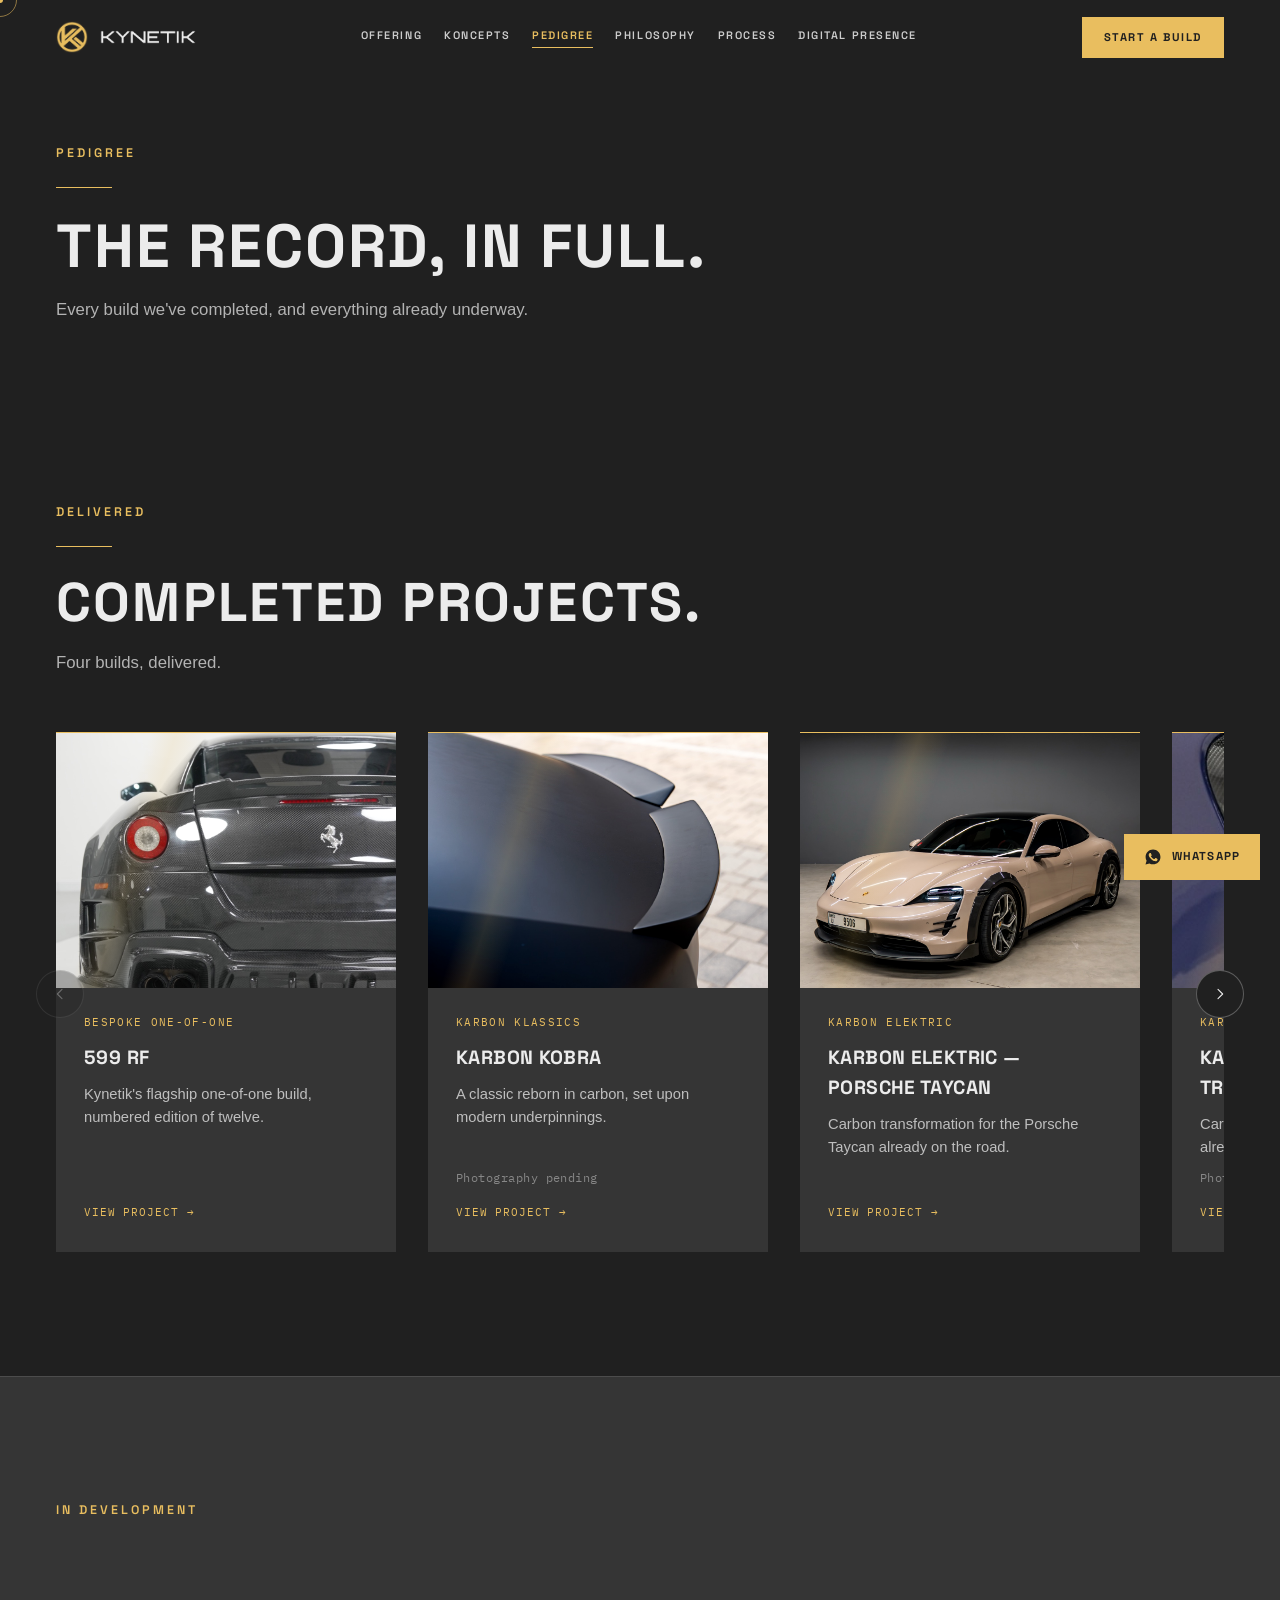
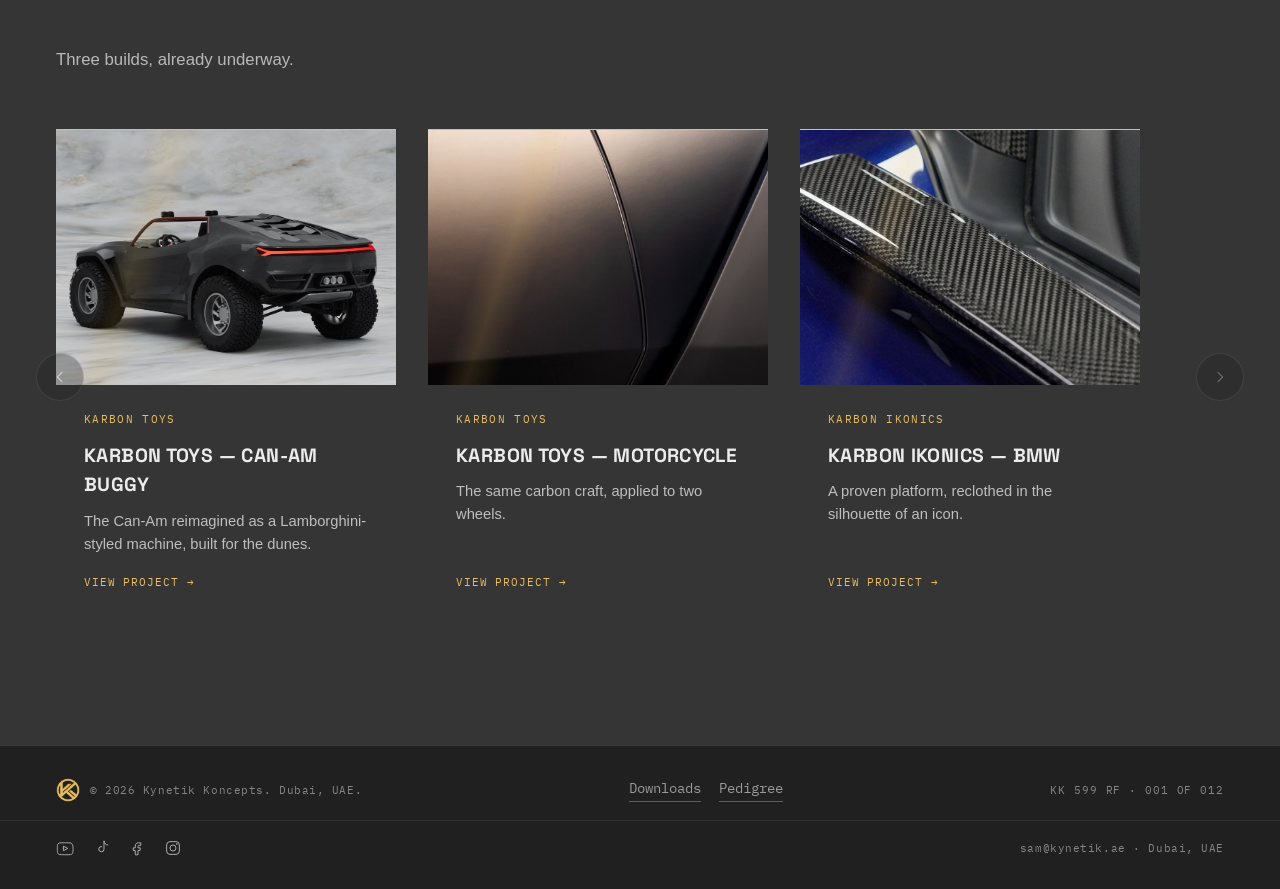
<file: pedigree.html>
<!doctype html>
<html lang="en">
<head>
<meta charset="utf-8">
<meta name="viewport" content="width=device-width, initial-scale=1">
<title>Pedigree — Kynetik Koncepts</title>
<meta name="description" content="The record, in full: every Kynetik Koncepts build completed, and everything already underway.">
<link rel="icon" type="image/png" href="[data-uri]">

<link rel="preconnect" href="https://fonts.googleapis.com">
<link rel="preconnect" href="https://fonts.gstatic.com" crossorigin>
<link href="https://fonts.googleapis.com/css2?family=Space+Grotesk:wght@500;600;700&family=IBM+Plex+Mono:wght@400;500;600&display=swap" rel="stylesheet">

<link rel="stylesheet" href="assets/css/site.css">
</head>
<body data-nav-active="pedigree">

<div id="site-nav-slot"></div>
<script src="assets/js/site-chrome.js"></script>

<main id="top">

  <!-- Round 2: pedigree-completed.html and pedigree-upcoming.html were
       merged directly into this page as two sequential "pillar" sections
       (deleted afterward — grepped the whole site first to confirm nothing
       else still links to them). Each pillar shows its project cards
       immediately; no more click-through tiles. Individual project cards
       are unchanged and still link out to their own /projects/*.html page. -->
  <section class="section ground-black js-scrub-section page-hero">
    <div class="wrap">
      <p class="eyebrow">Pedigree</p>
      <hr class="hairline">
      <h1 class="display h1 js-scrub" style="margin-top:26px;">The record, in full.</h1>
      <p class="sub-line">Every build we've completed, and everything already underway.</p>
    </div>
  </section>

  <section class="section ground-black js-scrub-section pedigree-pillar" id="completed">
    <div class="wrap">
      <p class="eyebrow">Delivered</p>
      <hr class="hairline">
      <h2 class="display h2 js-scrub" style="margin-top:26px;">Completed projects.</h2>
      <p class="sub-line">Four builds, delivered.</p>

      <!-- Round 13 (content update from client docx): "show our cars in a
           horizontal card slide element" — see .pedigree-slider in
           site.css for the full rationale. Nav buttons are wired up in
           site-interactions.js (data-slide-target links each button to
           its own track by id). -->
      <div class="pedigree-slider">
        <button class="pedigree-slider__nav pedigree-slider__nav--prev js-cursor-target" data-slide="prev" data-slide-target="pedigreeSliderDelivered" aria-label="Previous" disabled>
          <svg width="16" height="16" viewBox="0 0 24 24" fill="none"><path d="M15 5l-7 7 7 7" stroke="currentColor" stroke-width="1.6" stroke-linecap="round" stroke-linejoin="round"/></svg>
        </button>
        <button class="pedigree-slider__nav pedigree-slider__nav--next js-cursor-target" data-slide="next" data-slide-target="pedigreeSliderDelivered" aria-label="Next">
          <svg width="16" height="16" viewBox="0 0 24 24" fill="none"><path d="M9 5l7 7-7 7" stroke="currentColor" stroke-width="1.6" stroke-linecap="round" stroke-linejoin="round"/></svg>
        </button>
        <div class="pedigree-slider__track" id="pedigreeSliderDelivered">
        <!-- SOURCE: DSC00262 (1).JPG — same 599 RF hero shot used on its project page. -->
        <a class="project-card js-cursor-target" href="projects/599-rf.html">
          <div class="project-card__media media">
            <img src="assets/img/projects/599rf-hero.jpg" alt="599 RF, rear three-quarter, exposed carbon fibre" loading="lazy">
          </div>
          <div class="project-card__body">
            <p class="project-card__eyebrow">Bespoke One-of-One</p>
            <h3 class="project-card__title">599 RF</h3>
            <p class="project-card__tagline">Kynetik's flagship one-of-one build, numbered edition of twelve.</p>
            <p class="project-card__cta">View Project &rarr;</p>
          </div>
        </a>
        <!-- SOURCE: 12-2 (2).jpg — generic carbon-detail stand-in; no Karbon Kobra photography exists yet.
             Full-site polish pass (via /impeccable critique, P1): flagged as a real
             finding — this page's entire premise is "the record, in full," so a
             generic stand-in silently presented as this specific build is a bigger
             credibility risk here than an unphotographed capability would be on
             offering.html. Given an honest visible flag rather than staying silent,
             matching the same "say so, don't fake it" instinct the PDF coming-soon
             state and the Process placeholder photography already use elsewhere. -->
        <a class="project-card js-cursor-target" href="projects/karbon-kobra.html">
          <div class="project-card__media media">
            <img src="assets/img/projects/kobra-detail.jpg" alt="Matte carbon coachwork detail" loading="lazy">
          </div>
          <div class="project-card__body">
            <p class="project-card__eyebrow">Karbon Klassics</p>
            <h3 class="project-card__title">Karbon Kobra</h3>
            <p class="project-card__tagline">A classic reborn in carbon, set upon modern underpinnings.</p>
            <p class="project-card__pending">Photography pending</p>
            <p class="project-card__cta">View Project &rarr;</p>
          </div>
        </a>
        <!-- SOURCE: 61.jpg — Porsche Taycan hero shot, same asset used on its project page. -->
        <a class="project-card js-cursor-target" href="projects/karbon-elektric-taycan.html">
          <div class="project-card__media media">
            <img src="assets/img/projects/taycan-hero.jpg" alt="Porsche Taycan, front three-quarter" loading="lazy">
          </div>
          <div class="project-card__body">
            <p class="project-card__eyebrow">Karbon Elektric</p>
            <h3 class="project-card__title">Karbon Elektric — Porsche Taycan</h3>
            <p class="project-card__tagline">Carbon transformation for the Porsche Taycan already on the road.</p>
            <p class="project-card__cta">View Project &rarr;</p>
          </div>
        </a>
        <!-- SOURCE: magnific_..._1lOPUnBr4r (1).jpg — tight macro crop; no Karbon Elektric e-tron photography exists yet.
             Full-site polish pass (via /impeccable critique, P1): same visible-flag
             treatment as the Kobra card above, and see index.html's polish-pass
             comments for why "you already drive" was dropped from this tagline. -->
        <a class="project-card js-cursor-target" href="projects/karbon-elektric-etron.html">
          <div class="project-card__media media">
            <img src="assets/img/projects/etron-detail.jpg" alt="Carbon intake panel detail" loading="lazy">
          </div>
          <div class="project-card__body">
            <p class="project-card__eyebrow">Karbon Elektric</p>
            <h3 class="project-card__title">Karbon Elektric — Audi e-tron</h3>
            <p class="project-card__tagline">Carbon transformation for the Audi e-tron already on the road.</p>
            <p class="project-card__pending">Photography pending</p>
            <p class="project-card__cta">View Project &rarr;</p>
          </div>
        </a>
        </div>
      </div>
    </div>
  </section>

  <section class="section ground-grey js-scrub-section pedigree-pillar" id="upcoming">
    <div class="wrap">
      <p class="eyebrow">In Development</p>
      <hr class="hairline">
      <h2 class="display h2 js-scrub" style="margin-top:26px;">Upcoming projects.</h2>
      <p class="sub-line">Three builds, already underway.</p>

      <div class="pedigree-slider">
        <button class="pedigree-slider__nav pedigree-slider__nav--prev js-cursor-target" data-slide="prev" data-slide-target="pedigreeSliderUpcoming" aria-label="Previous" disabled>
          <svg width="16" height="16" viewBox="0 0 24 24" fill="none"><path d="M15 5l-7 7 7 7" stroke="currentColor" stroke-width="1.6" stroke-linecap="round" stroke-linejoin="round"/></svg>
        </button>
        <button class="pedigree-slider__nav pedigree-slider__nav--next js-cursor-target" data-slide="next" data-slide-target="pedigreeSliderUpcoming" aria-label="Next">
          <svg width="16" height="16" viewBox="0 0 24 24" fill="none"><path d="M9 5l7 7-7 7" stroke="currentColor" stroke-width="1.6" stroke-linecap="round" stroke-linejoin="round"/></svg>
        </button>
        <div class="pedigree-slider__track" id="pedigreeSliderUpcoming">
        <!-- SOURCE: 4.png — CGI concept render, same asset used on its project page. -->
        <a class="project-card js-cursor-target" href="projects/karbon-toys-canam.html">
          <div class="project-card__media media">
            <img src="assets/img/projects/canam-render.jpg" alt="Karbon Toys Can-Am buggy concept render" loading="lazy">
          </div>
          <div class="project-card__body">
            <p class="project-card__eyebrow">Karbon Toys</p>
            <h3 class="project-card__title">Karbon Toys — Can-Am Buggy</h3>
            <p class="project-card__tagline">The Can-Am reimagined as a Lamborghini-styled machine, built for the dunes.</p>
            <p class="project-card__cta">View Project &rarr;</p>
          </div>
        </a>
        <!-- SOURCE: 8 (2).jpg — tight panel-line crop; no Karbon Toys Motorcycle photography or copy exists yet. -->
        <a class="project-card js-cursor-target" href="projects/karbon-toys-motorcycle.html">
          <div class="project-card__media media">
            <img src="assets/img/projects/motorcycle-detail.jpg" alt="Carbon body panel line detail" loading="lazy">
          </div>
          <div class="project-card__body">
            <p class="project-card__eyebrow">Karbon Toys</p>
            <h3 class="project-card__title">Karbon Toys — Motorcycle</h3>
            <p class="project-card__tagline">The same carbon craft, applied to two wheels.</p>
            <p class="project-card__cta">View Project &rarr;</p>
          </div>
        </a>
        <!-- SOURCE: magnific_..._lJ63Scqgv9 (1).png — tight macro crop; no Karbon Ikonics BMW photography exists yet. -->
        <a class="project-card js-cursor-target" href="projects/karbon-ikonics-bmw.html">
          <div class="project-card__media media">
            <img src="assets/img/projects/bmw-detail.jpg" alt="Carbon exterior panel detail" loading="lazy">
          </div>
          <div class="project-card__body">
            <p class="project-card__eyebrow">Karbon Ikonics</p>
            <h3 class="project-card__title">Karbon Ikonics — BMW</h3>
            <p class="project-card__tagline">A proven platform, reclothed in the silhouette of an icon.</p>
            <p class="project-card__cta">View Project &rarr;</p>
          </div>
        </a>
        </div>
      </div>
    </div>
  </section>

</main>

<div id="site-footer-slot"></div>
<script src="assets/js/site-chrome.js"></script>

<script src="assets/js/site-interactions.js"></script>
</body>
</html>
</file>
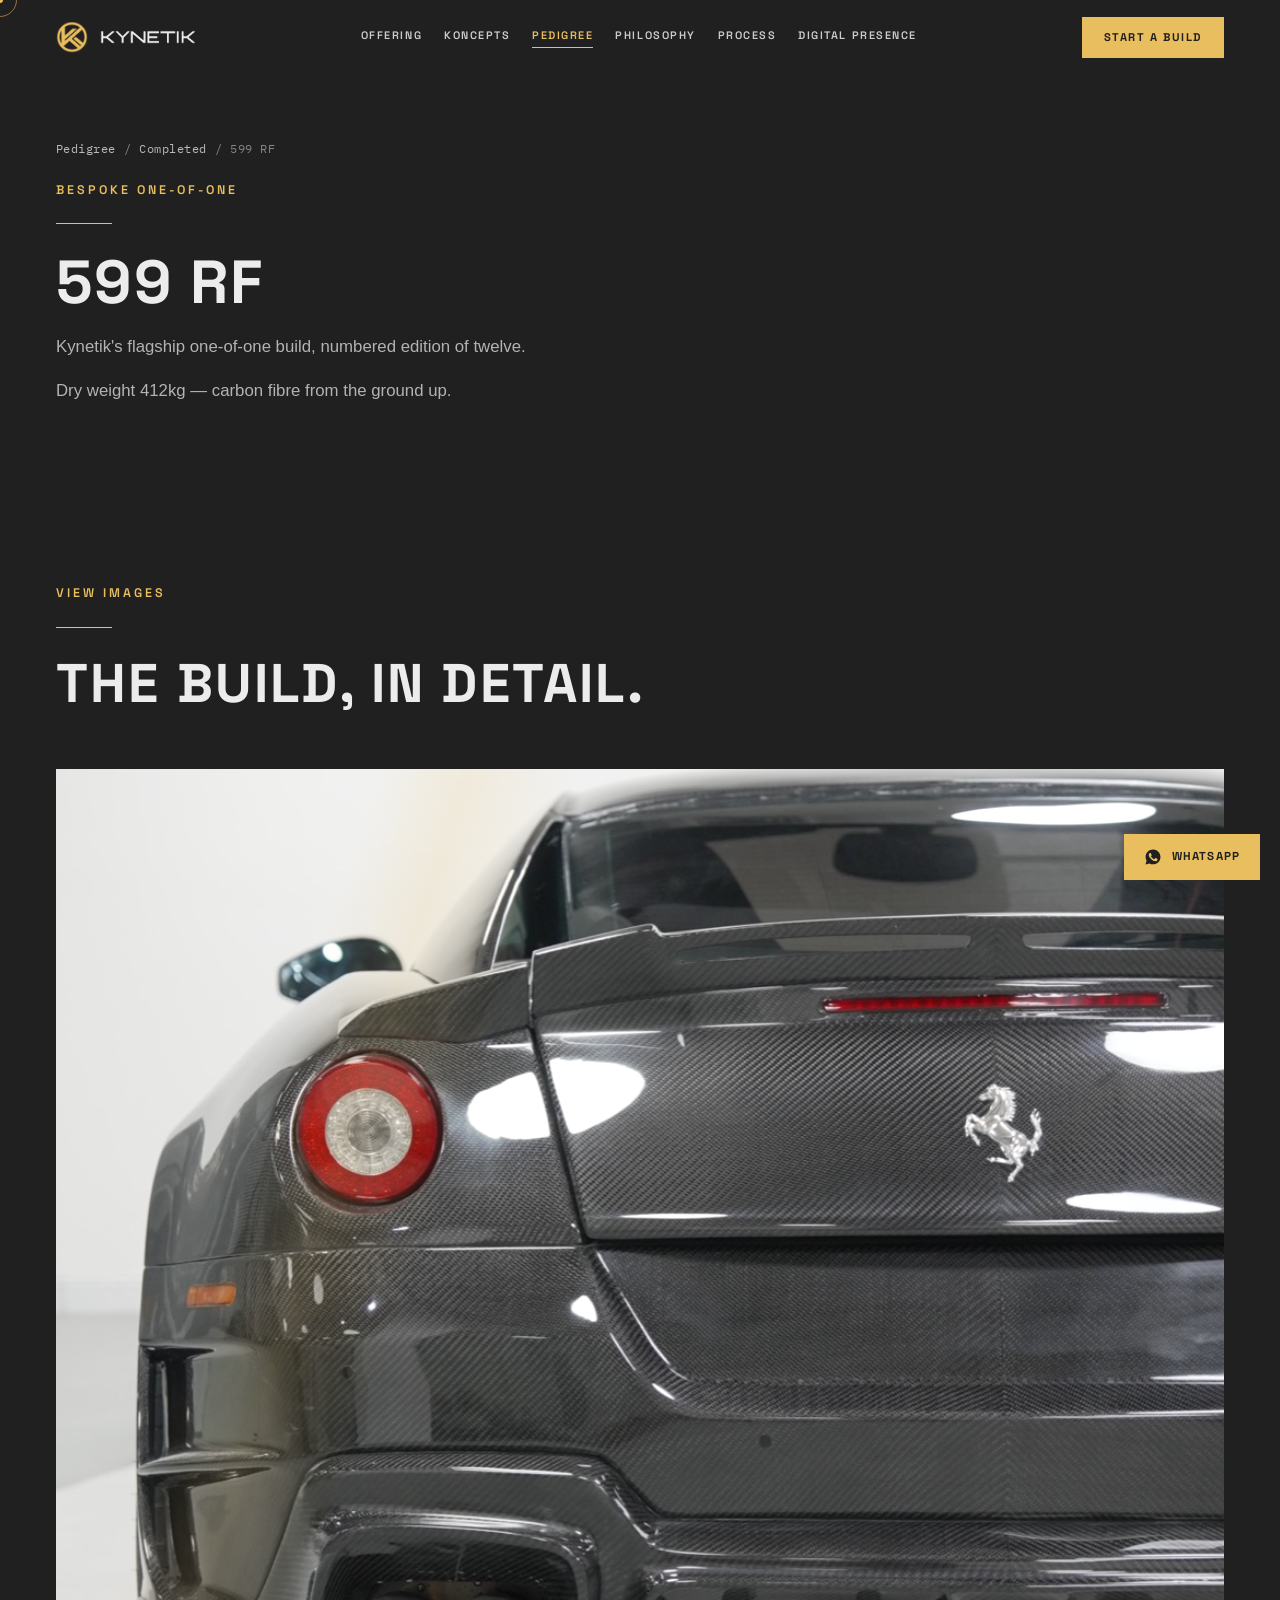
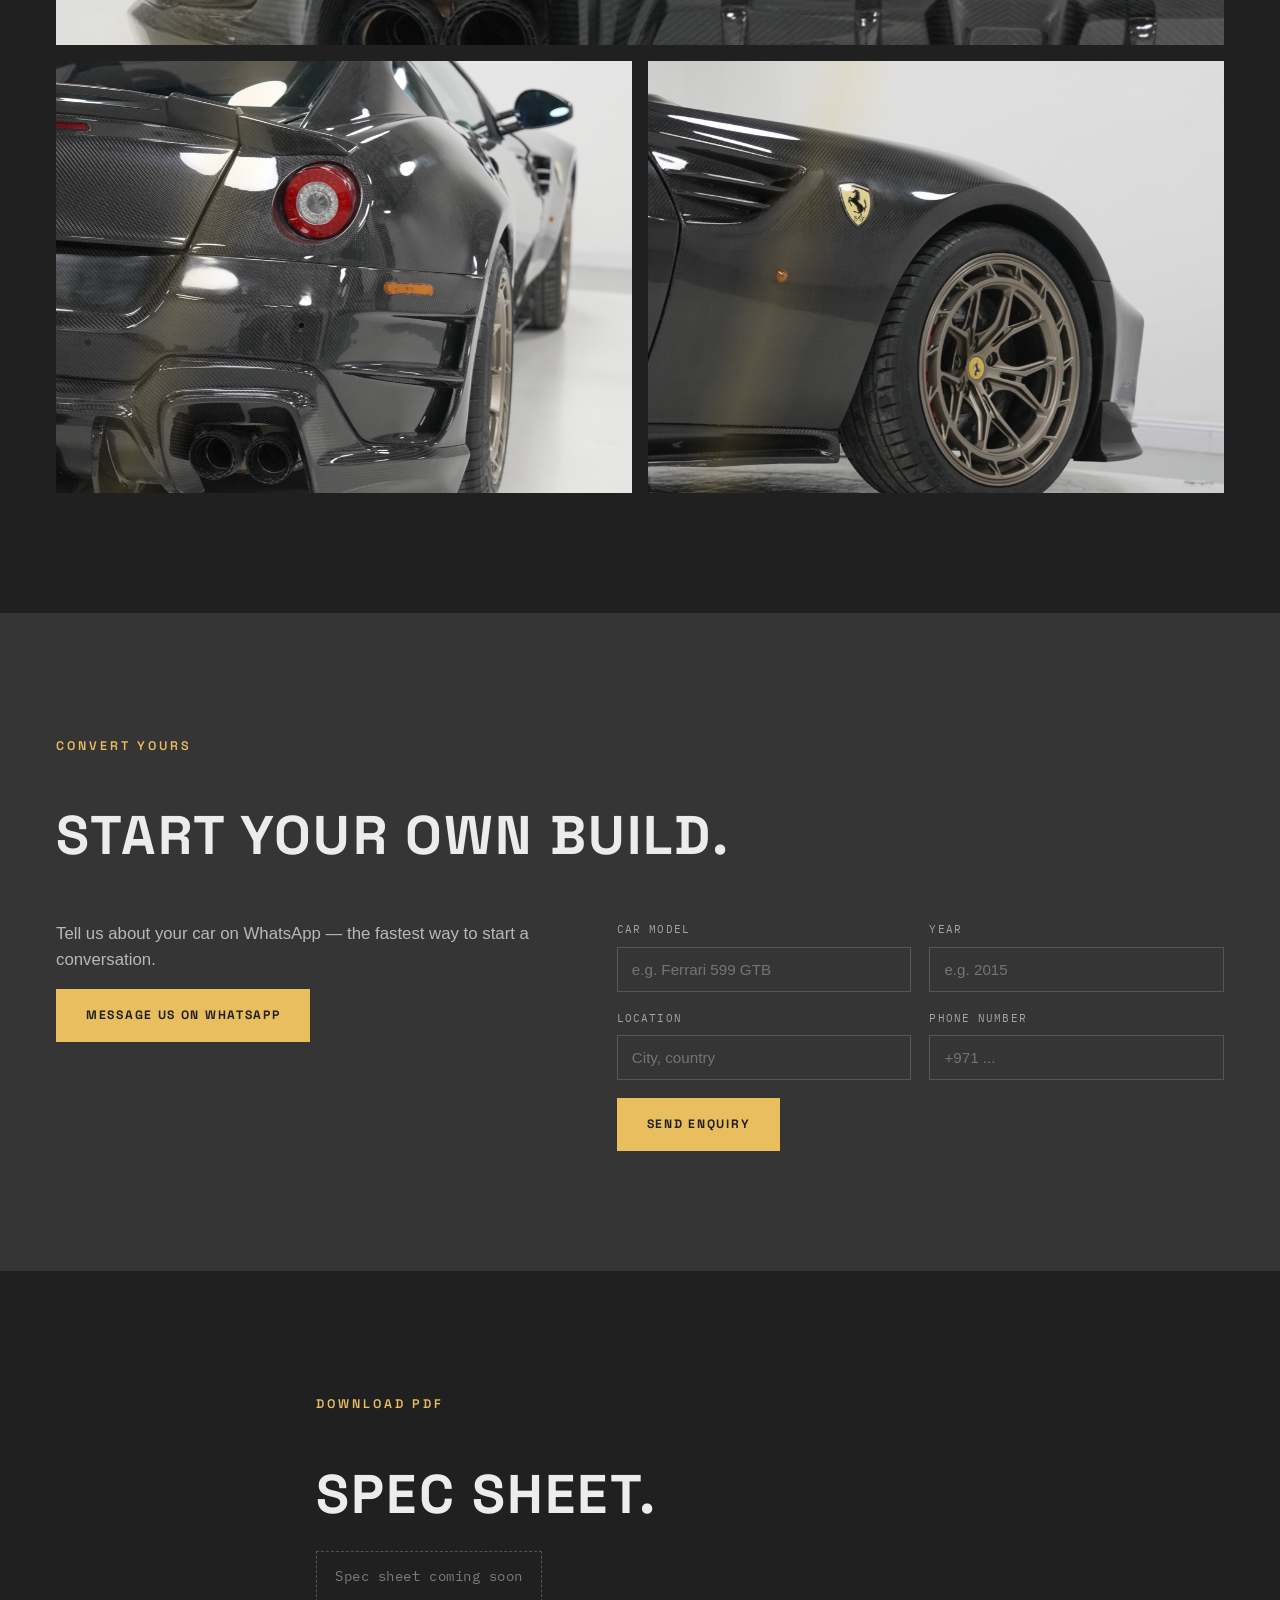
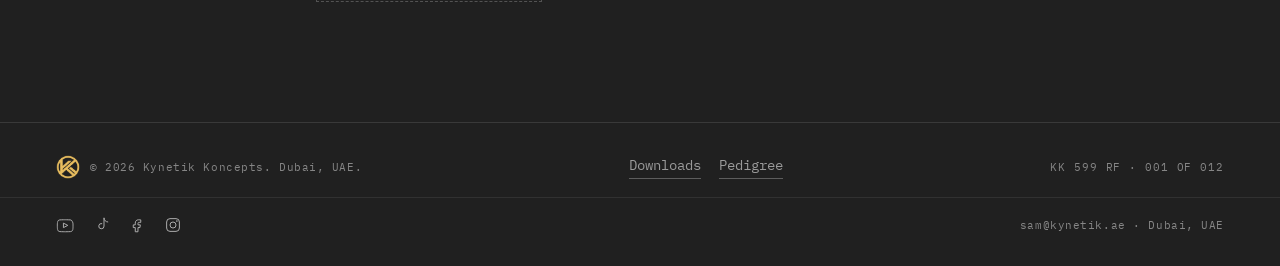
<file: projects/599-rf.html>
<!doctype html>
<html lang="en">
<head>
<meta charset="utf-8">
<meta name="viewport" content="width=device-width, initial-scale=1">
<title>599 RF — Kynetik Koncepts</title>
<meta name="description" content="The 599 RF: Kynetik's flagship one-of-one carbon fibre build, numbered edition of twelve.">
<link rel="icon" type="image/png" href="[data-uri]">

<link rel="preconnect" href="https://fonts.googleapis.com">
<link rel="preconnect" href="https://fonts.gstatic.com" crossorigin>
<link href="https://fonts.googleapis.com/css2?family=Space+Grotesk:wght@500;600;700&family=IBM+Plex+Mono:wght@400;500;600&display=swap" rel="stylesheet">

<link rel="stylesheet" href="../assets/css/site.css">
</head>
<body data-nav-active="pedigree">

<div id="site-nav-slot"></div>
<script src="../assets/js/site-chrome.js"></script>

<main id="top">

  <!-- ============ HERO / INTRO ============ -->
  <section class="section ground-black js-scrub-section page-hero">
    <div class="wrap">
      <div class="breadcrumb"><a href="../pedigree.html">Pedigree</a><span>/</span><a href="../pedigree.html#completed">Completed</a><span>/</span><span>599 RF</span></div>
      <p class="eyebrow">Bespoke One-of-One</p>
      <hr class="hairline">
      <h1 class="display h1 js-scrub" style="margin-top:26px;">599 RF</h1>
      <p class="sub-line">Kynetik's flagship one-of-one build, numbered edition of twelve.</p>
      <p class="sub-line">Dry weight 412kg — carbon fibre from the ground up.</p>
    </div>
  </section>

  <!-- ============ VIEW IMAGES ============ -->
  <section class="section ground-black js-scrub-section">
    <div class="wrap">
      <p class="eyebrow">View Images</p>
      <hr class="hairline">
      <h2 class="display h2" style="margin-top:26px;">The build, in detail.</h2>
      <div class="gallery">

        <!-- SOURCE: DSC00262 (1).JPG — rear three-quarter, hero image. -->
        <div class="gallery__item gallery__item--hero media js-cursor-target">
          <img src="../assets/img/projects/599rf-hero.jpg" alt="599 RF, rear three-quarter, exposed carbon fibre" loading="lazy">
        </div>

        <!-- SOURCE: DSC00264 (1).JPG — front three-quarter. -->
        <div class="gallery__item media js-cursor-target">
          <img src="../assets/img/projects/599rf-front.jpg" alt="599 RF, front three-quarter" loading="lazy">
        </div>

        <!-- SOURCE: DSC00270.JPG — fender/wheel/badge detail. -->
        <div class="gallery__item media js-cursor-target">
          <img src="../assets/img/projects/599rf-detail.jpg" alt="599 RF fender, wheel and badge detail" loading="lazy">
        </div>
      </div>
    </div>
  </section>

  <!-- ============ CONVERT YOURS ============ -->
  <section class="section ground-grey js-scrub-section">
    <div class="wrap">
      <p class="eyebrow">Convert Yours</p>
      <hr class="hairline">
      <h2 class="display h2" style="margin-top:26px;">Start your own build.</h2>
      <div class="convert">
        <div class="convert__wa">
          <p class="sub-line">Tell us about your car on WhatsApp — the fastest way to start a conversation.</p>
          <a class="btn btn--primary js-cursor-target js-magnetic" href="https://wa.me/971XXXXXXXXX?text=I%27d%20like%20to%20talk%20about%20a%20599%20RF%20build." target="_blank" rel="noopener">Message us on WhatsApp</a>
        </div>
        <!-- No form backend exists. Submissions compile into a pre-filled WhatsApp message client-side. If a real backend (email/CRM/spreadsheet) is wanted later, that's a separate integration decision. -->
        <form class="convert-form js-convert-form" data-project="599 RF" data-wa-number="971XXXXXXXXX">
          <div class="field">
            <label for="rf599-model">Car model</label>
            <input id="rf599-model" name="car_model" type="text" placeholder="e.g. Ferrari 599 GTB" required>
          </div>
          <div class="field">
            <label for="rf599-year">Year</label>
            <input id="rf599-year" name="car_year" type="text" placeholder="e.g. 2015" required>
          </div>
          <div class="field">
            <label for="rf599-location">Location</label>
            <input id="rf599-location" name="location" type="text" placeholder="City, country" required>
          </div>
          <div class="field">
            <label for="rf599-phone">Phone number</label>
            <input id="rf599-phone" name="phone" type="tel" placeholder="+971 ..." required>
          </div>
          <button class="btn btn--primary js-cursor-target" type="submit">Send enquiry</button>
        </form>
      </div>
    </div>
  </section>

  <!-- ============ DOWNLOAD PDF ============ -->
  <section class="section ground-black js-scrub-section">
    <div class="wrap" style="max-width:760px;">
      <p class="eyebrow">Download PDF</p>
      <hr class="hairline">
      <h2 class="display h2" style="margin-top:26px;">Spec sheet.</h2>
      <div class="pdf-block" id="pdfBlock"></div>
    </div>
  </section>

  <script>
    /* No spec-sheet PDF exists yet for this project — all fields null render
       the "coming soon" state via window.KKRenderPdf() in site-interactions.js.
       Fill in `url` (a direct hosted file) or `driveId` (+ optional
       `driveDownloadUrl`) once a real PDF exists. */
    window.PROJECT_PDF = { url: null, driveId: null, driveDownloadUrl: null };
  </script>

</main>

<div id="site-footer-slot"></div>
<script src="../assets/js/site-chrome.js"></script>

<script src="../assets/js/site-interactions.js"></script>
</body>
</html>
</file>
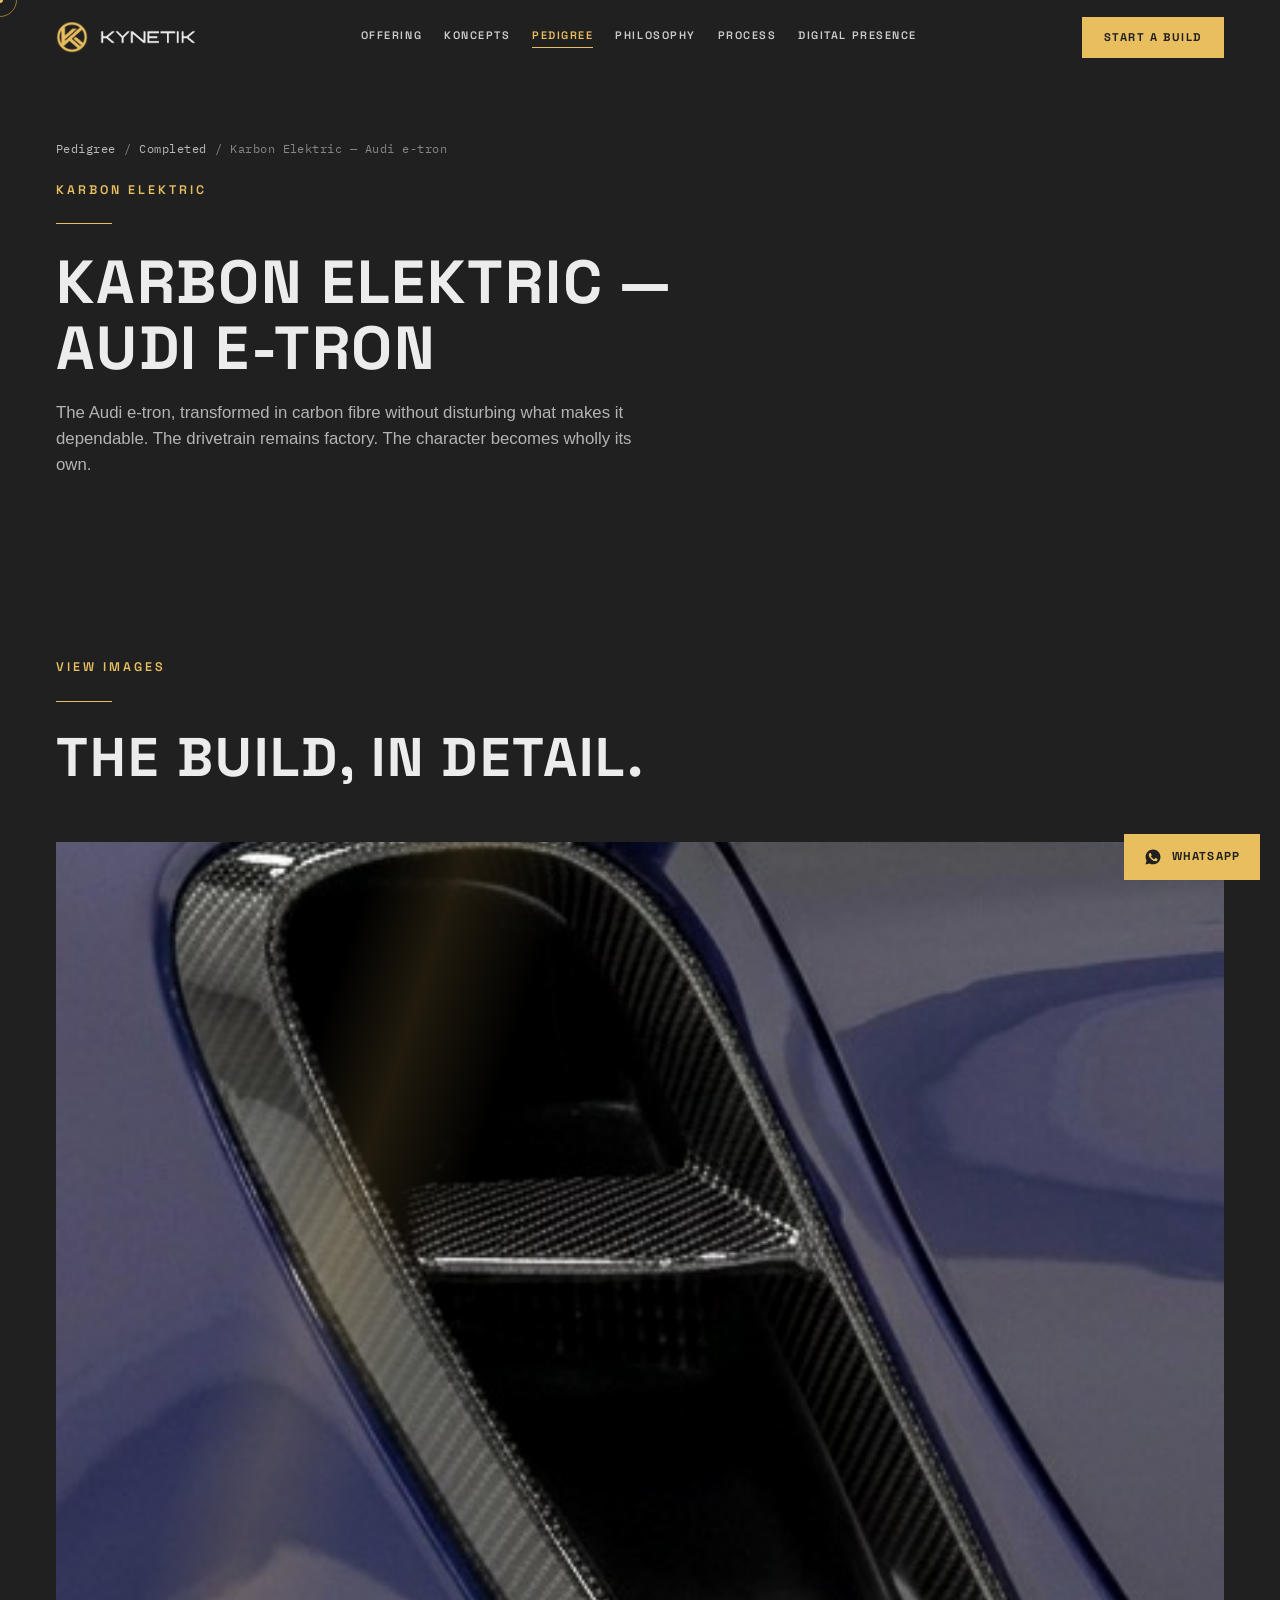
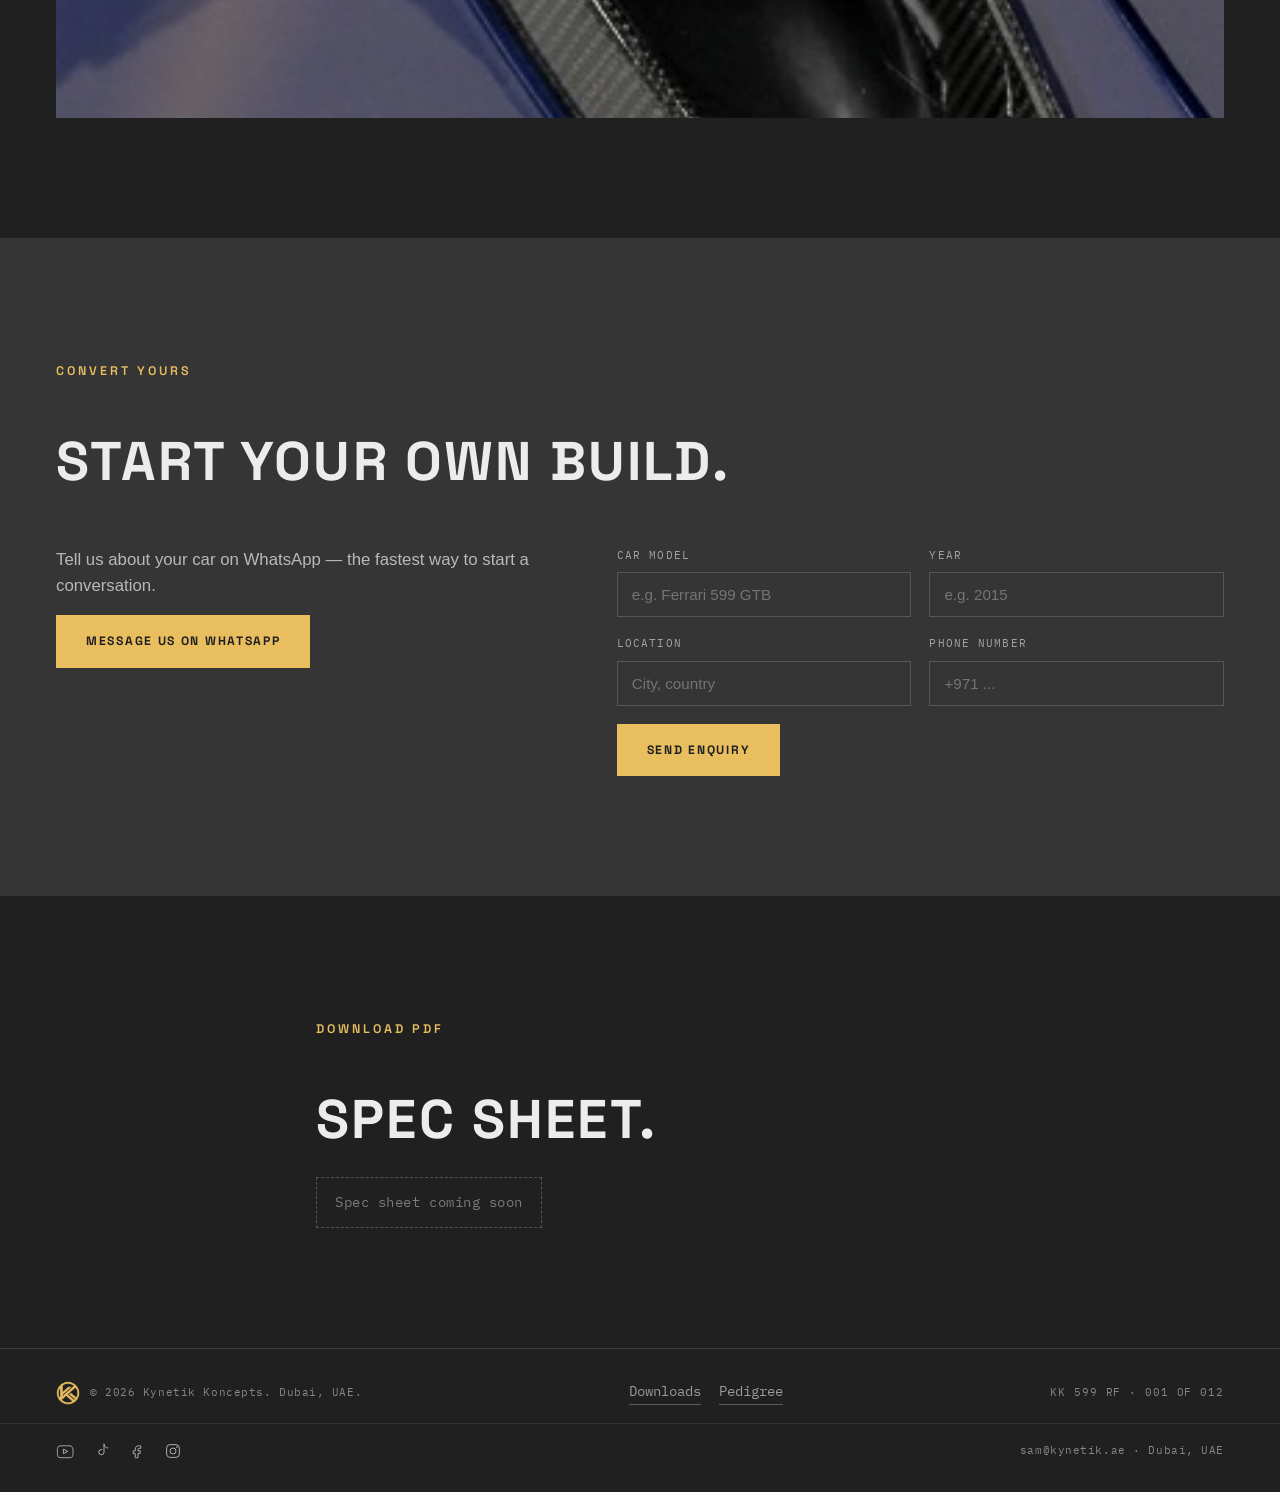
<file: projects/karbon-elektric-etron.html>
<!doctype html>
<html lang="en">
<head>
<meta charset="utf-8">
<meta name="viewport" content="width=device-width, initial-scale=1">
<title>Karbon Elektric — Audi e-tron — Kynetik Koncepts</title>
<meta name="description" content="Karbon Elektric for Audi e-tron: carbon fibre transformation without disturbing what makes it dependable.">
<link rel="icon" type="image/png" href="[data-uri]">

<link rel="preconnect" href="https://fonts.googleapis.com">
<link rel="preconnect" href="https://fonts.gstatic.com" crossorigin>
<link href="https://fonts.googleapis.com/css2?family=Space+Grotesk:wght@500;600;700&family=IBM+Plex+Mono:wght@400;500;600&display=swap" rel="stylesheet">

<link rel="stylesheet" href="../assets/css/site.css">
</head>
<body data-nav-active="pedigree">

<div id="site-nav-slot"></div>
<script src="../assets/js/site-chrome.js"></script>

<main id="top">

  <!-- ============ HERO / INTRO ============ -->
  <section class="section ground-black js-scrub-section page-hero">
    <div class="wrap">
      <div class="breadcrumb"><a href="../pedigree.html">Pedigree</a><span>/</span><a href="../pedigree.html#completed">Completed</a><span>/</span><span>Karbon Elektric — Audi e-tron</span></div>
      <p class="eyebrow">Karbon Elektric</p>
      <hr class="hairline">
      <h1 class="display h1 js-scrub" style="margin-top:26px;">Karbon Elektric — Audi e-tron</h1>
      <p class="sub-line">The Audi e-tron, transformed in carbon fibre without disturbing what makes it dependable. The drivetrain remains factory. The character becomes wholly its own.</p>
    </div>
  </section>

  <!-- ============ VIEW IMAGES ============ -->
  <section class="section ground-black js-scrub-section">
    <div class="wrap">
      <p class="eyebrow">View Images</p>
      <hr class="hairline">
      <h2 class="display h2" style="margin-top:26px;">The build, in detail.</h2>
      <div class="gallery">

        <!-- PLACEHOLDER IMAGE — no real Karbon Elektric e-tron photography exists yet, using a tight macro crop of a carbon detail as a stand-in so no other car model is visibly identifiable. Swap when real photos are available. SOURCE: magnific_edit-the-provided-car-ima_1lOPUnBr4r (1).jpg -->
        <div class="gallery__item gallery__item--hero media js-cursor-target">
          <img src="../assets/img/projects/etron-detail.jpg" alt="Carbon intake panel detail" loading="lazy">
        </div>
      </div>
    </div>
  </section>

  <!-- ============ CONVERT YOURS ============ -->
  <section class="section ground-grey js-scrub-section">
    <div class="wrap">
      <p class="eyebrow">Convert Yours</p>
      <hr class="hairline">
      <h2 class="display h2" style="margin-top:26px;">Start your own build.</h2>
      <div class="convert">
        <div class="convert__wa">
          <p class="sub-line">Tell us about your car on WhatsApp — the fastest way to start a conversation.</p>
          <a class="btn btn--primary js-cursor-target js-magnetic" href="https://wa.me/971XXXXXXXXX?text=I%27d%20like%20to%20talk%20about%20a%20Karbon%20Elektric%20build%20for%20my%20Audi%20e-tron." target="_blank" rel="noopener">Message us on WhatsApp</a>
        </div>
        <!-- No form backend exists. Submissions compile into a pre-filled WhatsApp message client-side. If a real backend (email/CRM/spreadsheet) is wanted later, that's a separate integration decision. -->
        <form class="convert-form js-convert-form" data-project="Karbon Elektric (Audi e-tron)" data-wa-number="971XXXXXXXXX">
          <div class="field">
            <label for="etron-model">Car model</label>
            <input id="etron-model" name="car_model" type="text" placeholder="e.g. Ferrari 599 GTB" required>
          </div>
          <div class="field">
            <label for="etron-year">Year</label>
            <input id="etron-year" name="car_year" type="text" placeholder="e.g. 2015" required>
          </div>
          <div class="field">
            <label for="etron-location">Location</label>
            <input id="etron-location" name="location" type="text" placeholder="City, country" required>
          </div>
          <div class="field">
            <label for="etron-phone">Phone number</label>
            <input id="etron-phone" name="phone" type="tel" placeholder="+971 ..." required>
          </div>
          <button class="btn btn--primary js-cursor-target" type="submit">Send enquiry</button>
        </form>
      </div>
    </div>
  </section>

  <!-- ============ DOWNLOAD PDF ============ -->
  <section class="section ground-black js-scrub-section">
    <div class="wrap" style="max-width:760px;">
      <p class="eyebrow">Download PDF</p>
      <hr class="hairline">
      <h2 class="display h2" style="margin-top:26px;">Spec sheet.</h2>
      <div class="pdf-block" id="pdfBlock"></div>
    </div>
  </section>

  <script>
    /* No spec-sheet PDF exists yet for this project — all fields null render
       the "coming soon" state via window.KKRenderPdf() in site-interactions.js.
       Fill in `url` (a direct hosted file) or `driveId` (+ optional
       `driveDownloadUrl`) once a real PDF exists. */
    window.PROJECT_PDF = { url: null, driveId: null, driveDownloadUrl: null };
  </script>

</main>

<div id="site-footer-slot"></div>
<script src="../assets/js/site-chrome.js"></script>

<script src="../assets/js/site-interactions.js"></script>
</body>
</html>
</file>
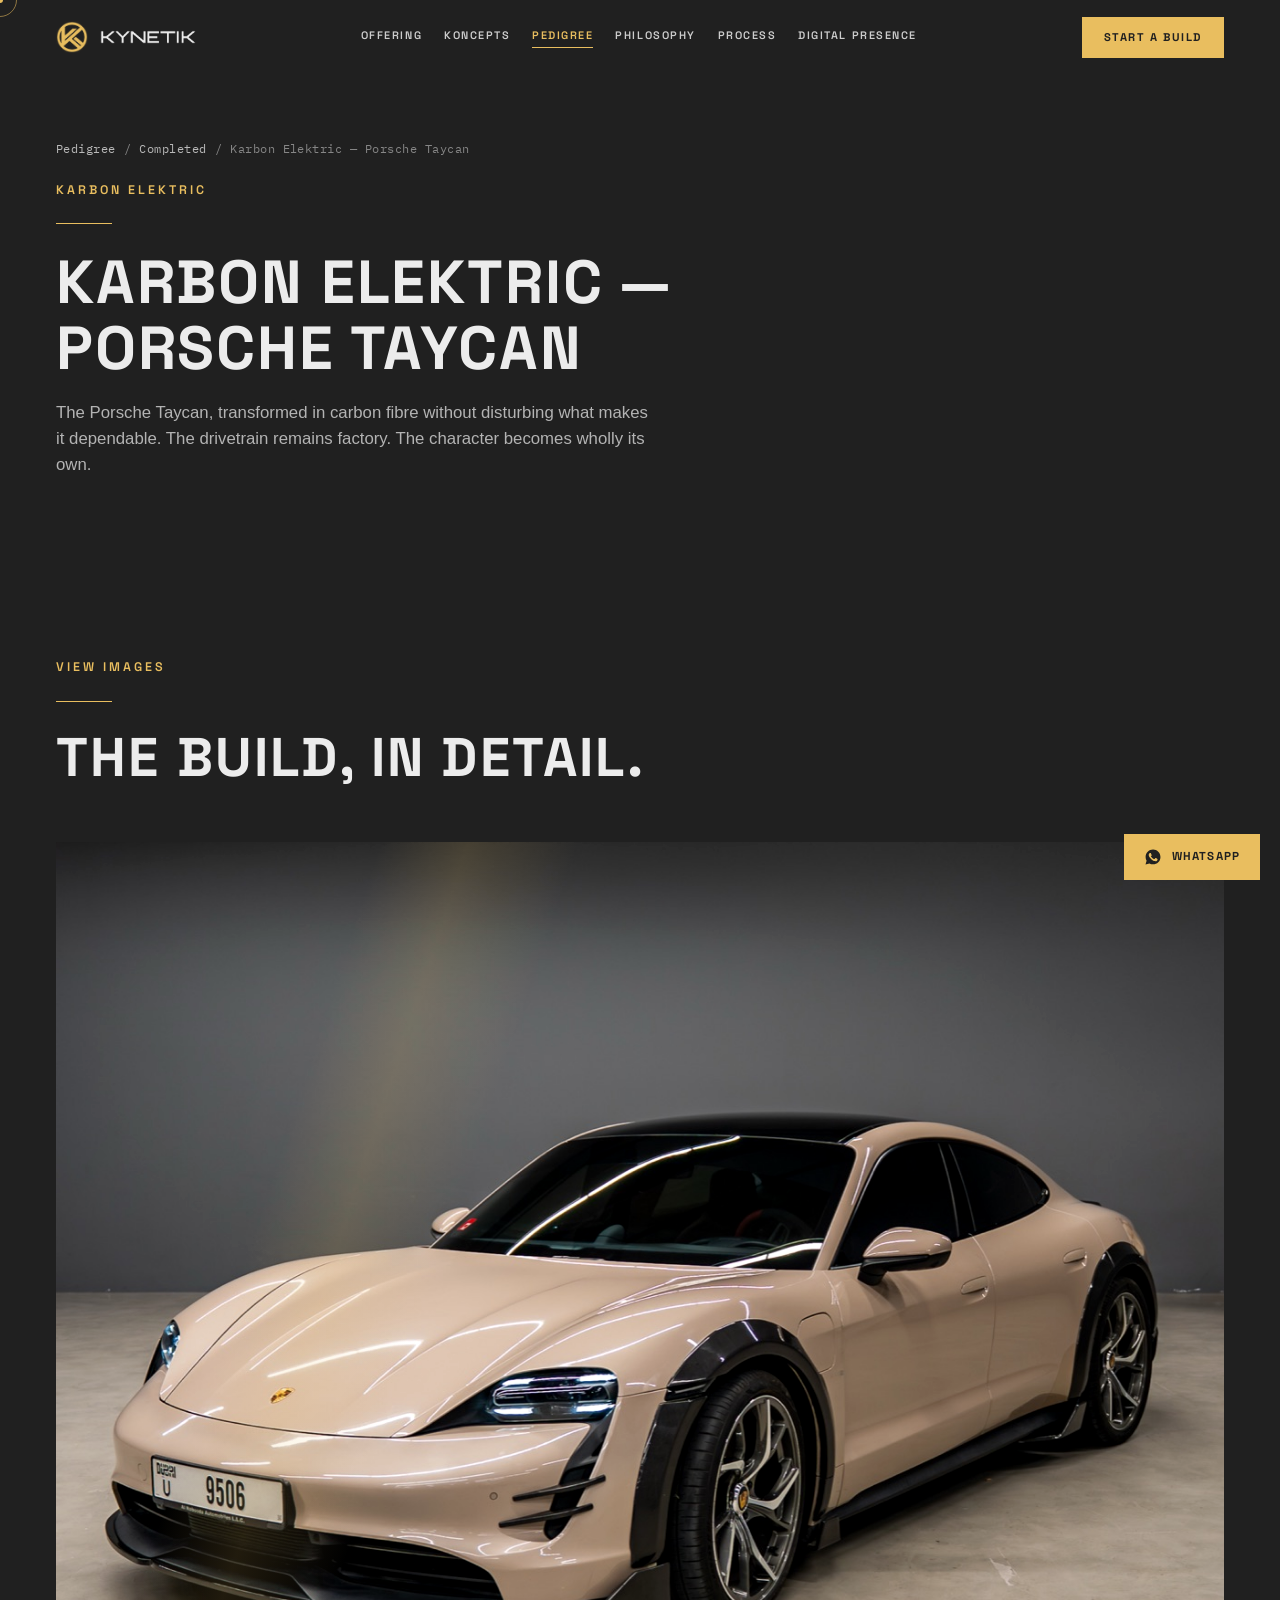
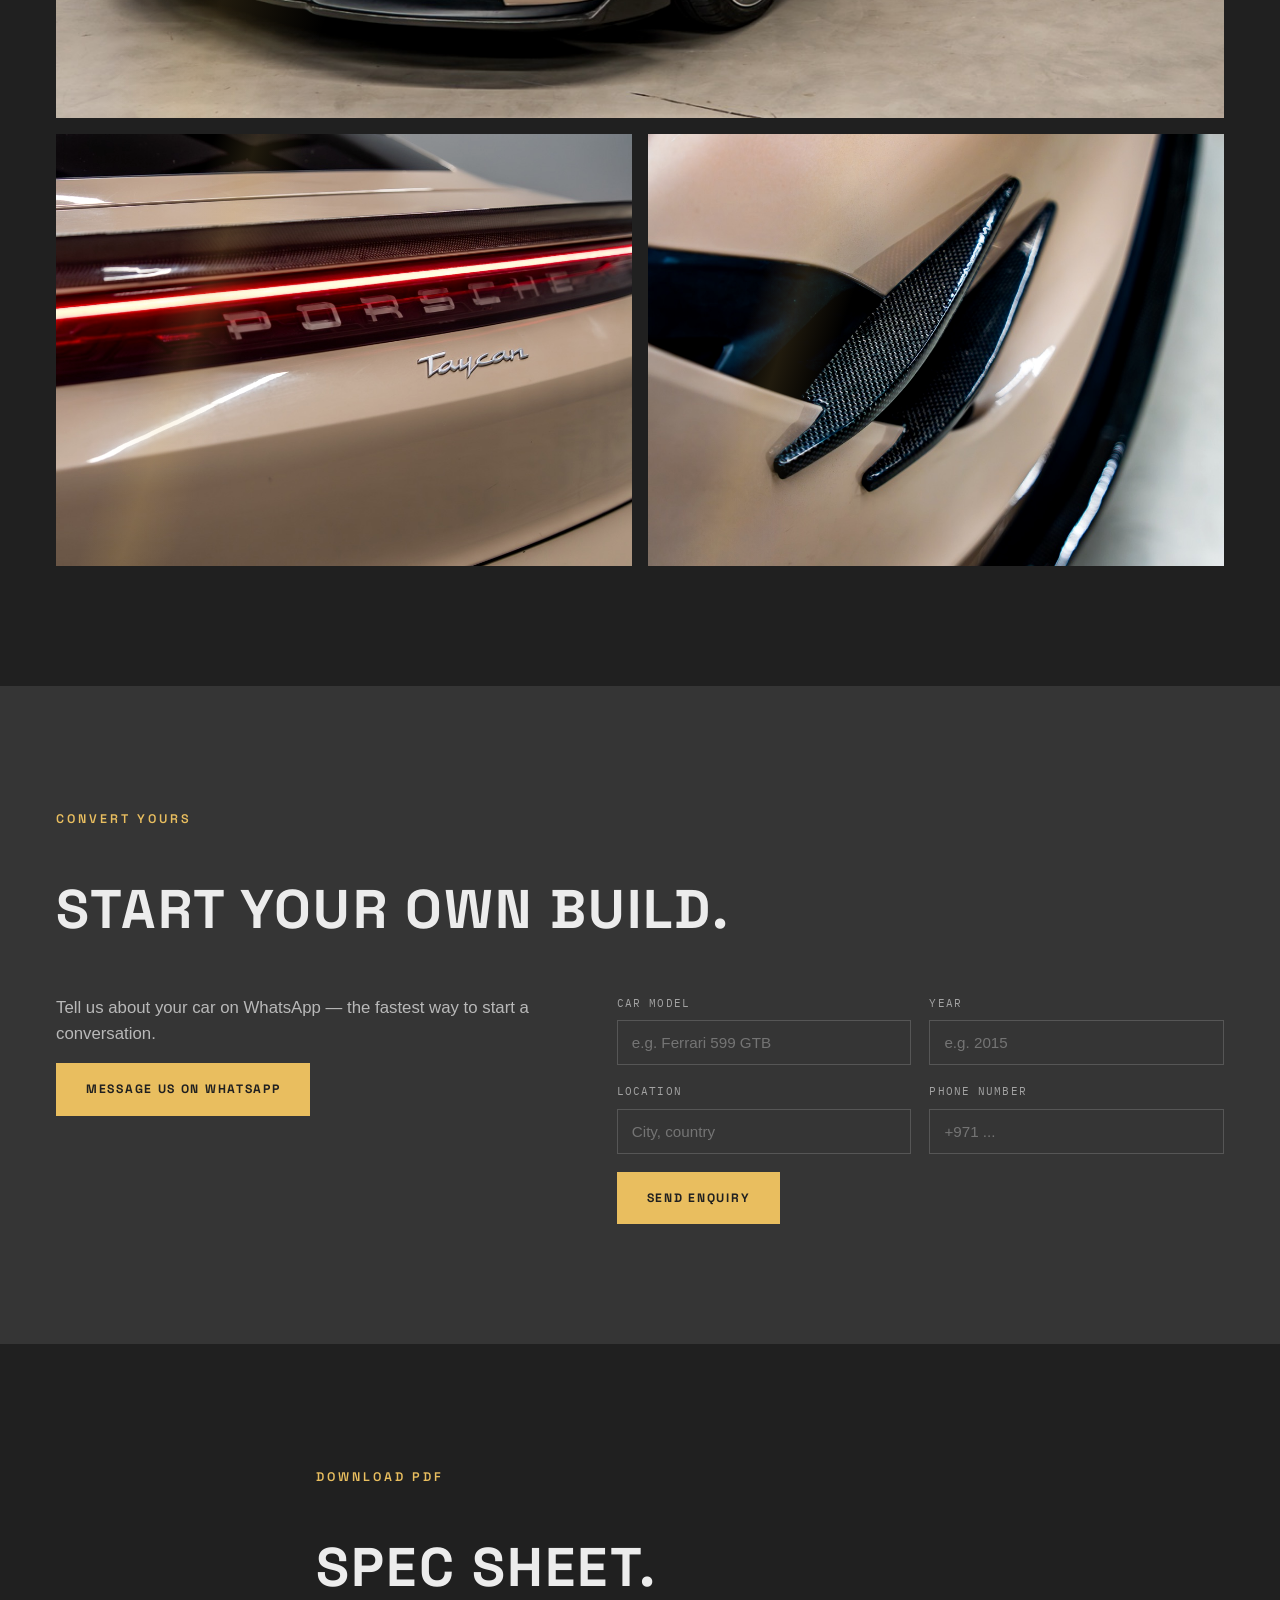
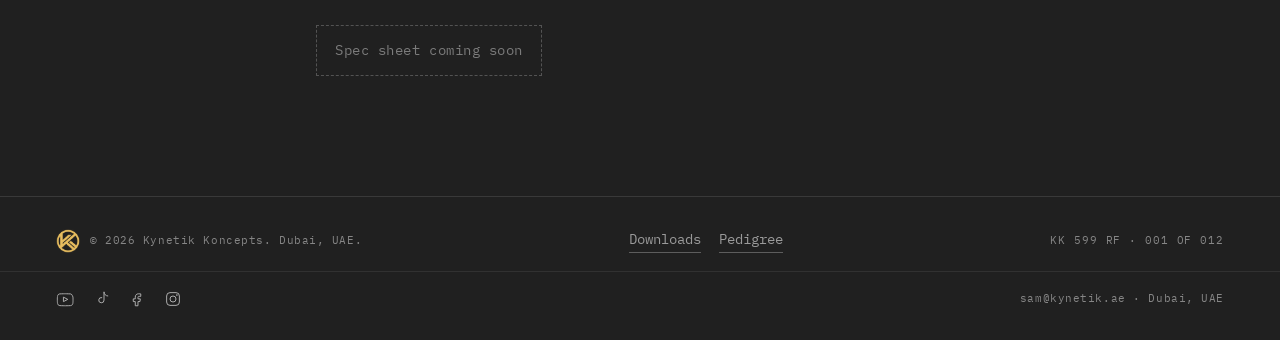
<file: projects/karbon-elektric-taycan.html>
<!doctype html>
<html lang="en">
<head>
<meta charset="utf-8">
<meta name="viewport" content="width=device-width, initial-scale=1">
<title>Karbon Elektric — Porsche Taycan — Kynetik Koncepts</title>
<meta name="description" content="Karbon Elektric for Porsche Taycan: carbon fibre transformation without disturbing what makes it dependable.">
<link rel="icon" type="image/png" href="[data-uri]">

<link rel="preconnect" href="https://fonts.googleapis.com">
<link rel="preconnect" href="https://fonts.gstatic.com" crossorigin>
<link href="https://fonts.googleapis.com/css2?family=Space+Grotesk:wght@500;600;700&family=IBM+Plex+Mono:wght@400;500;600&display=swap" rel="stylesheet">

<link rel="stylesheet" href="../assets/css/site.css">
</head>
<body data-nav-active="pedigree">

<div id="site-nav-slot"></div>
<script src="../assets/js/site-chrome.js"></script>

<main id="top">

  <!-- ============ HERO / INTRO ============ -->
  <section class="section ground-black js-scrub-section page-hero">
    <div class="wrap">
      <div class="breadcrumb"><a href="../pedigree.html">Pedigree</a><span>/</span><a href="../pedigree.html#completed">Completed</a><span>/</span><span>Karbon Elektric — Porsche Taycan</span></div>
      <p class="eyebrow">Karbon Elektric</p>
      <hr class="hairline">
      <h1 class="display h1 js-scrub" style="margin-top:26px;">Karbon Elektric — Porsche Taycan</h1>
      <p class="sub-line">The Porsche Taycan, transformed in carbon fibre without disturbing what makes it dependable. The drivetrain remains factory. The character becomes wholly its own.</p>
    </div>
  </section>

  <!-- ============ VIEW IMAGES ============ -->
  <section class="section ground-black js-scrub-section">
    <div class="wrap">
      <p class="eyebrow">View Images</p>
      <hr class="hairline">
      <h2 class="display h2" style="margin-top:26px;">The build, in detail.</h2>
      <div class="gallery">

        <!-- SOURCE: 61.jpg — front three-quarter, hero image. -->
        <div class="gallery__item gallery__item--hero media js-cursor-target">
          <img src="../assets/img/projects/taycan-hero.jpg" alt="Porsche Taycan, front three-quarter" loading="lazy">
        </div>

        <!-- SOURCE: 70.jpg — rear badge/taillight detail. -->
        <div class="gallery__item media js-cursor-target">
          <img src="../assets/img/projects/taycan-badge.jpg" alt="Porsche Taycan rear badge and taillight detail" loading="lazy">
        </div>

        <!-- SOURCE: 76.jpg — front splitter/intake detail. -->
        <div class="gallery__item media js-cursor-target">
          <img src="../assets/img/projects/taycan-splitter.jpg" alt="Porsche Taycan front splitter and intake detail" loading="lazy">
        </div>
      </div>
    </div>
  </section>

  <!-- ============ CONVERT YOURS ============ -->
  <section class="section ground-grey js-scrub-section">
    <div class="wrap">
      <p class="eyebrow">Convert Yours</p>
      <hr class="hairline">
      <h2 class="display h2" style="margin-top:26px;">Start your own build.</h2>
      <div class="convert">
        <div class="convert__wa">
          <p class="sub-line">Tell us about your car on WhatsApp — the fastest way to start a conversation.</p>
          <a class="btn btn--primary js-cursor-target js-magnetic" href="https://wa.me/971XXXXXXXXX?text=I%27d%20like%20to%20talk%20about%20a%20Karbon%20Elektric%20build%20for%20my%20Porsche%20Taycan." target="_blank" rel="noopener">Message us on WhatsApp</a>
        </div>
        <!-- No form backend exists. Submissions compile into a pre-filled WhatsApp message client-side. If a real backend (email/CRM/spreadsheet) is wanted later, that's a separate integration decision. -->
        <form class="convert-form js-convert-form" data-project="Karbon Elektric (Porsche Taycan)" data-wa-number="971XXXXXXXXX">
          <div class="field">
            <label for="taycan-model">Car model</label>
            <input id="taycan-model" name="car_model" type="text" placeholder="e.g. Ferrari 599 GTB" required>
          </div>
          <div class="field">
            <label for="taycan-year">Year</label>
            <input id="taycan-year" name="car_year" type="text" placeholder="e.g. 2015" required>
          </div>
          <div class="field">
            <label for="taycan-location">Location</label>
            <input id="taycan-location" name="location" type="text" placeholder="City, country" required>
          </div>
          <div class="field">
            <label for="taycan-phone">Phone number</label>
            <input id="taycan-phone" name="phone" type="tel" placeholder="+971 ..." required>
          </div>
          <button class="btn btn--primary js-cursor-target" type="submit">Send enquiry</button>
        </form>
      </div>
    </div>
  </section>

  <!-- ============ DOWNLOAD PDF ============ -->
  <section class="section ground-black js-scrub-section">
    <div class="wrap" style="max-width:760px;">
      <p class="eyebrow">Download PDF</p>
      <hr class="hairline">
      <h2 class="display h2" style="margin-top:26px;">Spec sheet.</h2>
      <div class="pdf-block" id="pdfBlock"></div>
    </div>
  </section>

  <script>
    /* No spec-sheet PDF exists yet for this project — all fields null render
       the "coming soon" state via window.KKRenderPdf() in site-interactions.js.
       Fill in `url` (a direct hosted file) or `driveId` (+ optional
       `driveDownloadUrl`) once a real PDF exists. */
    window.PROJECT_PDF = { url: null, driveId: null, driveDownloadUrl: null };
  </script>

</main>

<div id="site-footer-slot"></div>
<script src="../assets/js/site-chrome.js"></script>

<script src="../assets/js/site-interactions.js"></script>
</body>
</html>
</file>
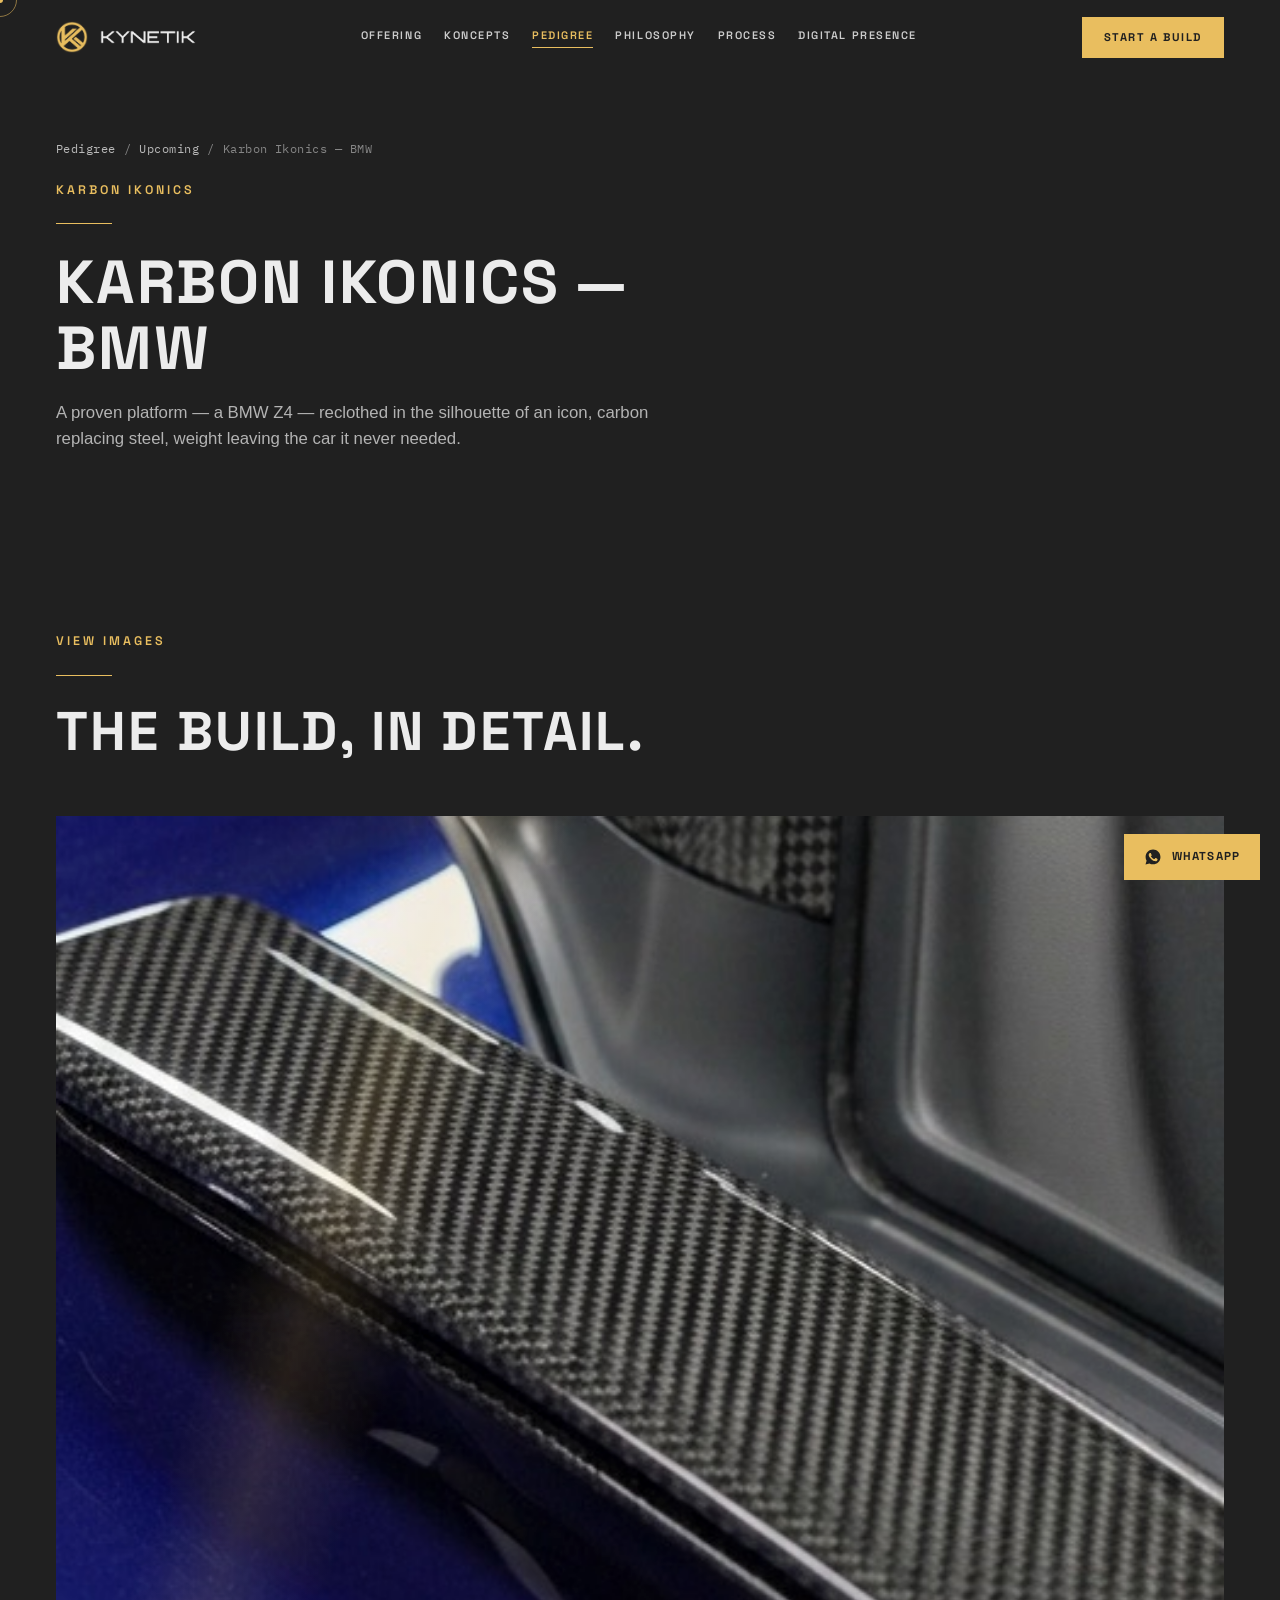
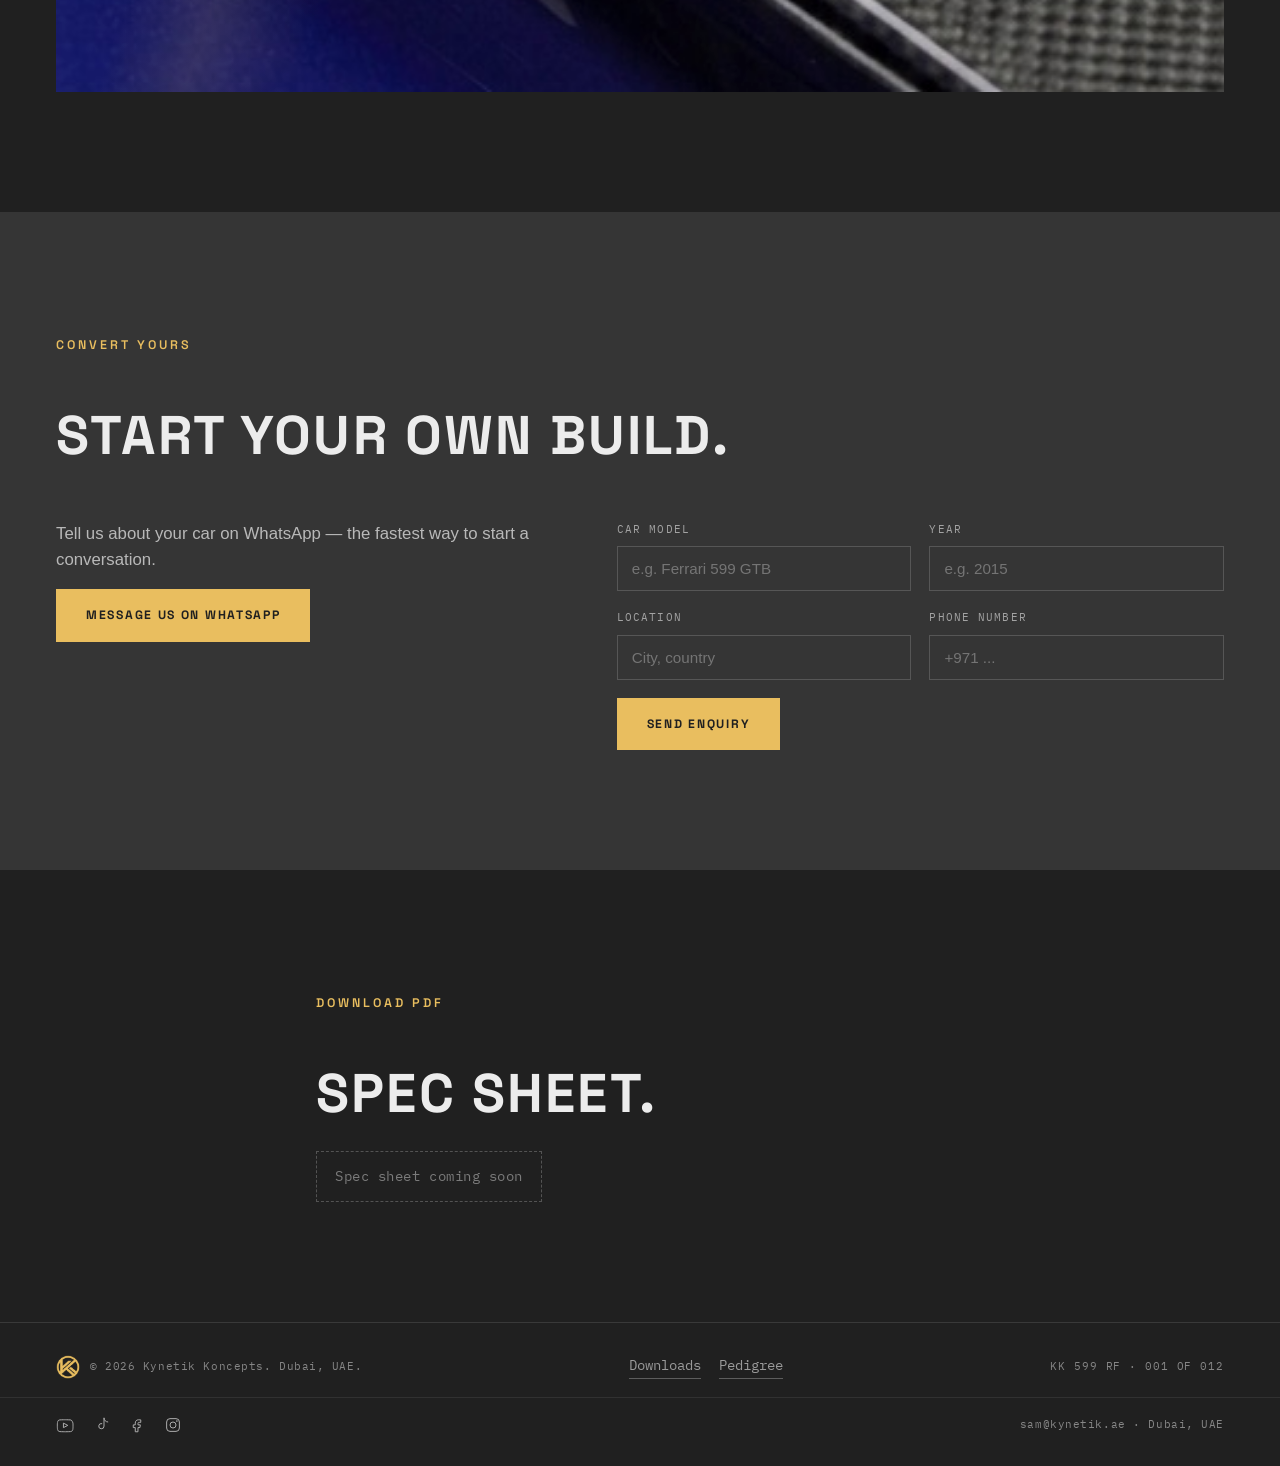
<file: projects/karbon-ikonics-bmw.html>
<!doctype html>
<html lang="en">
<head>
<meta charset="utf-8">
<meta name="viewport" content="width=device-width, initial-scale=1">
<title>Karbon Ikonics — BMW — Kynetik Koncepts</title>
<meta name="description" content="Karbon Ikonics for BMW: a proven platform, reclothed in the silhouette of an icon.">
<link rel="icon" type="image/png" href="[data-uri]">

<link rel="preconnect" href="https://fonts.googleapis.com">
<link rel="preconnect" href="https://fonts.gstatic.com" crossorigin>
<link href="https://fonts.googleapis.com/css2?family=Space+Grotesk:wght@500;600;700&family=IBM+Plex+Mono:wght@400;500;600&display=swap" rel="stylesheet">

<link rel="stylesheet" href="../assets/css/site.css">
</head>
<body data-nav-active="pedigree">

<div id="site-nav-slot"></div>
<script src="../assets/js/site-chrome.js"></script>

<main id="top">

  <!-- ============ HERO / INTRO ============ -->
  <section class="section ground-black js-scrub-section page-hero">
    <div class="wrap">
      <div class="breadcrumb"><a href="../pedigree.html">Pedigree</a><span>/</span><a href="../pedigree.html#upcoming">Upcoming</a><span>/</span><span>Karbon Ikonics — BMW</span></div>
      <p class="eyebrow">Karbon Ikonics</p>
      <hr class="hairline">
      <h1 class="display h1 js-scrub" style="margin-top:26px;">Karbon Ikonics — BMW</h1>
      <!-- Adapted from general Karbon Ikonics copy (Company Profile PDF) — BMW Z4 mentioned only as an example platform, not as dedicated project copy. -->
      <p class="sub-line">A proven platform — a BMW Z4 — reclothed in the silhouette of an icon, carbon replacing steel, weight leaving the car it never needed.</p>
    </div>
  </section>

  <!-- ============ VIEW IMAGES ============ -->
  <section class="section ground-black js-scrub-section">
    <div class="wrap">
      <p class="eyebrow">View Images</p>
      <hr class="hairline">
      <h2 class="display h2" style="margin-top:26px;">The build, in detail.</h2>
      <div class="gallery">

        <!-- PLACEHOLDER IMAGE — no real Karbon Ikonics BMW photography exists yet, using a tight macro crop of a carbon detail as a stand-in so no other car model is visibly identifiable. Swap when real photos are available. SOURCE: magnific_edit-the-provided-car-ima_lJ63Scqgv9 (1).png -->
        <div class="gallery__item gallery__item--hero media js-cursor-target">
          <img src="../assets/img/projects/bmw-detail.jpg" alt="Carbon exterior panel detail" loading="lazy">
        </div>
      </div>
    </div>
  </section>

  <!-- ============ CONVERT YOURS ============ -->
  <section class="section ground-grey js-scrub-section">
    <div class="wrap">
      <p class="eyebrow">Convert Yours</p>
      <hr class="hairline">
      <h2 class="display h2" style="margin-top:26px;">Start your own build.</h2>
      <div class="convert">
        <div class="convert__wa">
          <p class="sub-line">Tell us about your car on WhatsApp — the fastest way to start a conversation.</p>
          <a class="btn btn--primary js-cursor-target js-magnetic" href="https://wa.me/971XXXXXXXXX?text=I%27d%20like%20to%20talk%20about%20a%20Karbon%20Ikonics%20build%20for%20my%20BMW." target="_blank" rel="noopener">Message us on WhatsApp</a>
        </div>
        <!-- No form backend exists. Submissions compile into a pre-filled WhatsApp message client-side. If a real backend (email/CRM/spreadsheet) is wanted later, that's a separate integration decision. -->
        <form class="convert-form js-convert-form" data-project="Karbon Ikonics (BMW)" data-wa-number="971XXXXXXXXX">
          <div class="field">
            <label for="bmw-model">Car model</label>
            <input id="bmw-model" name="car_model" type="text" placeholder="e.g. Ferrari 599 GTB" required>
          </div>
          <div class="field">
            <label for="bmw-year">Year</label>
            <input id="bmw-year" name="car_year" type="text" placeholder="e.g. 2015" required>
          </div>
          <div class="field">
            <label for="bmw-location">Location</label>
            <input id="bmw-location" name="location" type="text" placeholder="City, country" required>
          </div>
          <div class="field">
            <label for="bmw-phone">Phone number</label>
            <input id="bmw-phone" name="phone" type="tel" placeholder="+971 ..." required>
          </div>
          <button class="btn btn--primary js-cursor-target" type="submit">Send enquiry</button>
        </form>
      </div>
    </div>
  </section>

  <!-- ============ DOWNLOAD PDF ============ -->
  <section class="section ground-black js-scrub-section">
    <div class="wrap" style="max-width:760px;">
      <p class="eyebrow">Download PDF</p>
      <hr class="hairline">
      <h2 class="display h2" style="margin-top:26px;">Spec sheet.</h2>
      <div class="pdf-block" id="pdfBlock"></div>
    </div>
  </section>

  <script>
    /* No spec-sheet PDF exists yet for this project — all fields null render
       the "coming soon" state via window.KKRenderPdf() in site-interactions.js.
       Fill in `url` (a direct hosted file) or `driveId` (+ optional
       `driveDownloadUrl`) once a real PDF exists. */
    window.PROJECT_PDF = { url: null, driveId: null, driveDownloadUrl: null };
  </script>

</main>

<div id="site-footer-slot"></div>
<script src="../assets/js/site-chrome.js"></script>

<script src="../assets/js/site-interactions.js"></script>
</body>
</html>
</file>
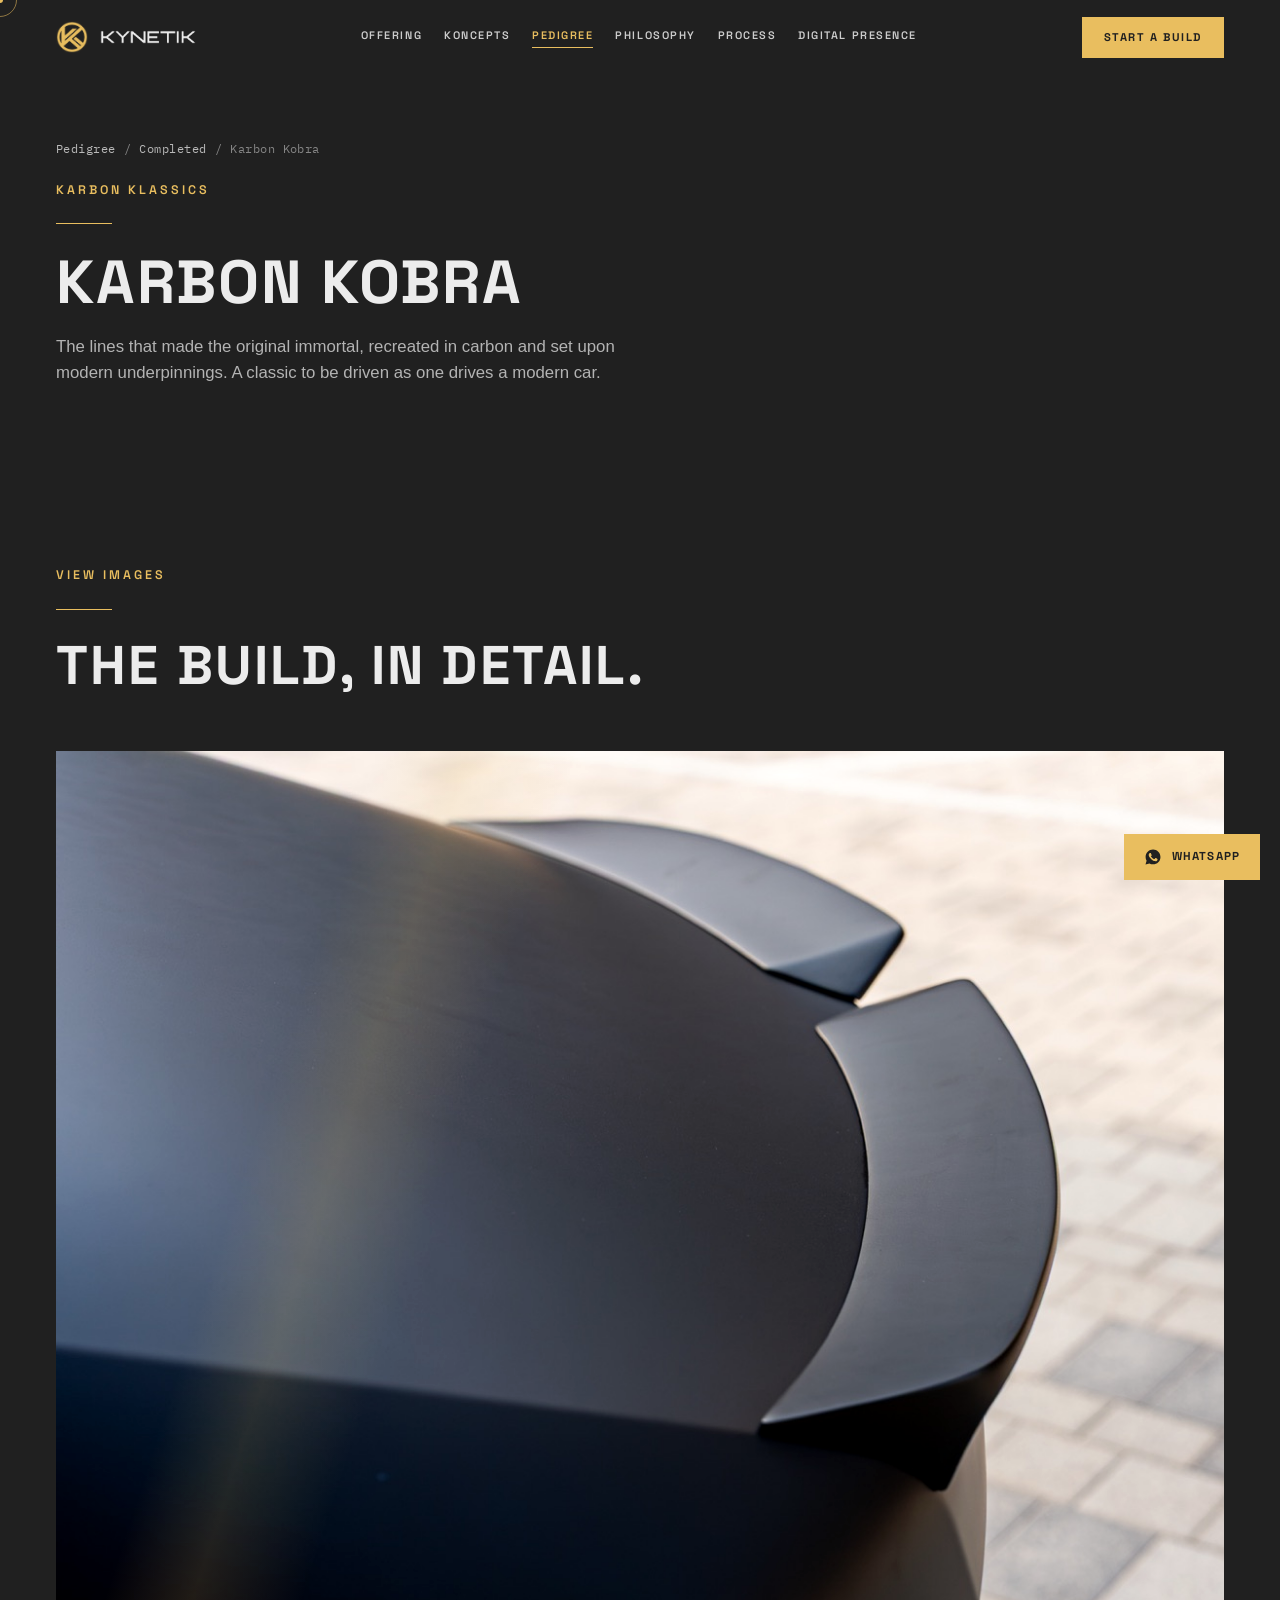
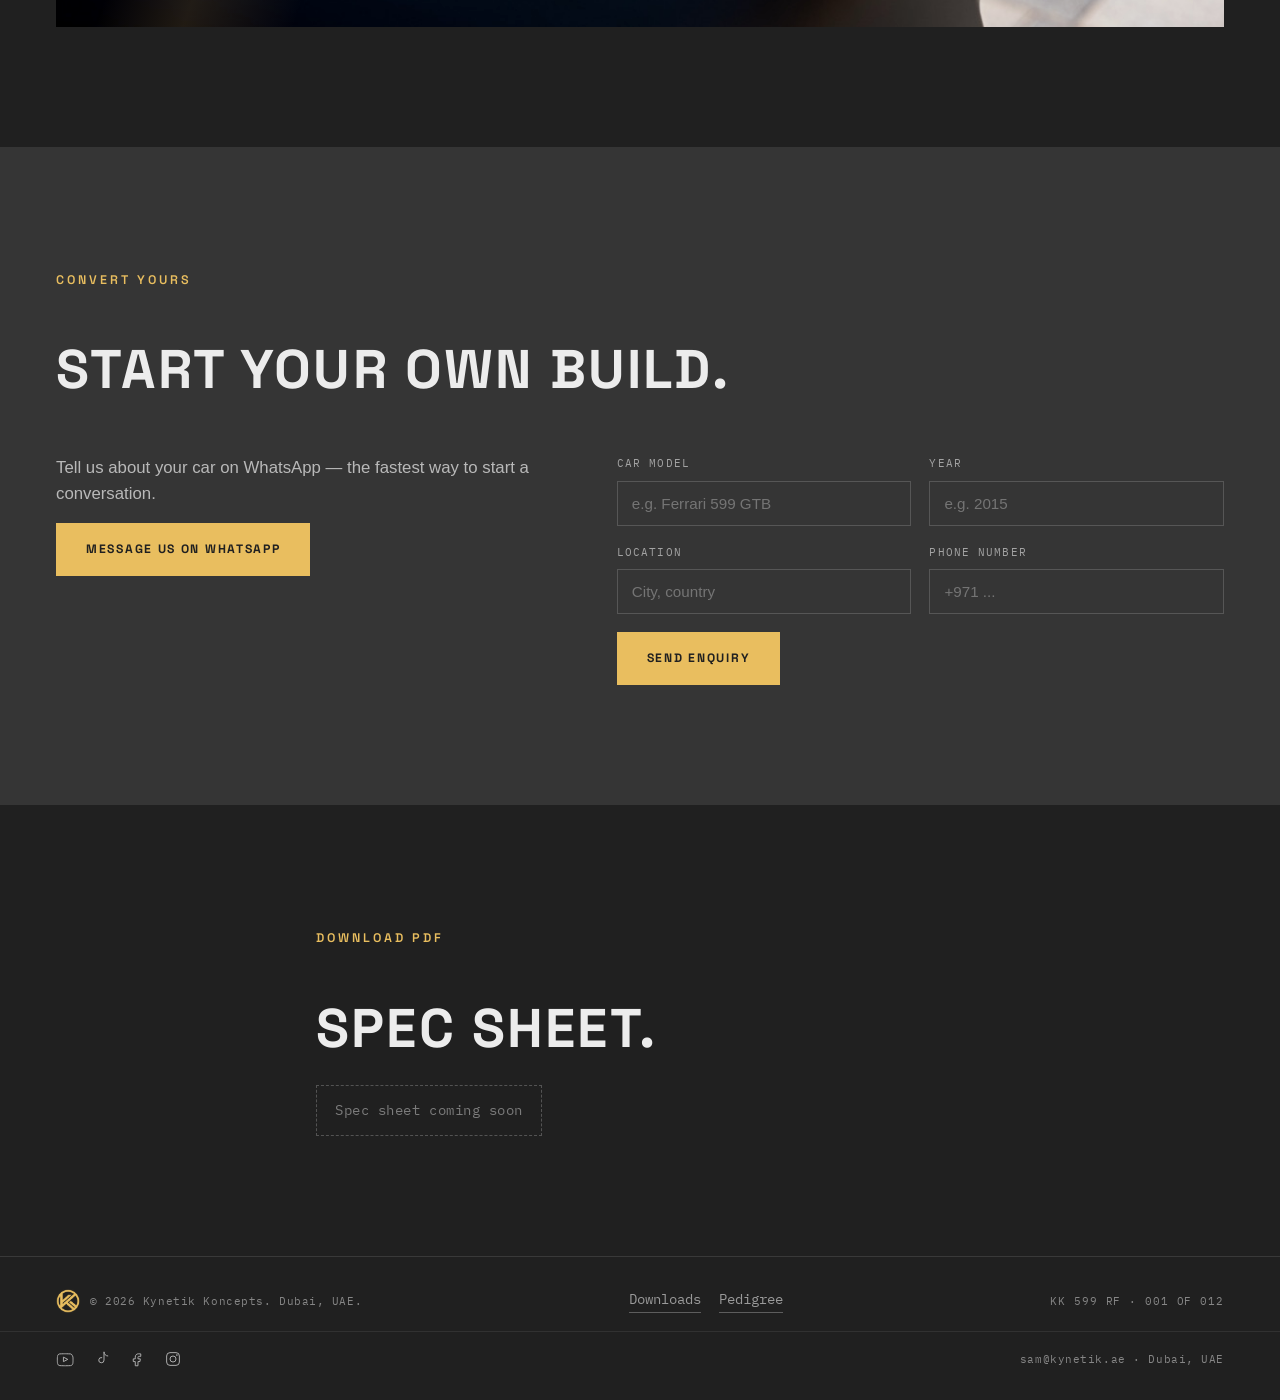
<file: projects/karbon-kobra.html>
<!doctype html>
<html lang="en">
<head>
<meta charset="utf-8">
<meta name="viewport" content="width=device-width, initial-scale=1">
<title>Karbon Kobra — Kynetik Koncepts</title>
<meta name="description" content="Karbon Kobra: the lines that made the original immortal, recreated in carbon fibre.">
<link rel="icon" type="image/png" href="[data-uri]">

<link rel="preconnect" href="https://fonts.googleapis.com">
<link rel="preconnect" href="https://fonts.gstatic.com" crossorigin>
<link href="https://fonts.googleapis.com/css2?family=Space+Grotesk:wght@500;600;700&family=IBM+Plex+Mono:wght@400;500;600&display=swap" rel="stylesheet">

<link rel="stylesheet" href="../assets/css/site.css">
</head>
<body data-nav-active="pedigree">

<div id="site-nav-slot"></div>
<script src="../assets/js/site-chrome.js"></script>

<main id="top">

  <!-- ============ HERO / INTRO ============ -->
  <section class="section ground-black js-scrub-section page-hero">
    <div class="wrap">
      <div class="breadcrumb"><a href="../pedigree.html">Pedigree</a><span>/</span><a href="../pedigree.html#completed">Completed</a><span>/</span><span>Karbon Kobra</span></div>
      <p class="eyebrow">Karbon Klassics</p>
      <hr class="hairline">
      <h1 class="display h1 js-scrub" style="margin-top:26px;">Karbon Kobra</h1>
      <p class="sub-line">The lines that made the original immortal, recreated in carbon and set upon modern underpinnings. A classic to be driven as one drives a modern car.</p>
    </div>
  </section>

  <!-- ============ VIEW IMAGES ============ -->
  <section class="section ground-black js-scrub-section">
    <div class="wrap">
      <p class="eyebrow">View Images</p>
      <hr class="hairline">
      <h2 class="display h2" style="margin-top:26px;">The build, in detail.</h2>
      <div class="gallery">

        <!-- PLACEHOLDER IMAGE — no real Karbon Kobra photography exists yet, using a generic carbon-detail shot as a stand-in. Swap when real photos are available. SOURCE: 12-2 (2).jpg -->
        <div class="gallery__item gallery__item--hero media js-cursor-target">
          <img src="../assets/img/projects/kobra-detail.jpg" alt="Matte carbon coachwork spoiler detail" loading="lazy">
        </div>
      </div>
    </div>
  </section>

  <!-- ============ CONVERT YOURS ============ -->
  <section class="section ground-grey js-scrub-section">
    <div class="wrap">
      <p class="eyebrow">Convert Yours</p>
      <hr class="hairline">
      <h2 class="display h2" style="margin-top:26px;">Start your own build.</h2>
      <div class="convert">
        <div class="convert__wa">
          <p class="sub-line">Tell us about your car on WhatsApp — the fastest way to start a conversation.</p>
          <a class="btn btn--primary js-cursor-target js-magnetic" href="https://wa.me/971XXXXXXXXX?text=I%27d%20like%20to%20talk%20about%20a%20Karbon%20Kobra%20build." target="_blank" rel="noopener">Message us on WhatsApp</a>
        </div>
        <!-- No form backend exists. Submissions compile into a pre-filled WhatsApp message client-side. If a real backend (email/CRM/spreadsheet) is wanted later, that's a separate integration decision. -->
        <form class="convert-form js-convert-form" data-project="Karbon Kobra" data-wa-number="971XXXXXXXXX">
          <div class="field">
            <label for="kobra-model">Car model</label>
            <input id="kobra-model" name="car_model" type="text" placeholder="e.g. Ferrari 599 GTB" required>
          </div>
          <div class="field">
            <label for="kobra-year">Year</label>
            <input id="kobra-year" name="car_year" type="text" placeholder="e.g. 2015" required>
          </div>
          <div class="field">
            <label for="kobra-location">Location</label>
            <input id="kobra-location" name="location" type="text" placeholder="City, country" required>
          </div>
          <div class="field">
            <label for="kobra-phone">Phone number</label>
            <input id="kobra-phone" name="phone" type="tel" placeholder="+971 ..." required>
          </div>
          <button class="btn btn--primary js-cursor-target" type="submit">Send enquiry</button>
        </form>
      </div>
    </div>
  </section>

  <!-- ============ DOWNLOAD PDF ============ -->
  <section class="section ground-black js-scrub-section">
    <div class="wrap" style="max-width:760px;">
      <p class="eyebrow">Download PDF</p>
      <hr class="hairline">
      <h2 class="display h2" style="margin-top:26px;">Spec sheet.</h2>
      <div class="pdf-block" id="pdfBlock"></div>
    </div>
  </section>

  <script>
    /* No spec-sheet PDF exists yet for this project — all fields null render
       the "coming soon" state via window.KKRenderPdf() in site-interactions.js.
       Fill in `url` (a direct hosted file) or `driveId` (+ optional
       `driveDownloadUrl`) once a real PDF exists. */
    window.PROJECT_PDF = { url: null, driveId: null, driveDownloadUrl: null };
  </script>

</main>

<div id="site-footer-slot"></div>
<script src="../assets/js/site-chrome.js"></script>

<script src="../assets/js/site-interactions.js"></script>
</body>
</html>
</file>
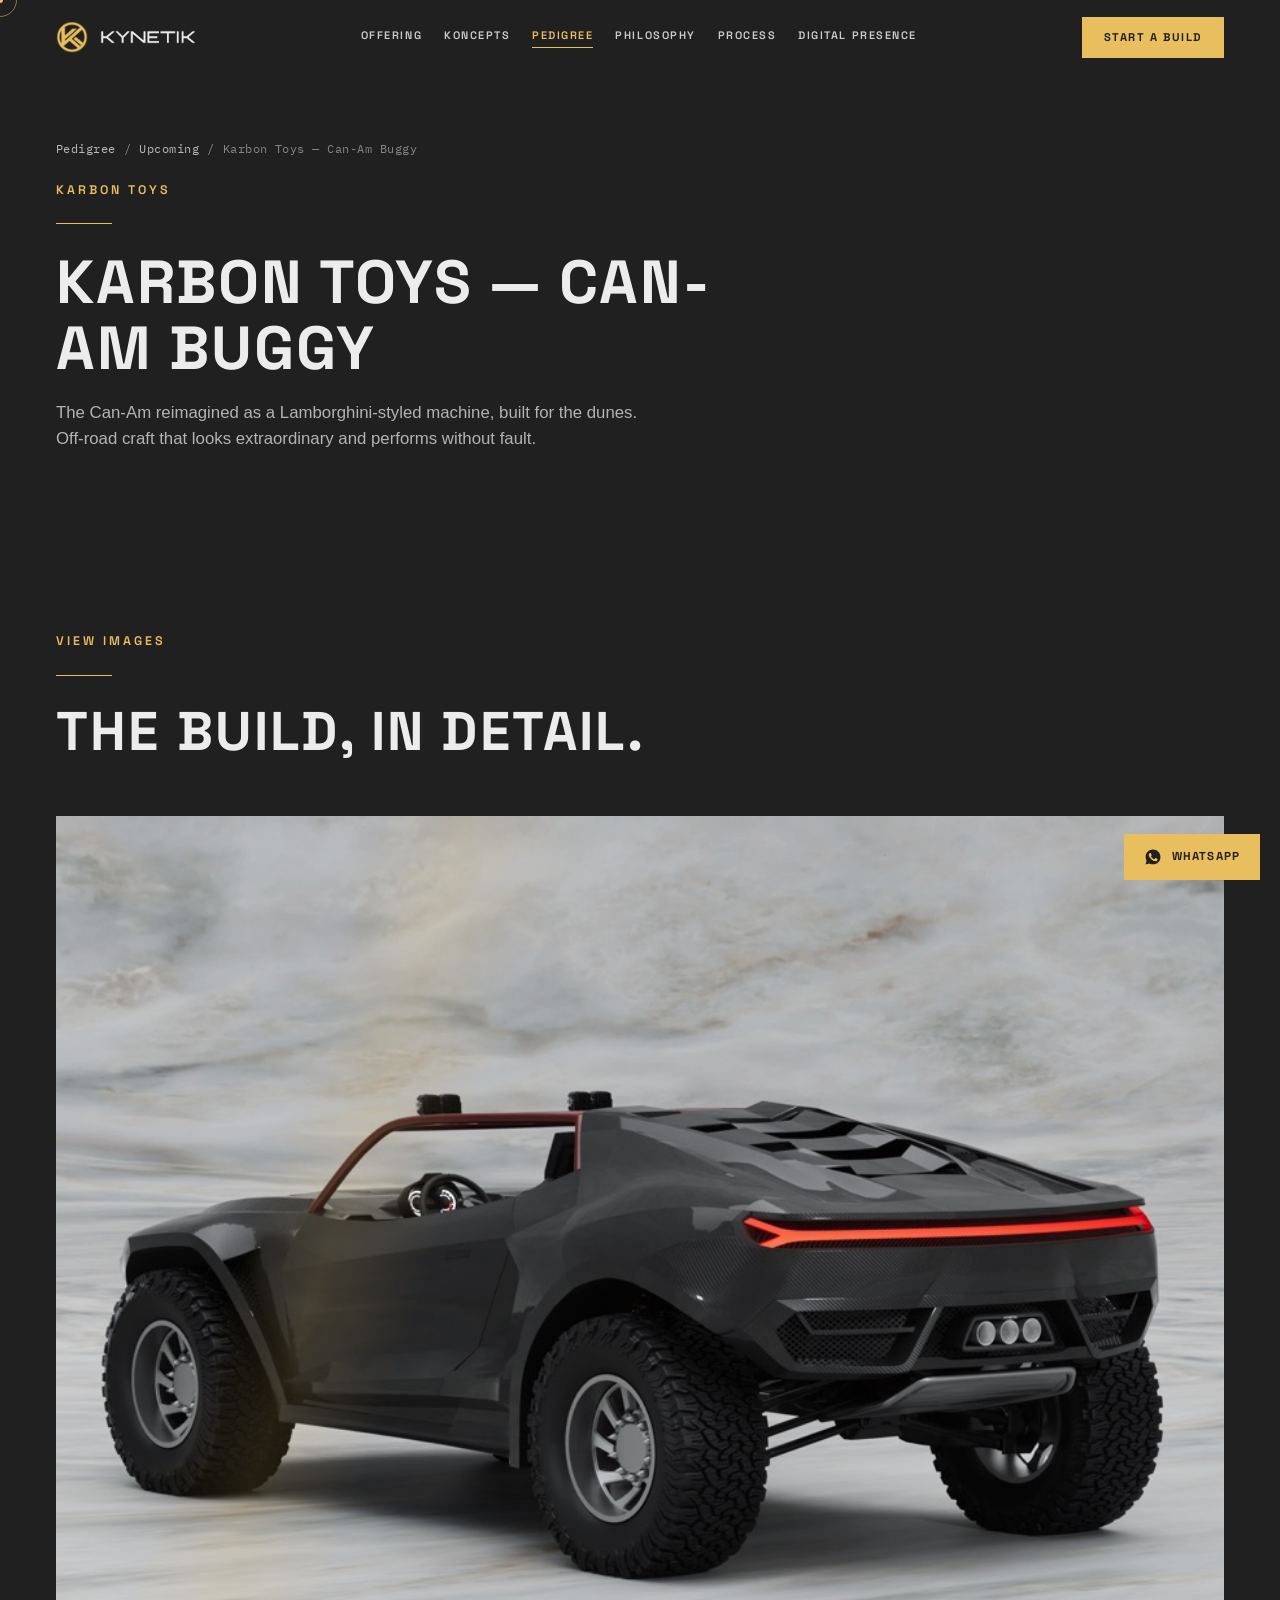
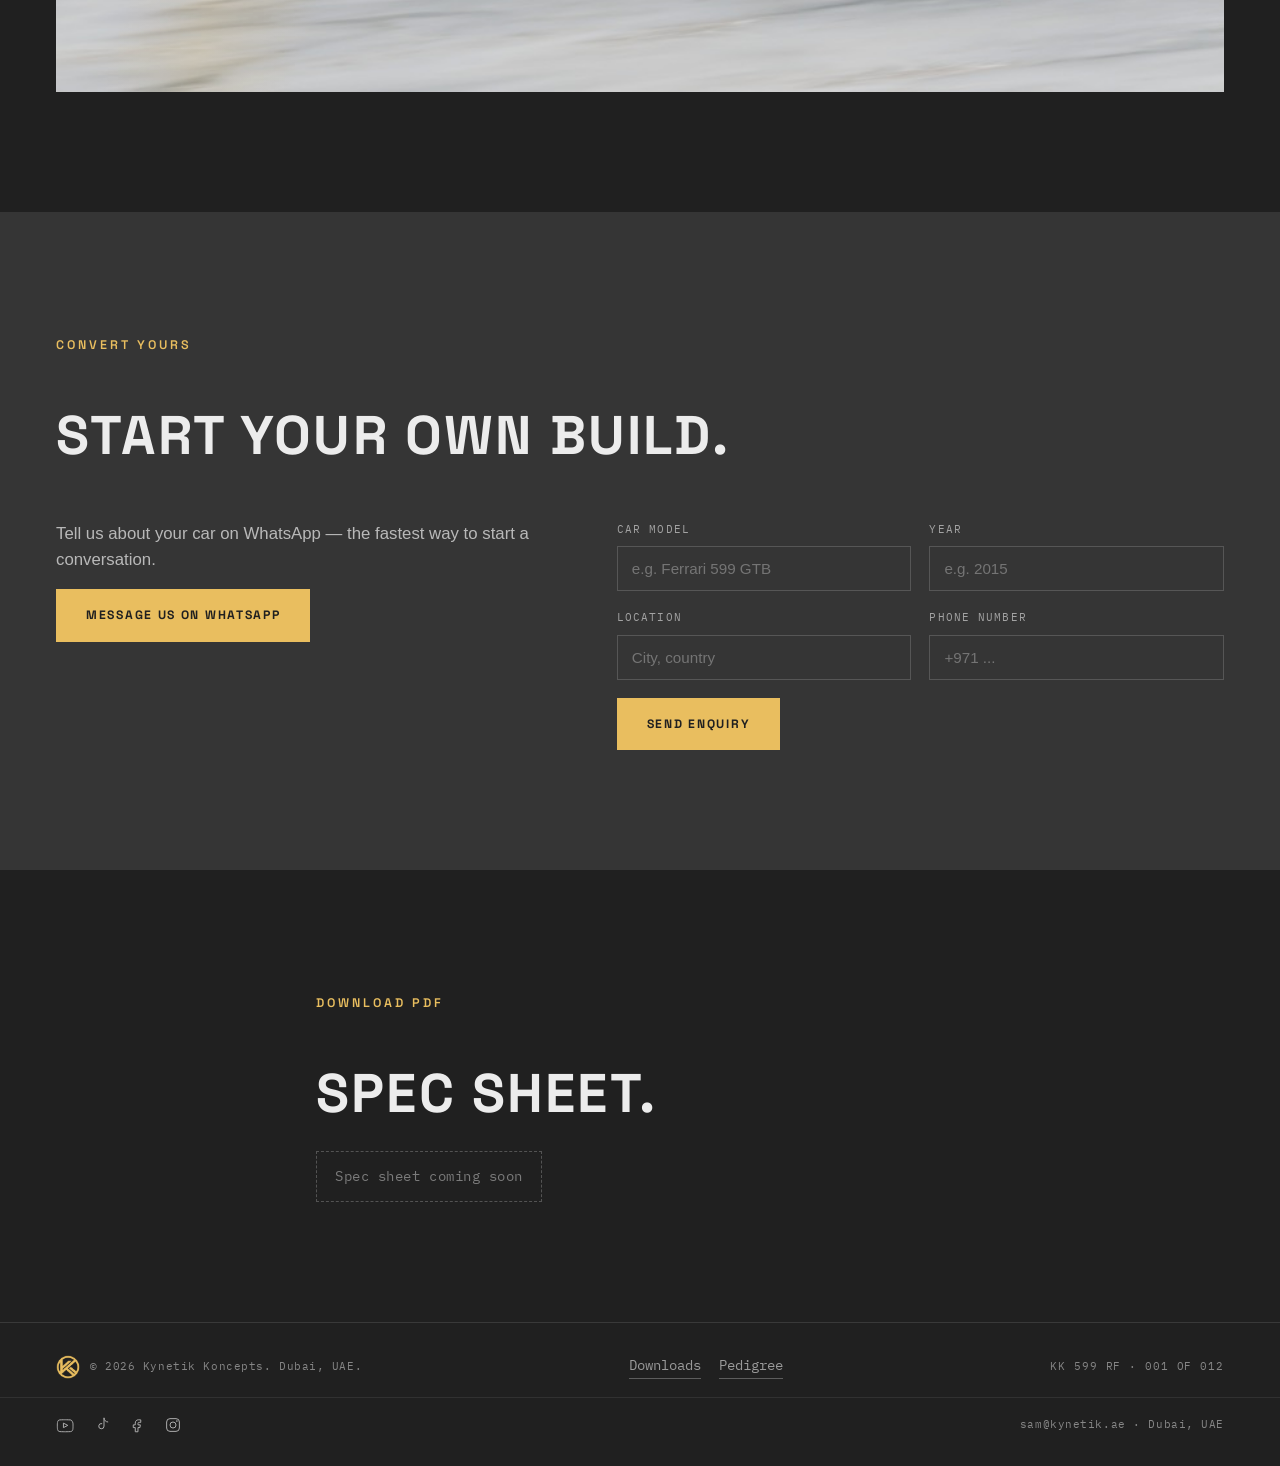
<file: projects/karbon-toys-canam.html>
<!doctype html>
<html lang="en">
<head>
<meta charset="utf-8">
<meta name="viewport" content="width=device-width, initial-scale=1">
<title>Karbon Toys — Can-Am Buggy — Kynetik Koncepts</title>
<meta name="description" content="Karbon Toys Can-Am Buggy: the Can-Am reimagined as a Lamborghini-styled machine, built for the dunes.">
<link rel="icon" type="image/png" href="[data-uri]">

<link rel="preconnect" href="https://fonts.googleapis.com">
<link rel="preconnect" href="https://fonts.gstatic.com" crossorigin>
<link href="https://fonts.googleapis.com/css2?family=Space+Grotesk:wght@500;600;700&family=IBM+Plex+Mono:wght@400;500;600&display=swap" rel="stylesheet">

<link rel="stylesheet" href="../assets/css/site.css">
</head>
<body data-nav-active="pedigree">

<div id="site-nav-slot"></div>
<script src="../assets/js/site-chrome.js"></script>

<main id="top">

  <!-- ============ HERO / INTRO ============ -->
  <section class="section ground-black js-scrub-section page-hero">
    <div class="wrap">
      <div class="breadcrumb"><a href="../pedigree.html">Pedigree</a><span>/</span><a href="../pedigree.html#upcoming">Upcoming</a><span>/</span><span>Karbon Toys — Can-Am Buggy</span></div>
      <p class="eyebrow">Karbon Toys</p>
      <hr class="hairline">
      <h1 class="display h1 js-scrub" style="margin-top:26px;">Karbon Toys — Can-Am Buggy</h1>
      <p class="sub-line">The Can-Am reimagined as a Lamborghini-styled machine, built for the dunes. Off-road craft that looks extraordinary and performs without fault.</p>
    </div>
  </section>

  <!-- ============ VIEW IMAGES ============ -->
  <section class="section ground-black js-scrub-section">
    <div class="wrap">
      <p class="eyebrow">View Images</p>
      <hr class="hairline">
      <h2 class="display h2" style="margin-top:26px;">The build, in detail.</h2>
      <div class="gallery">

        <!-- NOTE: this is a CGI concept render, not photography. SOURCE: 4.png -->
        <div class="gallery__item gallery__item--hero media js-cursor-target">
          <img src="../assets/img/projects/canam-render.jpg" alt="Karbon Toys Can-Am buggy concept render" loading="lazy">
        </div>
      </div>
    </div>
  </section>

  <!-- ============ CONVERT YOURS ============ -->
  <section class="section ground-grey js-scrub-section">
    <div class="wrap">
      <p class="eyebrow">Convert Yours</p>
      <hr class="hairline">
      <h2 class="display h2" style="margin-top:26px;">Start your own build.</h2>
      <div class="convert">
        <div class="convert__wa">
          <p class="sub-line">Tell us about your car on WhatsApp — the fastest way to start a conversation.</p>
          <a class="btn btn--primary js-cursor-target js-magnetic" href="https://wa.me/971XXXXXXXXX?text=I%27d%20like%20to%20talk%20about%20the%20Karbon%20Toys%20Can-Am%20Buggy%20project." target="_blank" rel="noopener">Message us on WhatsApp</a>
        </div>
        <!-- No form backend exists. Submissions compile into a pre-filled WhatsApp message client-side. If a real backend (email/CRM/spreadsheet) is wanted later, that's a separate integration decision. -->
        <form class="convert-form js-convert-form" data-project="Karbon Toys Can-Am Buggy" data-wa-number="971XXXXXXXXX">
          <div class="field">
            <label for="canam-model">Car model</label>
            <input id="canam-model" name="car_model" type="text" placeholder="e.g. Ferrari 599 GTB" required>
          </div>
          <div class="field">
            <label for="canam-year">Year</label>
            <input id="canam-year" name="car_year" type="text" placeholder="e.g. 2015" required>
          </div>
          <div class="field">
            <label for="canam-location">Location</label>
            <input id="canam-location" name="location" type="text" placeholder="City, country" required>
          </div>
          <div class="field">
            <label for="canam-phone">Phone number</label>
            <input id="canam-phone" name="phone" type="tel" placeholder="+971 ..." required>
          </div>
          <button class="btn btn--primary js-cursor-target" type="submit">Send enquiry</button>
        </form>
      </div>
    </div>
  </section>

  <!-- ============ DOWNLOAD PDF ============ -->
  <section class="section ground-black js-scrub-section">
    <div class="wrap" style="max-width:760px;">
      <p class="eyebrow">Download PDF</p>
      <hr class="hairline">
      <h2 class="display h2" style="margin-top:26px;">Spec sheet.</h2>
      <div class="pdf-block" id="pdfBlock"></div>
    </div>
  </section>

  <script>
    /* No spec-sheet PDF exists yet for this project — all fields null render
       the "coming soon" state via window.KKRenderPdf() in site-interactions.js.
       Fill in `url` (a direct hosted file) or `driveId` (+ optional
       `driveDownloadUrl`) once a real PDF exists. */
    window.PROJECT_PDF = { url: null, driveId: null, driveDownloadUrl: null };
  </script>

</main>

<div id="site-footer-slot"></div>
<script src="../assets/js/site-chrome.js"></script>

<script src="../assets/js/site-interactions.js"></script>
</body>
</html>
</file>
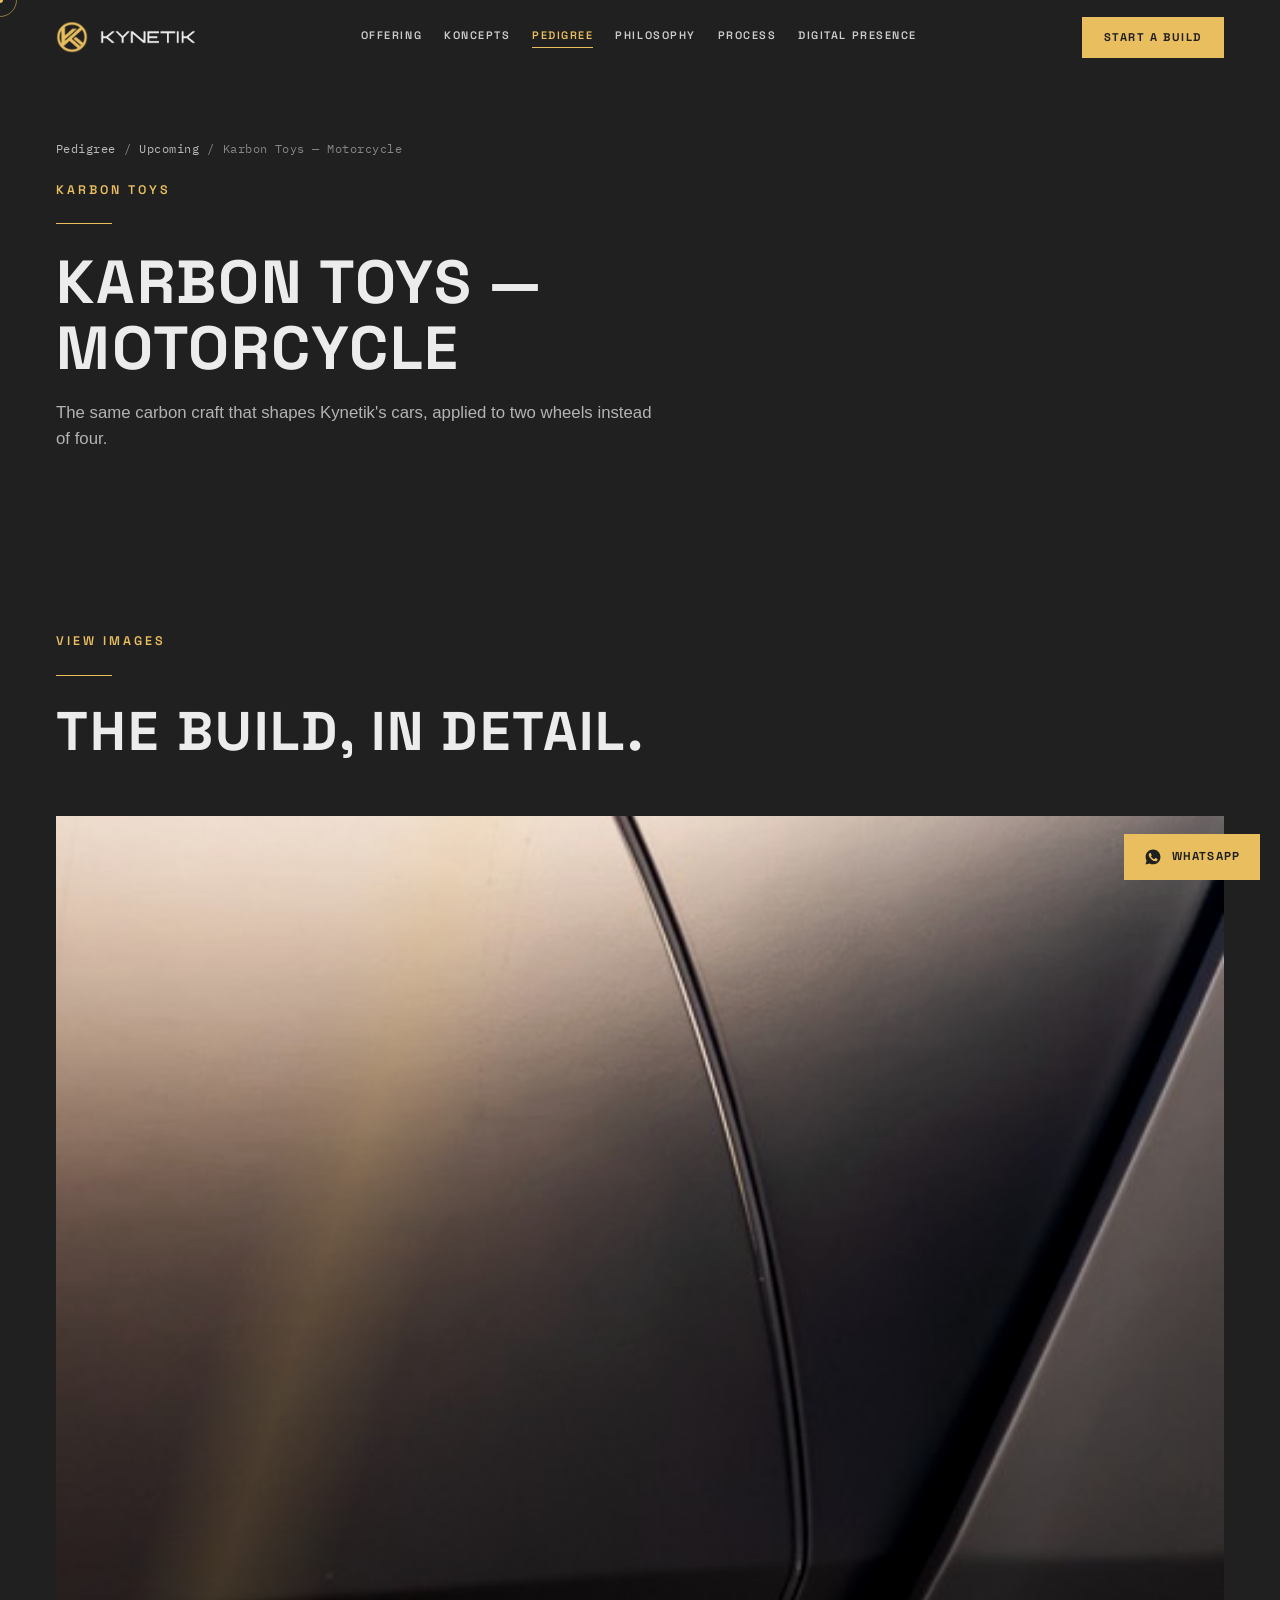
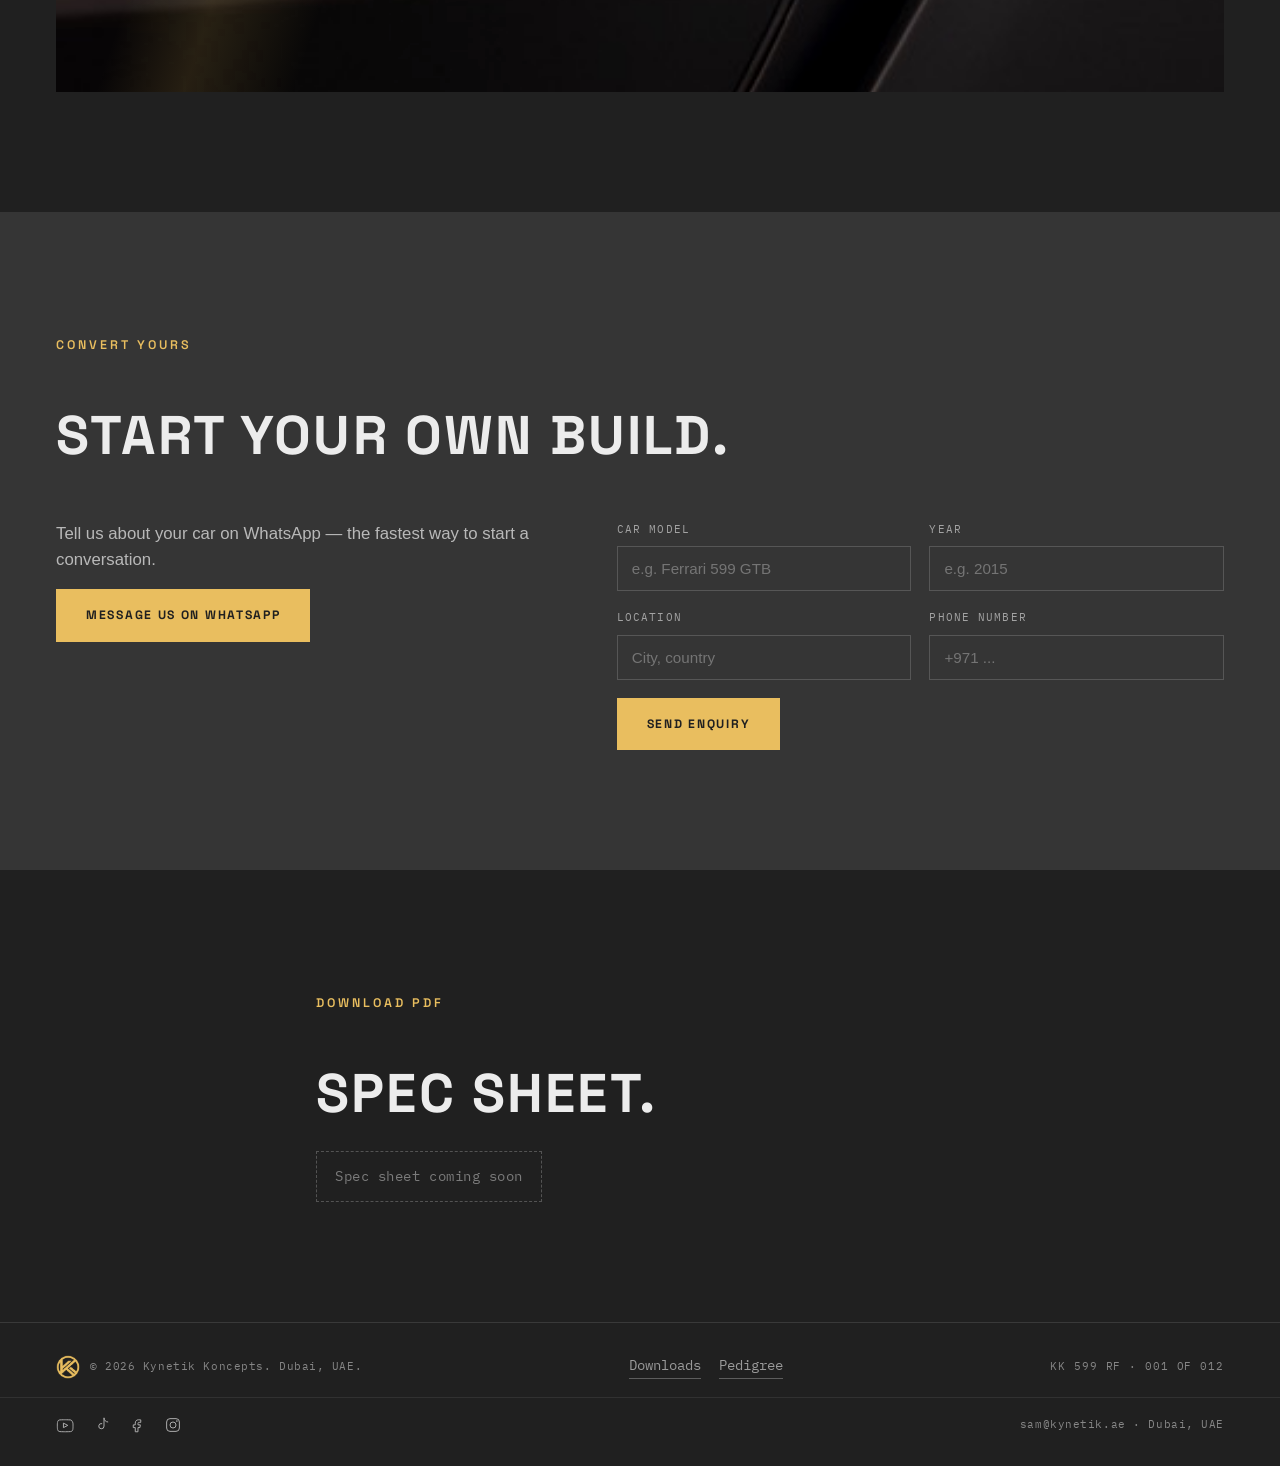
<file: projects/karbon-toys-motorcycle.html>
<!doctype html>
<html lang="en">
<head>
<meta charset="utf-8">
<meta name="viewport" content="width=device-width, initial-scale=1">
<title>Karbon Toys — Motorcycle — Kynetik Koncepts</title>
<meta name="description" content="Karbon Toys Motorcycle: the same carbon craft, applied to two wheels.">
<link rel="icon" type="image/png" href="[data-uri]">

<link rel="preconnect" href="https://fonts.googleapis.com">
<link rel="preconnect" href="https://fonts.gstatic.com" crossorigin>
<link href="https://fonts.googleapis.com/css2?family=Space+Grotesk:wght@500;600;700&family=IBM+Plex+Mono:wght@400;500;600&display=swap" rel="stylesheet">

<link rel="stylesheet" href="../assets/css/site.css">
</head>
<body data-nav-active="pedigree">

<div id="site-nav-slot"></div>
<script src="../assets/js/site-chrome.js"></script>

<main id="top">

  <!-- ============ HERO / INTRO ============ -->
  <section class="section ground-black js-scrub-section page-hero">
    <div class="wrap">
      <div class="breadcrumb"><a href="../pedigree.html">Pedigree</a><span>/</span><a href="../pedigree.html#upcoming">Upcoming</a><span>/</span><span>Karbon Toys — Motorcycle</span></div>
      <p class="eyebrow">Karbon Toys</p>
      <hr class="hairline">
      <h1 class="display h1 js-scrub" style="margin-top:26px;">Karbon Toys — Motorcycle</h1>
      <!-- PLACEHOLDER COPY — no source material exists for this project in the brand PDFs; write real copy once the project is defined. -->
      <p class="sub-line">The same carbon craft that shapes Kynetik's cars, applied to two wheels instead of four.</p>
    </div>
  </section>

  <!-- ============ VIEW IMAGES ============ -->
  <section class="section ground-black js-scrub-section">
    <div class="wrap">
      <p class="eyebrow">View Images</p>
      <hr class="hairline">
      <h2 class="display h2" style="margin-top:26px;">The build, in detail.</h2>
      <div class="gallery">

        <!-- PLACEHOLDER IMAGE — no real Karbon Toys Motorcycle photography exists yet, using a tight crop of a body panel line as a stand-in so no other vehicle is visibly identifiable. Swap when real photos are available. SOURCE: 8 (2).jpg -->
        <div class="gallery__item gallery__item--hero media js-cursor-target">
          <img src="../assets/img/projects/motorcycle-detail.jpg" alt="Carbon body panel line detail" loading="lazy">
        </div>
      </div>
    </div>
  </section>

  <!-- ============ CONVERT YOURS ============ -->
  <section class="section ground-grey js-scrub-section">
    <div class="wrap">
      <p class="eyebrow">Convert Yours</p>
      <hr class="hairline">
      <h2 class="display h2" style="margin-top:26px;">Start your own build.</h2>
      <div class="convert">
        <div class="convert__wa">
          <p class="sub-line">Tell us about your car on WhatsApp — the fastest way to start a conversation.</p>
          <a class="btn btn--primary js-cursor-target js-magnetic" href="https://wa.me/971XXXXXXXXX?text=I%27d%20like%20to%20talk%20about%20the%20Karbon%20Toys%20Motorcycle%20project." target="_blank" rel="noopener">Message us on WhatsApp</a>
        </div>
        <!-- No form backend exists. Submissions compile into a pre-filled WhatsApp message client-side. If a real backend (email/CRM/spreadsheet) is wanted later, that's a separate integration decision. -->
        <form class="convert-form js-convert-form" data-project="Karbon Toys Motorcycle" data-wa-number="971XXXXXXXXX">
          <div class="field">
            <label for="moto-model">Car model</label>
            <input id="moto-model" name="car_model" type="text" placeholder="e.g. Ferrari 599 GTB" required>
          </div>
          <div class="field">
            <label for="moto-year">Year</label>
            <input id="moto-year" name="car_year" type="text" placeholder="e.g. 2015" required>
          </div>
          <div class="field">
            <label for="moto-location">Location</label>
            <input id="moto-location" name="location" type="text" placeholder="City, country" required>
          </div>
          <div class="field">
            <label for="moto-phone">Phone number</label>
            <input id="moto-phone" name="phone" type="tel" placeholder="+971 ..." required>
          </div>
          <button class="btn btn--primary js-cursor-target" type="submit">Send enquiry</button>
        </form>
      </div>
    </div>
  </section>

  <!-- ============ DOWNLOAD PDF ============ -->
  <section class="section ground-black js-scrub-section">
    <div class="wrap" style="max-width:760px;">
      <p class="eyebrow">Download PDF</p>
      <hr class="hairline">
      <h2 class="display h2" style="margin-top:26px;">Spec sheet.</h2>
      <div class="pdf-block" id="pdfBlock"></div>
    </div>
  </section>

  <script>
    /* No spec-sheet PDF exists yet for this project — all fields null render
       the "coming soon" state via window.KKRenderPdf() in site-interactions.js.
       Fill in `url` (a direct hosted file) or `driveId` (+ optional
       `driveDownloadUrl`) once a real PDF exists. */
    window.PROJECT_PDF = { url: null, driveId: null, driveDownloadUrl: null };
  </script>

</main>

<div id="site-footer-slot"></div>
<script src="../assets/js/site-chrome.js"></script>

<script src="../assets/js/site-interactions.js"></script>
</body>
</html>
</file>
<file: assets/css/site.css>
:root{
    --kynetik-black:#202020;
    --carbon-grey:#353535;
    --foster-white:#ECECEC;
    --vintage-yellow:#E9BE5F;
    --olive-green:#808000;
    /* full-site polish pass: promoted from a literal #141414 repeated in
       3 places (.media, .social-embed, .ig-cta__ring-inner) — a deliberately
       darker-than-Kynetik-Black recessed ground for photo/video embed
       containers, not a one-off. /impeccable detect flagged the literal as
       outside DESIGN.md's palette on every page that used it; now a named,
       documented token instead of unreviewed drift. See DESIGN.md's Colors
       section for the written rationale. */
    --media-black:#141414;

    --font-display:'Space Grotesk', 'Arial Narrow', sans-serif;
    --font-body:'Helvetica Neue', Helvetica, Arial, sans-serif;
    --font-mono:'IBM Plex Mono', ui-monospace, monospace;

    --ease-precise: cubic-bezier(.22,.61,.36,1);
    --dur-slow: 900ms;
    --dur-med: 500ms;
    --dur-fast: 220ms;

    --nav-h: 76px;

    /* Round 2 spacing pass: the frame was capped at 1180px everywhere, which
       left a lot of dead margin on 1440px+ monitors. --wrap-max is now the
       single source of truth for both .wrap and .nav__inner so the nav rail
       always lines up with the content below it. Prose elements inside a
       mostly-text section still get their own narrower inline max-width
       (search the HTML for `style="max-width:` — e.g. the Return of the
       Coachbuilder and Convert Yours sections) rather than the section
       wrapper itself being narrowed. */
    --wrap-max: 1440px;

    --logo-monogram-gold: url("[data-uri]");
    --logo-monogram-white: url("[data-uri]");
    --logo-monogram-black: url("[data-uri]");
    --logo-wordmark-white: url("[data-uri]");
    --logo-wordmark-black: url("[data-uri]");
  }

  *,*::before,*::after{ box-sizing:border-box; }
  html{ scroll-behavior:smooth; }
  @media (prefers-reduced-motion: reduce){ html{ scroll-behavior:auto; } }

  body{
    margin:0;
    background:var(--kynetik-black);
    color:var(--foster-white);
    font-family:var(--font-body);
    font-size:16px;
    line-height:1.55;
    -webkit-font-smoothing:antialiased;
    overflow-x:hidden;
  }
  img{ max-width:100%; display:block; }
  a{ color:inherit; text-decoration:none; }
  button{ font:inherit; color:inherit; background:none; border:0; cursor:pointer; }
  ul{ margin:0; padding:0; list-style:none; }
  h1,h2,h3,p,blockquote{ margin:0; }

  /* cursor: hide system cursor on fine-pointer devices only, via JS toggling this class */
  html.js-custom-cursor, html.js-custom-cursor *{ cursor:none !important; }

  /* ---------- typography ---------- */
  /* full-site polish pass: base letter-spacing was 0.06em, undocumented
     in DESIGN.md (its Display tier specifies 0.03em) and never actually
     rendered at that value anywhere live — every real usage pairs
     .display with .h1 (0.03em) or .h2 (0.04em), both of which override
     it, except the closing tagline's bare .display usage, which already
     carries its own inline override. Corrected to match DESIGN.md so a
     future bare .display usage gets the documented value by default
     instead of this stray one. */
  .display{ font-family:var(--font-display); text-transform:uppercase; font-weight:700; letter-spacing:0.03em; line-height:1.08; }
  .h1{ font-size:clamp(2.6rem, 7vw, 5.2rem); letter-spacing:0.03em; }
  .h2{ font-size:clamp(2.1rem, 5vw, 3.4rem); letter-spacing:0.04em; }

  .eyebrow{
    font-family:var(--font-display); font-weight:600; text-transform:uppercase;
    letter-spacing:0.24em; font-size:0.78rem; color:var(--vintage-yellow);
    display:inline-flex; align-items:center; gap:0.6em;
  }
  .ground-white .eyebrow{ color:#8a6d1e; }

  .hairline{
    width:0; height:1px; background:var(--vintage-yellow); border:0; margin:22px 0 0;
    transition:width 1.1s var(--ease-precise);
  }
  .is-in .hairline{ width:56px; }
  @media (prefers-reduced-motion: reduce){ .hairline{ width:56px; transition:none; } }

  .sub-line{
    margin-top:18px;
    font-size:1.05rem;
    color:rgba(236,236,236,0.72);
    max-width:36em;
  }
  .ground-white .sub-line{ color:rgba(32,32,32,0.72); }

  .accent-line{
    font-family:var(--font-display); text-transform:uppercase; letter-spacing:0.05em; font-weight:700;
    color:var(--vintage-yellow); font-size:clamp(1.05rem,1.8vw,1.35rem); line-height:1.3; margin-top:28px;
  }

  /* ---------- scroll-scrubbed headline clip reveal ---------- */
  .js-scrub{
    clip-path: inset(0 100% 0 0);
    transition: clip-path 0.05s linear; /* live-updated by scroll handler */
  }
  @media (prefers-reduced-motion: reduce){ .js-scrub{ clip-path:none !important; } }

  /* ---------- layout ---------- */
  .wrap{ max-width:var(--wrap-max); margin:0 auto; padding-left:24px; padding-right:24px; }
  @media(min-width:768px){ .wrap{ padding-left:56px; padding-right:56px; } }
  .section{ padding:120px 0; position:relative; }
  .section--tight{ padding:70px 0; }
  @media(max-width:767px){ .section{ padding:84px 0; } .section--tight{ padding:56px 0; } }

  .ground-black{ background:var(--kynetik-black); color:var(--foster-white); }
  .ground-grey{ background:var(--carbon-grey); color:var(--foster-white); }
  .ground-white{ background:var(--foster-white); color:var(--kynetik-black); }
  /* .ground-olive removed in round 2 (Impact section now uses .ground-grey,
     #353535 Carbon Grey) — grepped the whole site first, nothing else
     referenced it. --olive-green stays defined as a brand token even though
     no ground-* class currently uses it. */

  /* ---------- ground-change wipe curtain ---------- */
  .ground-curtain{
    position:absolute; inset:0; z-index:3; pointer-events:none;
    background:var(--kynetik-black);
    transform:scaleY(1); transform-origin:top;
    transition:transform 0.75s var(--ease-precise);
  }
  .is-in .ground-curtain{ transform:scaleY(0); }
  @media (prefers-reduced-motion: reduce){ .ground-curtain{ display:none; } }

  /* ---------- custom cursor ---------- */
  .cursor-dot, .cursor-ring{
    position:fixed; top:0; left:0; z-index:9000; pointer-events:none;
    border-radius:50%;
    transform:translate(-50%,-50%);
    will-change:transform;
  }
  .cursor-dot{ width:6px; height:6px; background:var(--vintage-yellow); transition:opacity .2s; }
  .cursor-ring{
    width:34px; height:34px; border:1px solid rgba(233,190,95,0.55);
    transition:width .25s var(--ease-precise), height .25s var(--ease-precise), border-color .25s var(--ease-precise), opacity .2s;
  }
  .cursor-ring.is-active{ width:56px; height:56px; border-color:var(--vintage-yellow); }
  @media(max-width:959px){ .cursor-dot,.cursor-ring{ display:none; } }

  /* ---------- nav ---------- */
  .nav{
    position:fixed; top:0; left:0; right:0; height:var(--nav-h); z-index:500;
    display:flex; align-items:center; background:transparent; border-bottom:1px solid transparent;
    transition:background var(--dur-med) var(--ease-precise), border-color var(--dur-med) var(--ease-precise);
  }
  .nav--solid{ background:rgba(32,32,32,0.86); backdrop-filter:blur(10px); -webkit-backdrop-filter:blur(10px); border-bottom:1px solid rgba(233,190,95,0.18); }
  .nav__inner{ width:100%; max-width:var(--wrap-max); margin:0 auto; padding:0 24px; display:flex; align-items:center; justify-content:space-between; }
  @media(min-width:768px){ .nav__inner{ padding:0 56px; } }

  .logo-lockup{ display:flex; align-items:center; gap:12px; }
  .logo-mark{ width:32px; height:32px; flex-shrink:0; background-image:var(--logo-monogram-gold); background-size:contain; background-repeat:no-repeat; }
  .logo-word{ width:96px; height:14px; background-image:var(--logo-wordmark-white); background-size:contain; background-repeat:no-repeat; }
  .footer .logo-mark{ width:24px; height:24px; }

  .nav__links{ display:none; align-items:center; gap:22px; }
  @media(min-width:1180px){ .nav__links{ display:flex; } }
  @media(min-width:1320px){ .nav__links{ gap:40px; } }
  .nav__link{ font-family:var(--font-display); font-weight:600; font-size:0.68rem; letter-spacing:0.14em; text-transform:uppercase; opacity:0.85; position:relative; padding-bottom:4px; white-space:nowrap; }
  @media(min-width:1320px){ .nav__link{ font-size:0.72rem; letter-spacing:0.16em; } }
  .nav__link::after{ content:''; position:absolute; left:0; right:0; bottom:0; height:1px; background:var(--vintage-yellow); transform:scaleX(0); transform-origin:left; transition:transform var(--dur-med) var(--ease-precise); }
  .nav__link:hover{ opacity:1; } .nav__link:hover::after{ transform:scaleX(1); }

  .nav__cta{ display:none; }
  @media(min-width:960px){
    .nav__cta{ display:inline-flex; align-items:center; font-family:var(--font-display); font-weight:700; font-size:0.7rem; letter-spacing:0.14em; text-transform:uppercase; color:var(--kynetik-black); background:var(--vintage-yellow); padding:12px 22px; }
  }

  .nav__toggle{ display:flex; align-items:center; justify-content:center; width:44px; height:44px; z-index:600; }
  @media(min-width:1180px){ .nav__toggle{ display:none; } }
  .nav__toggle-bars{ position:relative; width:22px; height:14px; }
  .nav__toggle-bars span{ position:absolute; left:0; right:0; height:1.5px; background:var(--foster-white); transition:transform var(--dur-med) var(--ease-precise), opacity var(--dur-med) var(--ease-precise), top var(--dur-med) var(--ease-precise); }
  .nav__toggle-bars span:nth-child(1){ top:0; } .nav__toggle-bars span:nth-child(2){ top:6px; } .nav__toggle-bars span:nth-child(3){ top:12px; }
  .menu-open .nav__toggle-bars span:nth-child(1){ top:6px; transform:rotate(45deg); }
  .menu-open .nav__toggle-bars span:nth-child(2){ opacity:0; }
  .menu-open .nav__toggle-bars span:nth-child(3){ top:6px; transform:rotate(-45deg); }

  .mobile-menu{ position:fixed; inset:0; background:var(--kynetik-black); z-index:400; display:flex; flex-direction:column; justify-content:center; padding:calc(var(--nav-h) + 16px) 32px 32px; overflow-y:auto; opacity:0; visibility:hidden; transition:opacity var(--dur-med) var(--ease-precise); }
  .menu-open .mobile-menu{ opacity:1; visibility:visible; }
  .mobile-menu__links{ display:flex; flex-direction:column; gap:28px; }
  .mobile-menu__link{ font-family:var(--font-display); font-weight:700; text-transform:uppercase; letter-spacing:0.04em; font-size:2rem; }
  .mobile-menu__cta{ margin-top:44px; display:inline-flex; align-self:flex-start; font-family:var(--font-display); font-weight:700; font-size:0.78rem; letter-spacing:0.14em; text-transform:uppercase; color:var(--kynetik-black); background:var(--vintage-yellow); padding:16px 26px; }
  .mobile-menu__foot{ position:absolute; bottom:32px; left:32px; right:32px; font-family:var(--font-mono); font-size:0.7rem; letter-spacing:0.08em; color:rgba(236,236,236,0.5); }

  /* ---------- buttons (magnetic) ---------- */
  .btn{ display:inline-flex; align-items:center; gap:10px; font-family:var(--font-display); font-weight:700; font-size:0.76rem; letter-spacing:0.14em; text-transform:uppercase; padding:17px 30px; transition:background var(--dur-med) var(--ease-precise), color var(--dur-med) var(--ease-precise), border-color var(--dur-med) var(--ease-precise), transform var(--dur-fast) var(--ease-precise); }
  .btn--primary{ background:var(--vintage-yellow); color:var(--kynetik-black); }
  .btn--primary:hover{ background:#f2cd7d; }
  .btn--ghost{ border:1px solid rgba(236,236,236,0.35); color:var(--foster-white); background:transparent; }
  .quiet-link{ font-family:var(--font-mono); font-size:0.85rem; color:rgba(236,236,236,0.6); border-bottom:1px solid rgba(236,236,236,0.3); padding-bottom:2px; transition:color var(--dur-fast) var(--ease-precise), border-color var(--dur-fast) var(--ease-precise); }
  .quiet-link:hover{ color:var(--vintage-yellow); border-color:var(--vintage-yellow); }
  .btn--ghost:hover{ border-color:var(--vintage-yellow); color:var(--vintage-yellow); }

  /* ---------- real photography: shared media treatment ---------- */
  /* every photo on the page gets the same cool-neutral grade cue: a soft
     diagonal gold sheen, keeping the brand's raking-light direction even
     across photography shot at different times/locations. */
  .media{ position:relative; overflow:hidden; background:var(--media-black); }
  .media img, .media video{ position:absolute; inset:0; width:100%; height:100%; object-fit:cover; display:block; filter:saturate(0.92) contrast(1.03); }
  .media::after{
    content:''; position:absolute; top:-30%; left:-10%; width:70%; height:160%;
    background:linear-gradient(100deg, transparent 40%, rgba(233,190,95,0.14) 48%, transparent 58%);
    transform:rotate(8deg); pointer-events:none;
  }
  .media__scrim{ position:absolute; inset:0; pointer-events:none; background:linear-gradient(to top, rgba(32,32,32,0.75) 0%, rgba(32,32,32,0.1) 55%, transparent 78%); }
  .media--ambient .media__scrim{ background:rgba(32,32,32,0.84); }
  .media--ambient img{ transform:scale(1.06); }
  .section--photo{ overflow:hidden; }
  .section--photo > .media{ position:absolute; inset:0; z-index:0; }
  .section--photo > .wrap{ position:relative; z-index:2; }

  /* full-site polish pass (via /impeccable critique, P1): the headline
     ("ENERGY IN MOTION.") sits bottom-anchored in this section, right
     where the previous gradient had already faded to ~0.35 opacity by
     42% up — confirmed visually, the wheel's spokes/hub read clearly
     through the text at that strength. Extended the strong zone further
     up the frame so the headline's actual vertical position gets real
     coverage, without changing the gradient's direction or the fact
     that the top of the frame stays clear (matches how History's own
     full-bleed scrim was tuned the same way in an earlier round). */
  .hero__overlay{ position:absolute; inset:0; z-index:1; background:linear-gradient(to top, rgba(32,32,32,0.92) 0%, rgba(32,32,32,0.72) 42%, rgba(32,32,32,0.2) 78%, transparent 92%); }

  /* ---------- hero ---------- */
  .hero{ min-height:100svh; display:flex; flex-direction:column; justify-content:flex-end; padding-top:calc(var(--nav-h) + 40px); padding-bottom:72px; }
  .hero__bg{ position:absolute; inset:0; z-index:0; }
  .hero__content{ position:relative; z-index:2; }
  .hero__headline{ max-width:14ch; }
  .hero__sub{ margin-top:22px; font-family:var(--font-mono); font-size:0.78rem; letter-spacing:0.14em; text-transform:uppercase; color:rgba(236,236,236,0.75); }
  .hero__cta-row{ margin-top:44px; display:flex; flex-wrap:wrap; gap:18px; align-items:center; }
  /* full-site polish pass: 0.68rem = 10.88px, under the 11px functional-
     text floor /impeccable detect flags sitewide. Bumped to 0.72rem
     (11.52px), matching the size already used for .ig-native__meta so
     the smallest mono labels on the site share one floor rather than
     drifting per section. */
  .hero__scroll-cue{ position:absolute; bottom:28px; left:24px; display:flex; align-items:center; gap:10px; font-family:var(--font-mono); font-size:0.72rem; letter-spacing:0.14em; text-transform:uppercase; color:rgba(236,236,236,0.55); z-index:2; }
  @media(min-width:768px){ .hero__scroll-cue{ left:56px; } }
  .hero__scroll-cue-line{ width:28px; height:1px; background:rgba(236,236,236,0.4); }

  /* ---------- split layout ---------- */
  .split{ display:grid; gap:56px; align-items:center; }
  @media(min-width:900px){ .split{ grid-template-columns:1.05fr 0.95fr; gap:80px; } }
  /* Round 2: at wide viewports the wrap now has real room to spare — let the
     split breathe instead of the two columns just growing wider apart with
     the same fixed gap the whole time. */
  @media(min-width:1400px){ .split{ grid-template-columns:1fr 1.15fr; gap:120px; } }
  .split__media{ aspect-ratio:4/5; width:100%; }
  @media(max-width:899px){ .split__media{ aspect-ratio:16/10; order:-1; } }

  /* ---------- Philosophy: multi-paragraph body copy (round 13) ----------
     Round 13 (content update from client docx): the merged Philosophy
     section is the first place on the site carrying real running body
     copy — five paragraphs, not one short .sub-line — so .sub-line's own
     36em cap (tuned for a single line or two) isn't the right container.
     Widened measure a little (42em) so five stacked paragraphs don't run
     taller than the split column needs to be, still comfortably inside
     the ~65-75ch readable-measure range. Font-size/color match .sub-line
     exactly for consistency; line-height opened up from body copy's
     usual 1.55 to 1.65 since this is sustained reading, not a caption. */
  .philosophy-copy{ margin-top:20px; max-width:42em; }
  .philosophy-copy p{ font-size:1.05rem; line-height:1.65; color:rgba(236,236,236,0.72); }
  .philosophy-copy p + p{ margin-top:16px; }

  /* ---------- offerings: grid + weave-hover reveal ----------
     Round 3: full redesign against the approved prototype
     (claude.ai/artifact/PpvqfPrvT3jF6FpRztvhTy) — treat this CSS as ported
     from that prototype, not reinterpreted. Replaces round 2's sliding
     translateY panel entirely: now a carbon-weave texture fades in behind
     the tile, the gold rule under the title grows, and the description
     reveals via opacity/transform, all on the same hover (round 4: was
     max-height, switched off animating a layout property). Breakpoints
     (900px/600px) match the prototype exactly rather than the site's usual
     640/960 grid convention. No JS: .offer-tile__desc is always visible
     <=900px since there's no hover state on touch. */
  .offerings-grid{ display:grid; gap:1px; background:rgba(236,236,236,0.12); margin-top:56px; }
  @media(min-width:600px){ .offerings-grid{ grid-template-columns:repeat(2,1fr); } }
  @media(min-width:900px){ .offerings-grid{ grid-template-columns:repeat(3,1fr); } }
  /* Round 4: three tiles (1, 7, 8) get real weight — wider, taller, bigger
     type — so the grid has rhythm before anyone touches it. Spans are sized
     so 9 items still tile the 3-column grid with zero gaps (units: 1+2 per
     row where featured, 1+1+1 where not) — see the round-4 handoff for the
     row math. Desktop-only; 1000px sits one step above the 3-col breakpoint
     so tablet keeps a clean uniform grid. */
  @media(min-width:1000px){
    .offerings-grid .offer-tile:nth-child(1),
    .offerings-grid .offer-tile:nth-child(7),
    .offerings-grid .offer-tile:nth-child(8){
      grid-column:span 2; padding:40px 38px; min-height:280px;
    }
    .offerings-grid .offer-tile:nth-child(1) .offer-tile__icon,
    .offerings-grid .offer-tile:nth-child(7) .offer-tile__icon,
    .offerings-grid .offer-tile:nth-child(8) .offer-tile__icon{ width:40px; height:40px; }
    .offerings-grid .offer-tile:nth-child(1) .offer-tile__title,
    .offerings-grid .offer-tile:nth-child(7) .offer-tile__title,
    .offerings-grid .offer-tile:nth-child(8) .offer-tile__title{ font-size:1.3rem; max-width:26ch; }
  }
  .offer-tile{
    position:relative; background:var(--kynetik-black); border-top:1px solid var(--vintage-yellow);
    padding:32px 30px; min-height:230px; overflow:hidden;
    display:flex; flex-direction:column; justify-content:space-between;
    cursor:pointer; --mx:50%; --my:50%;
    opacity:0; transform:translateY(24px);
    transition:background var(--dur-slow) var(--ease-precise), opacity var(--dur-slow) var(--ease-precise), transform var(--dur-slow) var(--ease-precise), padding var(--dur-med) var(--ease-precise), min-height var(--dur-med) var(--ease-precise);
  }
  .offer-tile.is-visible{ opacity:1; transform:translateY(0); }
  .offer-tile:is(:hover, :focus-within){ background:rgba(233,190,95,0.05); }
  /* continuous cursor-tracked spotlight — updated on mousemove in JS, so the
     tile responds to where the pointer actually is rather than a flat
     hover on/off. Sits below .offer-tile__weave so both can layer. */
  .offer-tile::before{
    content:''; position:absolute; inset:0; opacity:0; pointer-events:none;
    background:radial-gradient(260px circle at var(--mx) var(--my), rgba(233,190,95,0.14), transparent 72%);
    transition:opacity var(--dur-med) var(--ease-precise);
  }
  .offer-tile:is(:hover, :focus-within)::before{ opacity:1; }
  .offer-tile__weave{
    position:absolute; inset:0; opacity:0; transition:opacity var(--dur-med) var(--ease-precise); pointer-events:none;
    background-image:
      repeating-linear-gradient(45deg, rgba(233,190,95,0.06) 0 2px, transparent 2px 14px),
      repeating-linear-gradient(-45deg, rgba(236,236,236,0.03) 0 2px, transparent 2px 14px);
  }
  .offer-tile:is(:hover, :focus-within) .offer-tile__weave{ opacity:1; }
  @media (prefers-reduced-motion: reduce){
    .offer-tile{ opacity:1; transform:none; transition:background var(--dur-slow) var(--ease-precise); }
    .offer-tile::before{ display:none; }
  }
  .offer-tile__top{ position:relative; z-index:2; display:flex; align-items:flex-start; justify-content:space-between; }
  .offer-tile__index{ font-family:var(--font-mono); color:var(--vintage-yellow); font-size:0.78rem; letter-spacing:0.1em; }
  .offer-tile__icon{ display:block; width:32px; height:32px; opacity:0.85; }
  .offer-tile__icon svg{ width:100%; height:100%; }
  .offer-tile__bottom{ position:relative; z-index:2; }
  .offer-tile__title{ font-family:var(--font-display); font-weight:700; text-transform:uppercase; letter-spacing:0.02em; font-size:1.05rem; line-height:1.25; max-width:20ch; margin-bottom:10px; }
  .offer-tile__rule{ width:28px; height:1px; background:var(--vintage-yellow); border:0; margin:0 0 12px; transition:width var(--dur-med) var(--ease-precise); }
  .offer-tile:is(:hover, :focus-within) .offer-tile__rule{ width:56px; }
  /* round 4: was transition:max-height (flagged by /impeccable detect as
     layout-transition — animating max-height forces a reflow every frame).
     Replaced with a compositor-only opacity+transform reveal; the desc now
     always occupies its natural layout space (no more 0-height collapse),
     so .offer-tile is uniformly taller than the old resting state by
     roughly the height of its description text. */
  /* was font-family:var(--font-mono) — DESIGN.md reserves mono for "data,
     not prose"; this is full-sentence trust copy, permanently visible on
     touch, so it reads as body text, not a label. */
  .offer-tile__desc{
    font-family:var(--font-body); font-size:0.85rem; line-height:1.6; color:rgba(236,236,236,0.6);
    opacity:0; transform:translateY(6px); transition:opacity var(--dur-med) var(--ease-precise), transform var(--dur-med) var(--ease-precise);
  }
  .offer-tile:is(:hover, :focus-within) .offer-tile__desc{ opacity:1; transform:translateY(0); }
  /* touch has no hover, so mobile got only the flat, always-visible desc
     while desktop also got the weave texture + extended hairline "craft"
     signal. Give touch the same signal permanently rather than only on tap. */
  @media(max-width:900px){
    .offer-tile__desc{ opacity:1; transform:none; }
    .offer-tile__weave{ opacity:1; }
    .offer-tile__rule{ width:56px; }
  }
  @media (prefers-reduced-motion: reduce){ .offer-tile__desc{ transform:none; } }

  /* ---------- what we make: photo grid (round 4 — rebuilt section) ----------
     Five build categories, distinct from the nine offer-tile capabilities
     above: photographic rather than icon-driven, so the two sections read
     as different things at a glance. Same hover language as .offer-tile
     (hairline extends, desc reveals) for consistency, but the photo fills
     the tile instead of sitting inside a flat card. */
  /* Round 14 amends: reverts round 13's normal-flow rework. That fix
     ("put titles above image tiles instead of TOV") only tightened the
     gap, it didn't remove it — grid-stretch still left dead space
     around a fixed-aspect-ratio media block whenever a row's tallest
     tile didn't match. Round 14 asks to go further: full-bleed photo,
     no separate text block, title sits directly over the image via the
     same scrim technique this project already uses elsewhere. This is
     the tile's pre-round-13 structure, restored from the round-12
     commit rather than re-derived, since it's the exact "already
     established" pattern the brief points at. */
  .make-grid{ display:grid; grid-template-columns:1fr; gap:2px; margin-top:56px; }
  @media(min-width:600px){ .make-grid{ grid-template-columns:repeat(2,1fr); } }
  /* Round 15: asymmetric row at full width — Bespoke One-of-One (tile 1)
     and Karbon Elektric (tile 4) run wide as featured cards, the other
     three stay narrow, so this reads as its own composition instead of
     Offering's and Pedigree's equal-card rows. Only at the 5-across
     tier: two or three columns below this doesn't have room for the
     asymmetry to read, so it stays the plain even grid there. A fixed
     row height (not aspect-ratio) is what makes the width vary while
     every tile still lines up edge to edge — aspect-ratio would make
     the wider tiles taller too and break the row. */
  @media(min-width:1000px){
    .make-grid{ grid-template-columns:1.6fr 1fr 1fr 1.6fr 1fr; gap:2px; }
    .make-tile{ aspect-ratio:auto; height:clamp(380px, 30vw, 520px); }
  }
  .make-tile{
    position:relative; aspect-ratio:3/4; overflow:hidden; cursor:pointer;
    background:var(--carbon-grey);
  }
  @media(min-width:600px) and (max-width:999px){ .make-tile:first-child{ grid-column:span 2; aspect-ratio:16/9; } }
  .make-tile__media{ position:absolute; inset:0; }
  .make-tile__media img{
    width:100%; height:100%; object-fit:cover; display:block; filter:grayscale(0.15) contrast(1.05);
    transform:scale(1.04); transition:transform var(--dur-slow) var(--ease-precise), filter var(--dur-slow) var(--ease-precise);
  }
  .make-tile:is(:hover, :focus-within) .make-tile__media img{ transform:scale(1.1); filter:grayscale(0) contrast(1.05); }
  .make-tile__scrim{
    position:absolute; inset:0;
    background:linear-gradient(180deg, rgba(32,32,32,0) 35%, rgba(32,32,32,0.55) 68%, rgba(32,32,32,0.92) 100%);
    transition:background var(--dur-med) var(--ease-precise);
  }
  .make-tile:is(:hover, :focus-within) .make-tile__scrim{ background:linear-gradient(180deg, rgba(32,32,32,0.1) 0%, rgba(32,32,32,0.65) 55%, rgba(32,32,32,0.95) 100%); }
  .make-tile__body{ position:absolute; left:0; right:0; bottom:0; z-index:2; padding:22px 22px 24px; }
  .make-tile__index{ font-family:var(--font-mono); color:var(--vintage-yellow); font-size:0.78rem; letter-spacing:0.1em; margin-bottom:8px; }
  .make-tile__title{ font-family:var(--font-display); font-weight:700; text-transform:uppercase; letter-spacing:0.02em; font-size:1.05rem; line-height:1.25; }
  .make-tile__rule{ width:28px; height:1px; background:var(--vintage-yellow); border:0; margin:12px 0; transition:width var(--dur-med) var(--ease-precise); }
  .make-tile:is(:hover, :focus-within) .make-tile__rule{ width:56px; }
  .make-tile__desc{
    font-family:var(--font-body); font-size:0.85rem; line-height:1.6; color:rgba(236,236,236,0.8);
    opacity:0; transform:translateY(6px); transition:opacity var(--dur-med) var(--ease-precise), transform var(--dur-med) var(--ease-precise);
  }
  .make-tile:is(:hover, :focus-within) .make-tile__desc{ opacity:1; transform:translateY(0); }
  @media(max-width:900px){
    .make-tile__desc{ opacity:1; transform:none; }
    .make-tile__scrim{ background:linear-gradient(180deg, rgba(32,32,32,0.1) 0%, rgba(32,32,32,0.65) 55%, rgba(32,32,32,0.95) 100%); }
    .make-tile__rule{ width:56px; }
    .make-tile__media img{ filter:grayscale(0) contrast(1.05); }
  }
  @media (prefers-reduced-motion: reduce){ .make-tile__desc{ transform:none; } }
  @media (prefers-reduced-motion: reduce){ .make-tile__media img{ transition:none; } }

  /* ---------- offering.html: photo-led numbered tiles (round 5) ----------
     Same pattern as .make-tile (Numbered Tile over full-bleed photography,
     hover-reveal desc via opacity+transform, permanent weave/hairline/desc
     on touch) — duplicated under its own name rather than reused directly
     so a maintainer reading "make-tile" isn't misled onto an unrelated
     page. 3-column desktop grid (9 items) instead of make-tile's 5. */
  .offering-grid{ display:grid; grid-template-columns:1fr; gap:2px; margin-top:8px; }
  @media(min-width:600px){ .offering-grid{ grid-template-columns:repeat(2,1fr); } }
  @media(min-width:900px){ .offering-grid{ grid-template-columns:repeat(3,1fr); } }
  .offering-tile{
    position:relative; aspect-ratio:3/4; overflow:hidden; cursor:pointer;
    background:var(--carbon-grey);
  }
  .offering-tile__media{ position:absolute; inset:0; }
  .offering-tile__media img{
    width:100%; height:100%; object-fit:cover; display:block; filter:grayscale(0.15) contrast(1.05);
    transform:scale(1.04); transition:transform var(--dur-slow) var(--ease-precise), filter var(--dur-slow) var(--ease-precise);
  }
  .offering-tile:is(:hover, :focus-within) .offering-tile__media img{ transform:scale(1.1); filter:grayscale(0) contrast(1.05); }
  .offering-tile__scrim{
    position:absolute; inset:0;
    background:linear-gradient(180deg, rgba(32,32,32,0) 35%, rgba(32,32,32,0.55) 68%, rgba(32,32,32,0.92) 100%);
    transition:background var(--dur-med) var(--ease-precise);
  }
  .offering-tile:is(:hover, :focus-within) .offering-tile__scrim{ background:linear-gradient(180deg, rgba(32,32,32,0.1) 0%, rgba(32,32,32,0.65) 55%, rgba(32,32,32,0.95) 100%); }
  .offering-tile__body{ position:absolute; left:0; right:0; bottom:0; z-index:2; padding:22px 22px 24px; }
  .offering-tile__index{ font-family:var(--font-mono); color:var(--vintage-yellow); font-size:0.78rem; letter-spacing:0.1em; margin-bottom:8px; }
  .offering-tile__title{ font-family:var(--font-display); font-weight:700; text-transform:uppercase; letter-spacing:0.02em; font-size:1.05rem; line-height:1.25; }
  .offering-tile__rule{ width:28px; height:1px; background:var(--vintage-yellow); border:0; margin:12px 0; transition:width var(--dur-med) var(--ease-precise); }
  .offering-tile:is(:hover, :focus-within) .offering-tile__rule{ width:56px; }
  .offering-tile__desc{
    font-family:var(--font-body); font-size:0.85rem; line-height:1.6; color:rgba(236,236,236,0.8);
    opacity:0; transform:translateY(6px); transition:opacity var(--dur-med) var(--ease-precise), transform var(--dur-med) var(--ease-precise);
  }
  .offering-tile:is(:hover, :focus-within) .offering-tile__desc{ opacity:1; transform:translateY(0); }
  @media(max-width:900px){
    .offering-tile__desc{ opacity:1; transform:none; }
    .offering-tile__scrim{ background:linear-gradient(180deg, rgba(32,32,32,0.1) 0%, rgba(32,32,32,0.65) 55%, rgba(32,32,32,0.95) 100%); }
    .offering-tile__rule{ width:56px; }
    .offering-tile__media img{ filter:grayscale(0) contrast(1.05); }
  }
  @media (prefers-reduced-motion: reduce){ .offering-tile__desc{ transform:none; } .offering-tile__media img{ transition:none; } }

  /* ---------- the process: pinned crossfade (round 3) ----------
     Full replacement against the approved prototype
     (claude.ai/artifact/RttwB5RuDMJB5Ma7FuGzjg) — ported directly, not
     reinterpreted. Retires the round-4/6 pinned-spine/photo-thumbnail
     diagram (.process-vscroll*, .process-track*, .process-node*) entirely.
     .process-scroll is the tall track that supplies scroll distance
     (9 steps x 100vh desktop, matching the prototype); .process-stage
     sticks at top:var(--nav-h) (adapted from the prototype's top:0, which
     had no real fixed nav to clear) so it fills the rest of the viewport.
     Progress -> render(i) crossfade + rail state lives in
     onProcessScroll() in site-interactions.js. */
  .process-scroll{ position:relative; height:900vh; }
  @media (prefers-reduced-motion: reduce){ .process-scroll{ display:none; } }
  .process-stage{
    position:sticky; top:var(--nav-h);
    height:calc(100vh - var(--nav-h)); height:calc(100dvh - var(--nav-h));
    width:100%; display:flex; overflow:hidden;
    border-top:1px solid rgba(236,236,236,0.08);
    border-bottom:1px solid rgba(236,236,236,0.08);
  }

  /* left: the visual, full height, dominant */
  /* round 5: was 64%/36% — read as oversized carrying real photography
     instead of a small centred vector icon. Rebalanced to 55%/45% so the
     image stays dominant (it's still the larger half) without drowning
     out the content column. object-fit:cover on the panel img recrops
     automatically at the new box proportions; verified per-stage. */
  /* round 7: content becomes the larger side — 55/45 was still image-
     dominant (image>content). Exact target per the round-7 brief: content
     55%, image 45%. crossfade duration dropped from var(--dur-slow,900ms)
     to a literal 550ms so it finishes exactly alongside the number roll
     (item 3), which also runs at 550ms — scoped to this rule only, the
     shared --dur-slow token elsewhere on the site is untouched. */
  /* Round 15: was width:45%/height:100% — percentage-height on a flex
     child whose container's own height comes from calc(100dvh - ...)
     inside a position:sticky box is a known cross-browser trouble spot
     (the % can fail to resolve and the column collapses to its content's
     natural height, leaving a small image over empty background rather
     than filling the column). flex-basis + the default align-items:
     stretch fills the cross-axis reliably regardless of how the
     container's height was computed, so it doesn't depend on % height
     resolution at all. */
  .stage-visual{ position:relative; flex:0 0 45%; align-self:stretch; overflow:hidden; background:var(--carbon-grey); }
  .stage-visual .panel{ position:absolute; inset:0; overflow:hidden; opacity:0; transition:opacity 550ms var(--ease-precise); }
  @media (prefers-reduced-motion: reduce){ .stage-visual .panel{ transition:none; } }
  .stage-visual .panel.is-active{ opacity:1; }
  /* round 4: full-bleed photo per stage, replacing the centred vector icon —
     filter/scale match .make-tile's photographic treatment for consistency.
     A bottom scrim keeps .stage-tag legible over whatever the photo is.
     Round 12 (via /impeccable critique): headline-dominance review found
     this section's per-stage headline reliably wins the "what grabs your
     eye first" contest on a muted photo (e.g. stage 4, Prototyping) but
     can lose it on a glossy, saturated one (stage 1's blue carbon macro
     shot, stage 9's warm hero-carbon-ferrari.jpg) — nothing kept the
     images inside a consistent tonal range the way .make-tile's own
     grayscale(0.15) rest state does. Bumped 0.1->0.3, a bit further than
     that precedent since .make-tile only needs to hold at rest (hover
     reveals full colour); these 9 photos have no such fallback and need
     to hold the line on every single stage, whichever one is showing. */
  .stage-visual .panel img{
    position:absolute; inset:0; width:100%; height:100%; object-fit:cover;
    filter:grayscale(0.3) contrast(1.05);
  }
  .stage-visual .panel .weave{
    position:absolute; inset:0; z-index:2;
    background-image:
      repeating-linear-gradient(45deg, rgba(233,190,95,0.05) 0 2px, transparent 2px 14px),
      repeating-linear-gradient(-45deg, rgba(236,236,236,0.04) 0 2px, transparent 2px 14px);
  }
  .stage-visual .panel::after{
    content:''; position:absolute; inset:0; z-index:2; pointer-events:none;
    background:linear-gradient(180deg, rgba(32,32,32,0) 45%, rgba(32,32,32,0.55) 78%, rgba(32,32,32,0.85) 100%);
  }
  /* full-site polish pass: was 0.68rem (10.88px, under the 11px floor)
     with 0.12em tracking — reasonable on a short uppercase label but
     these captions run up to ~45 characters ("DESIGN & IDEATION — FORM
     STUDY (PLACEHOLDER)"), long enough that the wide tracking actively
     hurts legibility rather than reading as a stencilled label. Bumped
     size to the site's 11.52px mono floor, tracking down to 0.06em. */
  .stage-visual .stage-tag{ position:absolute; bottom:28px; left:28px; z-index:3; font-size:0.72rem; letter-spacing:0.04em; color:rgba(236,236,236,0.5); }

  /* right: content + rail */
  .stage-content{ flex:0 0 55%; align-self:stretch; height:auto; display:flex; flex-direction:column; justify-content:center; padding:0 56px; position:relative; }
  /* round 7: exact px minimums per the brief, not relative bumps —
     eyebrow >=14px, headline >=64px (clamp floor, so it never drops below
     regardless of viewport), desc >=19px/1.6 line-height, counter >=15px
     with more visual weight (bumped weight/letter-spacing/opacity, not
     just size). */
  .stage-content__count{
    position:absolute; left:56px; top:40px; font-size:15px; font-weight:600;
    letter-spacing:0.14em; color:rgba(236,236,236,0.65);
  }
  .stage-content .eyebrow{ margin-bottom:16px; font-size:14px; }
  /* round 12: round 7's clamp(64px,5vw,72px) minimum was itself an
     improvement over the original but still read as secondary to the
     large image beside it — a 8px range top-to-bottom gave it almost no
     room to grow with viewport width either. Pushed well past that
     minimum per the explicit round-12 target: clamp(56px,7vw,96px), so
     this headline is the clear visual anchor of the content panel, not
     competing with the photo. */
  .stage-content__title{
    font-family:var(--font-display); font-weight:700; text-transform:uppercase; letter-spacing:0.03em;
    font-size:clamp(56px, 7vw, 96px); line-height:1.02; margin-bottom:22px;
  }
  .stage-content__desc{ font-size:19px; line-height:1.65; color:rgba(236,236,236,0.72); max-width:36ch; }
  /* round 7 (optional per brief, implemented since 55% now gives room): a
     large de-emphasised numeral near the headline, same visual language
     as .value-tag__num / .return-stat__num (big mono digit, low-opacity),
     giving the stage number real presence beyond the small corner count.
     Gets the same roll treatment as the corner counter/eyebrow number. */
  .stage-content__bignum{
    font-family:var(--font-mono); font-size:clamp(3rem, 6vw, 5rem); line-height:1;
    color:rgba(236,236,236,0.18); margin-bottom:12px;
  }

  /* ---------- process stage number: odometer roll (round 7) ----------
     renderProcess() builds a two-line track (old digit on top, new digit
     below) inside a 1-line-tall clipped window, then transforms it up by
     half so the new digit slides into view while the old one slides out.
     550ms + --ease-precise (a cubic-bezier, not linear) per the round-7
     brief's "roughly 500 to 600ms, eased" — and matches the panel
     crossfade's own transition (also hardcoded to 550ms, see
     .stage-visual .panel above) exactly, so both complete together
     rather than merely overlapping. JS's rollNumber() setTimeout cleanup
     must stay at 550 to match. */
  .num-roll{ display:inline-block; overflow:hidden; height:1em; line-height:1; vertical-align:top; }
  .num-roll__track{ display:flex; flex-direction:column; transition:transform 550ms var(--ease-precise); }
  .num-roll__digit{ display:block; height:1em; line-height:1; }
  @media (prefers-reduced-motion: reduce){ .num-roll__track{ transition:none; } }

  /* progress rail, bottom, minimal footprint, safe-area aware on mobile */
  /* full-site polish pass (via spacing audit): right inset widened from
     56px so the rail's last dot(s) clear .sticky-wa's known footprint
     (fixed, right:20px/bottom:20px) instead of sitting under it —
     confirmed overlapping via getBoundingClientRect before this fix. */
  .rail{ position:absolute; left:56px; right:220px; bottom:64px; display:flex; align-items:center; gap:6px; }
  .rail button{ flex:1; height:2px; padding:0; background:rgba(236,236,236,0.18); position:relative; transition:background var(--dur-med) var(--ease-precise); }
  .rail button.is-done{ background:var(--vintage-yellow); }
  .rail button.is-current{ background:var(--vintage-yellow); }
  .rail button.is-current::after{
    content:''; position:absolute; top:-3px; left:0; width:8px; height:8px; border-radius:50%;
    background:var(--vintage-yellow); box-shadow:0 0 12px rgba(233,190,95,0.7);
  }

  @media(max-width:860px){
    /* touch scrolling covers less ground per gesture than a mouse wheel,
       so each step gets less total scroll room on mobile — 65dvh instead
       of 100vh, or nine steps starts to feel like an endless scroll on a
       small screen. Matches the prototype's mobile override exactly. */
    .process-scroll{ height:585vh; height:calc(9 * 65dvh); }
    .process-stage{ flex-direction:column; height:calc(100vh - var(--nav-h)); height:calc(100dvh - var(--nav-h)); }
    .stage-visual{ flex-basis:44%; align-self:stretch; }
    /* full-site polish pass (via spacing audit): bottom padding raised
       130px (was 100px) — with content vertically centred in this box,
       more bottom padding shifts that centred content up, away from
       .sticky-wa's collapsed mobile circle (fixed, right:20px/bottom:20px)
       — confirmed overlapping the stage title text via getBoundingClientRect
       before this fix. .rail's own right inset widened to clear the same
       button, matching the desktop fix above. */
    .stage-content{ flex-basis:56%; align-self:stretch; height:auto; padding:28px 24px calc(130px + env(safe-area-inset-bottom, 0px)); }
    .stage-content__count{ left:24px; top:24px; }
    .rail{ left:24px; right:90px; bottom:calc(28px + env(safe-area-inset-bottom, 0px)); }
  }

  /* ---------- the process, reduced-motion static fallback ----------
     A plain, fully-visible list — no pin, no track, nothing animates. */
  .process-static-list{ display:none; }
  @media (prefers-reduced-motion: reduce){
    .process-static-list{
      display:flex; flex-direction:column; gap:2px; margin-top:56px; list-style:none; padding:0;
    }
    .process-static-item{
      display:grid; grid-template-columns:auto auto 1fr; align-items:center; gap:20px;
      background:rgba(236,236,236,0.04); padding:18px 20px;
    }
    .process-static-item__icon{
      width:36px; height:36px; border:1px solid rgba(236,236,236,0.3); border-radius:50%;
      display:flex; align-items:center; justify-content:center; color:var(--vintage-yellow); flex:0 0 auto;
    }
    .process-static-item__icon svg{ width:20px; height:20px; }
    .process-static-item__num{ font-family:var(--font-mono); font-size:0.85rem; color:var(--vintage-yellow); letter-spacing:0.06em; }
    .process-static-item__body{ display:flex; flex-direction:column; gap:4px; }
    .process-static-item__name{ font-family:var(--font-display); font-weight:700; text-transform:uppercase; letter-spacing:0.02em; font-size:0.95rem; }
    .process-static-item__desc{ font-family:var(--font-mono); font-size:0.78rem; color:rgba(236,236,236,0.55); }
  }

  /* ---------- proven: single centred line ---------- */
  .proven{ text-align:center; max-width:680px; margin:0 auto; }
  .proven .hairline{ margin-left:auto; margin-right:auto; }
  /* full-site polish pass (via /impeccable critique, P2): confirmed via
     mobile screenshot — .section--tight's reduced padding plus this
     section's short content can land the sub-line's last wrapped word
     right where .sticky-wa sits fixed at bottom:20px/right:20px. Caps
     the line's own width so it can't reach that corner, rather than
     changing the button's position or the section's padding (both would
     affect other sections/content this fix doesn't need to touch). */
  @media(max-width:600px){ .proven .sub-line{ max-width:calc(100% - 64px); margin-left:auto; margin-right:auto; } }

  /* ---------- [removed round 13] .values / .value-tag* ----------
     The "What We Stand For" / Impact section these styled was removed
     entirely per the client docx's explicit "Impact (remove)"
     instruction — see index.html. No other page ever used this
     component, so the rules are deleted rather than left as dead
     weight; .value-tag:focus-visible's entry in the shared focus-ring
     selector list further down was removed too. */

  /* ---------- counters ---------- */
  .counters{ margin-top:56px; display:grid; grid-template-columns:repeat(auto-fit,minmax(150px,1fr)); gap:32px; }
  .counter{ font-family:var(--font-mono); }
  .counter__label{ font-size:0.72rem; letter-spacing:0.1em; text-transform:uppercase; opacity:0.6; }
  .counter__value{ margin-top:10px; font-size:1.7rem; letter-spacing:0.02em; }
  .ground-white .counter__label{ color:#8a6d1e; opacity:1; }

  /* ---------- contact ---------- */
  /* Round 2 spacing pass: .wrap is now wide (1440px cap); this section is
     almost entirely prose/CTA, so it gets its own narrower max-width rather
     than the whole wrap being constrained. */
  .contact{ max-width:860px; }
  .contact__cta-row{ margin-top:40px; display:flex; flex-wrap:wrap; gap:18px; }
  .contact__meta{ margin-top:64px; display:flex; flex-wrap:wrap; gap:8px 18px; font-family:var(--font-mono); font-size:0.75rem; letter-spacing:0.04em; color:rgba(236,236,236,0.55); }

  /* ---------- sticky whatsapp ---------- */
  .sticky-wa{
    position:fixed; right:20px; bottom:20px; z-index:700;
    display:flex; align-items:center; gap:10px;
    background:var(--vintage-yellow); color:var(--kynetik-black);
    padding:14px 20px; font-family:var(--font-display); font-weight:700; font-size:0.72rem; letter-spacing:0.1em; text-transform:uppercase;
    opacity:0; transform:translateY(12px); pointer-events:none;
    transition:opacity var(--dur-med) var(--ease-precise), transform var(--dur-med) var(--ease-precise), background var(--dur-fast) var(--ease-precise);
  }
  .sticky-wa.is-visible{ opacity:1; transform:translateY(0); pointer-events:auto; }
  .sticky-wa:hover{ background:#f2cd7d; }
  @media(max-width:600px){ .sticky-wa span{ display:none; } .sticky-wa{ padding:14px; border-radius:50%; } }

  /* ---------- footer ---------- */
  .footer{ border-top:1px solid rgba(236,236,236,0.12); padding:32px 0; }
  .footer__inner{ display:flex; flex-wrap:wrap; gap:14px; align-items:center; justify-content:space-between; }
  .footer__mark{ display:flex; align-items:center; gap:10px; }
  .footer__legal{ font-family:var(--font-mono); font-size:0.7rem; letter-spacing:0.05em; color:rgba(236,236,236,0.5); }
  .footer__tag{ font-family:var(--font-mono); font-size:0.7rem; letter-spacing:0.08em; color:rgba(236,236,236,0.5); }
  .footer__social-row{ display:flex; flex-wrap:wrap; gap:14px; align-items:center; justify-content:space-between; margin-top:18px; padding-top:18px; border-top:1px solid rgba(236,236,236,0.08); }
  .footer__social{ display:flex; align-items:center; gap:18px; }
  .footer__social a{ color:var(--foster-white); opacity:0.7; display:flex; transition:color var(--dur-fast) var(--ease-precise), opacity var(--dur-fast) var(--ease-precise); }
  .footer__social a:hover{ color:var(--vintage-yellow); opacity:1; }

  a:focus-visible, button:focus-visible, .offer-tile:focus-visible, .make-tile:focus-visible, .offering-tile:focus-visible{ outline:2px solid var(--vintage-yellow); outline-offset:3px; }

  /* ==========================================================================
     ADDED FOR SITE EXPANSION (pedigree / projects / downloads)
     Everything below reuses the tokens, ground-* classes, .media treatment,
     .eyebrow/.hairline heading kit and .btn styles defined above — no new
     visual language, just new layout components built from the same parts.
     ========================================================================== */

  /* ---------- nav: active-page state (site-chrome.js adds this class) ---------- */
  .nav__link.is-active{ opacity:1; color:var(--vintage-yellow); }
  .nav__link.is-active::after{ transform:scaleX(1); }
  .mobile-menu__link.is-active{ color:var(--vintage-yellow); }

  /* ---------- footer: extra link row (e.g. Downloads hub) ---------- */
  .footer__links{ display:flex; flex-wrap:wrap; align-items:center; gap:18px; }

  /* ---------- page hero (non-home pages: pedigree, downloads, projects) ---------- */
  .page-hero{ padding-top:calc(var(--nav-h) + 64px); padding-bottom:56px; }
  /* full-site polish pass (via spacing audit): unlike every .section on
     the site (120px->84px under 767px), this had no mobile override at
     all — a fixed 140px top / 56px bottom regardless of viewport, ~23%
     of a typical mobile viewport's height on offering/pedigree/downloads/
     every project page. Scaled down proportionally to match .section's
     own reduction instead of leaving this one class as the exception. */
  @media(max-width:767px){ .page-hero{ padding-top:calc(var(--nav-h) + 40px); padding-bottom:40px; } }
  .page-hero .h1{ font-size:clamp(2.2rem, 6vw, 3.8rem); max-width:18ch; }
  .breadcrumb{ display:flex; flex-wrap:wrap; align-items:center; gap:8px; font-family:var(--font-mono); font-size:0.75rem; letter-spacing:0.04em; color:rgba(236,236,236,0.5); margin-bottom:18px; }
  .breadcrumb a{ color:rgba(236,236,236,0.75); transition:color var(--dur-fast) var(--ease-precise); }
  .breadcrumb a:hover{ color:var(--vintage-yellow); }

  /* ---------- pedigree: two stacked pillars ----------
     Round 2: pedigree-completed.html / pedigree-upcoming.html were merged
     into pedigree.html as two sequential "pillar" sections (Completed,
     then Upcoming), each showing its project-grid directly — no more
     click-through tiles, so .pedigree-tile* is gone; nothing else in the
     codebase referenced it. */
  .pedigree-pillar + .pedigree-pillar{ border-top:1px solid rgba(236,236,236,0.12); }

  /* ---------- pedigree slider: horizontal card slide (round 13) ----------
     Round 13 (content update from client docx): replaces the old
     .project-grid (a responsive 2/3-column CSS grid, plus a --pair
     modifier capping the 4-card "Delivered" pillar at 2 columns so it
     never orphaned a card) with a real horizontal-scrolling carousel per
     the docx's explicit "show our cars in a horizontal card slide
     element." Both pillars (Delivered, In Development) use this now,
     each its own independent slider — the ground-colour-shift and
     eyebrow/headline distinction between the two pillars is untouched,
     only how each pillar's own cards are laid out changed.
     Native scroll-snap, not a JS-driven carousel library (none exists
     anywhere in this codebase, and this doesn't need one) — real
     touch/trackpad horizontal scroll works with zero JS; the two nav
     buttons are a progressive enhancement for mouse users, wired up in
     site-interactions.js, and hidden entirely on touch-sized viewports
     where swipe is the native, expected gesture. .project-card itself
     is unchanged — same component, just a flex item with a fixed width
     now instead of a grid cell. */
  .pedigree-slider, .card-slider{ position:relative; margin-top:56px; }
  .pedigree-slider__track, .card-slider__track{
    display:flex; gap:24px; overflow-x:auto; scroll-snap-type:x proximity;
    padding-bottom:4px; scroll-padding-left:56px;
    scrollbar-width:none; -ms-overflow-style:none;
  }
  .pedigree-slider__track::-webkit-scrollbar, .card-slider__track::-webkit-scrollbar{ display:none; }
  @media(min-width:640px){ .pedigree-slider__track, .card-slider__track{ gap:32px; scroll-padding-left:56px; } }
  .pedigree-slider .project-card, .card-slider .project-card{ flex:0 0 78vw; max-width:340px; scroll-snap-align:start; }
  @media(min-width:640px){ .pedigree-slider .project-card, .card-slider .project-card{ flex-basis:360px; } }
  /* Round 15: the homepage Pedigree teaser sat right under Offering using
     the identical card proportions — same component, so fine, but with
     nothing to tell the two sections apart at a glance. Narrower and
     taller here (portrait 3:4 media vs Offering's 4:3) breaks that echo
     without touching the shared .project-card component Offering and
     pedigree.html's own pillars still use at their normal proportions. */
  #pedigree-teaser .project-card{ flex-basis:260px; max-width:260px; }
  #pedigree-teaser .project-card__media{ aspect-ratio:3/4; }
  /* true circles per DESIGN.md's shape rule — hard 0px corners or true
     50% circles only, nothing in between, so these can't borrow the
     rounded-square button style used elsewhere. Hidden below 900px:
     touch is the native, already-discoverable way to move a horizontal
     list on a phone/tablet, and floating circular buttons over a
     78vw-wide card at that size cost more thumb-real-estate than they
     give back.
     .card-slider is the generic twin of .pedigree-slider (round 13
     amends): same mechanics, reused for the homepage's Pedigree and
     Offering teaser carousels — named generically since "pedigree"
     would be misleading on the Offering teaser. */
  .pedigree-slider__nav, .card-slider__nav{
    display:none; position:absolute; top:50%; margin-top:-24px; width:48px; height:48px; border-radius:50%;
    background:var(--kynetik-black); border:1px solid rgba(236,236,236,0.3); color:var(--foster-white);
    align-items:center; justify-content:center; z-index:2; cursor:pointer;
    transition:border-color var(--dur-fast) var(--ease-precise), color var(--dur-fast) var(--ease-precise), opacity var(--dur-fast) var(--ease-precise);
  }
  .pedigree-slider__nav:hover, .card-slider__nav:hover{ border-color:var(--vintage-yellow); color:var(--vintage-yellow); }
  .pedigree-slider__nav[disabled], .card-slider__nav[disabled]{ opacity:0.3; cursor:default; }
  .pedigree-slider__nav[disabled]:hover, .card-slider__nav[disabled]:hover{ border-color:rgba(236,236,236,0.3); color:var(--foster-white); }
  .pedigree-slider__nav--prev, .card-slider__nav--prev{ left:-20px; }
  .pedigree-slider__nav--next, .card-slider__nav--next{ right:-20px; }
  @media(min-width:900px){ .pedigree-slider__nav, .card-slider__nav{ display:flex; } }
  @media (prefers-reduced-motion: reduce){ .pedigree-slider__track, .card-slider__track{ scroll-behavior:auto; } }
  .project-card{ display:flex; flex-direction:column; background:var(--carbon-grey); border-top:1px solid var(--vintage-yellow); transition:transform var(--dur-fast) var(--ease-precise); }
  .project-card:hover{ transform:translateY(-4px); }
  .project-card__media{ aspect-ratio:4/3; }
  .project-card__media .media img{ transition:transform 900ms var(--ease-precise); }
  .project-card:hover .project-card__media img{ transform:scale(1.05); }
  .project-card__body{ padding:26px 28px 30px; flex:1; display:flex; flex-direction:column; }
  .project-card__eyebrow{ font-family:var(--font-mono); font-size:0.7rem; letter-spacing:0.12em; text-transform:uppercase; color:var(--vintage-yellow); }
  .project-card__title{ margin-top:12px; font-family:var(--font-display); font-weight:700; text-transform:uppercase; letter-spacing:0.02em; font-size:1.2rem; }
  .project-card__tagline{ margin-top:10px; color:rgba(236,236,236,0.75); font-size:0.92rem; flex:1; }
  /* full-site polish pass (via /impeccable critique, P1): a quiet, honest
     flag for the two cards (Kobra, e-tron) still using stand-in photography
     — same "say so, don't fake it" instinct as the PDF coming-soon state,
     styled as a muted caveat rather than the brand accent (this isn't a
     highlight, it's a caveat, and shouldn't compete with the gold CTA
     immediately below it for attention). */
  .project-card__pending{ margin-top:10px; font-family:var(--font-mono); font-size:0.72rem; letter-spacing:0.04em; color:rgba(236,236,236,0.45); }
  .project-card__cta{ margin-top:18px; font-family:var(--font-mono); font-size:0.7rem; letter-spacing:0.08em; text-transform:uppercase; color:var(--vintage-yellow); display:inline-flex; align-items:center; gap:6px; }

  /* ---------- project page: gallery ---------- */
  .gallery{ display:grid; gap:16px; margin-top:56px; }
  @media(min-width:700px){
    .gallery{ grid-template-columns:repeat(2,1fr); }
    .gallery__item--hero{ grid-column:1 / -1; aspect-ratio:16/9; }
  }
  .gallery__item{ aspect-ratio:4/3; }

  /* ---------- project page: convert yours ---------- */
  .convert{ display:grid; gap:48px; margin-top:56px; }
  @media(min-width:900px){ .convert{ grid-template-columns:0.9fr 1.1fr; gap:64px; } }
  .convert__wa{ display:flex; flex-direction:column; align-items:flex-start; gap:16px; }
  .convert__wa .sub-line{ margin-top:0; }
  .convert-form{ display:grid; gap:18px; }
  @media(min-width:560px){ .convert-form{ grid-template-columns:1fr 1fr; } }
  .field{ display:flex; flex-direction:column; gap:8px; }
  .field--full{ grid-column:1 / -1; }
  .field label{ font-family:var(--font-mono); font-size:0.7rem; letter-spacing:0.1em; text-transform:uppercase; color:rgba(236,236,236,0.6); }
  .field input{
    background:var(--carbon-grey); border:1px solid rgba(236,236,236,0.18); color:var(--foster-white);
    font-family:var(--font-body); font-size:0.95rem; padding:13px 14px;
    transition:border-color var(--dur-fast) var(--ease-precise);
  }
  .field input::placeholder{ color:rgba(236,236,236,0.35); }
  .field input:focus{ outline:none; border-color:var(--vintage-yellow); }
  .convert-form .btn{ grid-column:1 / -1; justify-self:start; border:0; }
  /* full-site polish pass (via /impeccable critique, P1): status message
     injected by the js-convert-form submit handler in site-interactions.js
     — confirms the WhatsApp tab opened, or surfaces a direct fallback
     link when the popup was blocked (silent failure was the real bug;
     see that file's comment for the diagnosis). Quiet by default, shifts
     to the accent colour only in the blocked/fallback state, where it's
     the one thing on the page the visitor actually needs to notice. */
  .convert-form__status{ grid-column:1 / -1; margin-top:4px; font-family:var(--font-mono); font-size:0.82rem; color:rgba(236,236,236,0.65); }
  .convert-form__status--blocked{ color:var(--vintage-yellow); }

  /* ---------- project page / downloads hub: PDF block ---------- */
  .pdf-block{ margin-top:28px; }
  .pdf-block__soon{ font-family:var(--font-mono); font-size:0.85rem; letter-spacing:0.04em; color:rgba(236,236,236,0.45); border:1px dashed rgba(236,236,236,0.25); padding:14px 18px; display:inline-block; }
  .pdf-block__links{ display:flex; flex-wrap:wrap; gap:14px; }
  .pdf-block__links .btn{ padding:13px 22px; }

  /* ---------- downloads hub: repeatable row ---------- */
  .downloads-list{ margin-top:40px; border-top:1px solid rgba(236,236,236,0.14); }
  .downloads-row{
    display:flex; flex-wrap:wrap; align-items:center; justify-content:space-between; gap:16px;
    padding:26px 0; border-bottom:1px solid rgba(236,236,236,0.14);
  }
  .downloads-row__name{ font-family:var(--font-display); font-weight:700; text-transform:uppercase; letter-spacing:0.02em; font-size:1.05rem; }
  .downloads-row__meta{ margin-top:6px; font-family:var(--font-mono); font-size:0.72rem; letter-spacing:0.04em; color:rgba(236,236,236,0.5); }
  .downloads-row .pdf-block{ margin-top:0; }
  /* .downloads-section-label removed in round 2: downloads.html was
     flattened to one undivided list (no more "Projects" / "Company
     Documents" group headers), so this rule had nothing left to style. */

  /* ---------- digital presence: handles + embeds (new, round 2) ----------
     Reuses .wrap / .eyebrow / .hairline / .media exactly like every other
     section; the two platform "cards" and the embed grid are the only new
     components. */
  /* round 9: Instagram is the channel that actually carries this section
     (10.1K followers vs. YouTube's 19 subscribers below) but previously
     sat as an equal-weight card next to YouTube — a small caption doing
     no work as "the section's hook". Given its own full-weight header
     row instead, sized and coloured to read with real presence. The
     conic-gradient ring is Instagram's one recognizable colour cue,
     used exactly once on this icon and nowhere else in the section, per
     "a small accent... used sparingly, a one-time recognizable nod." */
  .ig-hook{
    display:flex; align-items:center; gap:20px; margin-top:56px;
    padding-bottom:24px; border-bottom:1px solid rgba(236,236,236,0.16);
  }
  .ig-hook__ring{
    flex-shrink:0; width:62px; height:62px; border-radius:50%; padding:3px;
    background:conic-gradient(from -60deg, #f9ce34, #ee2a7b, #6228d7, #3051f1, #f9ce34);
    transition:transform var(--dur-med) var(--ease-precise);
  }
  .ig-hook:is(:hover, :focus-visible) .ig-hook__ring{ transform:scale(1.06); }
  /* true circle, not Instagram's own rounded-square avatar frame — keeps
     the shape language to DESIGN.md's hard-0px-or-true-circle rule. */
  .ig-hook__ring-inner{
    width:100%; height:100%; border-radius:50%; background:var(--kynetik-black);
    display:flex; align-items:center; justify-content:center; color:var(--foster-white);
  }
  .ig-hook__body{ flex:1 1 auto; min-width:0; }
  .ig-hook__handle{
    display:block; font-family:var(--font-display); font-weight:700; text-transform:uppercase;
    letter-spacing:0.01em; font-size:clamp(1.6rem,3.4vw,2.3rem); line-height:1.1;
  }
  .ig-hook__meta{
    display:block; margin-top:6px; font-family:var(--font-mono); font-size:0.85rem;
    letter-spacing:0.04em; color:rgba(236,236,236,0.68);
  }
  /* round 10 (via /impeccable critique, P1): .ig-hook__cta ("View profile")
     used to live here, flex-wrapping onto its own row on mobile per the
     rule this comment replaced — measured at 637-659px from the 3 reel
     cards it was meant to endorse. Relocated into .social-embeds as the
     grid's 4th tile (see .social-embed--ig-cta below); this header's job
     is scoped to proving the account is real now, nothing else. */
  @media(max-width:640px){
    .ig-hook{ flex-wrap:wrap; row-gap:12px; }
  }
  @media (prefers-reduced-motion: reduce){ .ig-hook__ring{ transition:none; } }

  /* Instagram used to be the first of these two equal-width cards; it's
     now the .ig-hook header above, so this is YouTube only — a single
     narrower card rather than a 2-col grid with an empty second track. */
  .social-blocks{ margin-top:32px; max-width:360px; }
  .social-block{ border-top:1px solid var(--vintage-yellow); padding-top:22px; }
  .social-block__head{ display:flex; align-items:center; gap:14px; }
  .social-block__icon{ flex-shrink:0; color:var(--vintage-yellow); }
  .social-block__handle{ font-family:var(--font-display); font-weight:700; text-transform:uppercase; letter-spacing:0.02em; font-size:1.1rem; }
  .social-block__meta{ margin-top:4px; font-family:var(--font-mono); font-size:0.78rem; letter-spacing:0.04em; color:rgba(236,236,236,0.65); }
  .social-block__link{ margin-top:16px; display:inline-block; }

  .social-embeds{ display:grid; gap:24px; margin-top:56px; grid-template-columns:1fr; }
  @media(min-width:640px){ .social-embeds{ grid-template-columns:repeat(2,1fr); } }
  @media(min-width:1024px){ .social-embeds{ grid-template-columns:repeat(4,1fr); gap:20px; } }
  .social-embed{ position:relative; background:var(--media-black); border-top:1px solid rgba(236,236,236,0.2); overflow:hidden; }
  .social-embed--video{ aspect-ratio:16/9; grid-column:span 1; }
  @media(min-width:1024px){ .social-embed--video{ grid-column:span 2; } }
  .social-embed--video iframe{ position:absolute; inset:0; width:100%; height:100%; border:0; }
  /* Native dark reel card — deliberately not Instagram's own iframe embed
     (see the HTML comment above these links for why). Built entirely in
     our own CSS so it always matches the site's dark theme. The backdrop
     photo is a real site image standing in for the reel's thumbnail —
     Instagram doesn't expose that without logging in (see the HTML
     comment), so this at least isn't a blank/empty card. */
  /* round 10 (via /impeccable critique, P1): the accent border here used
     to just override .social-embed's shared 1px/rgba(236,236,236,0.2)
     hairline to solid gold at the same 1px weight as the plain video
     cards next to it — Assessment A/B both read that as "doesn't
     register" against .ig-hook's full gradient ring. Bumped to 2px, a
     restrained escalation within the site's own hairline vocabulary, not
     a new device, so these 3 cards carry a visibly stronger version of
     the same signal the video cards use only faintly. */
  .social-embed--ig-native{
    aspect-ratio:9/16; border-top:2px solid var(--vintage-yellow);
    display:flex; flex-direction:column; align-items:center; justify-content:center; gap:16px;
  }
  .ig-native__bg{ position:absolute; inset:0; width:100%; height:100%; object-fit:cover; filter:saturate(0.85) brightness(0.7); transition:transform var(--dur-med) var(--ease-precise); }
  .social-embed--ig-native:hover .ig-native__bg{ transform:scale(1.05); }
  .ig-native__scrim{ position:absolute; inset:0; background:linear-gradient(180deg, rgba(20,20,20,0.35) 0%, rgba(20,20,20,0.55) 100%); }
  /* round 9: "lean more toward how Instagram actually presents Reels, a
     cleaner, more centred play affordance" — solid frosted fill instead
     of a near-invisible dark-on-dark background so it reads immediately
     against any backdrop photo, and the triangle nudged 1px right of
     dead-centre since a play glyph's own visual weight sits left of its
     geometric centre (an unshifted glyph reads as off-centre to the
     eye). Deliberately no drop shadow here — a thin border plus a wide
     shadow blur is exactly the generated-UI combination /impeccable
     flags, and the frosted fill already gives it enough presence
     without one. Same class on all three ig-native cards, so sizing and
     position stay identical across them.
     Round 10 (via /impeccable critique, P1): rest state used to be
     neutral rgba(236,236,236,...) gray, only turning gold on hover —
     Assessment B confirmed no accent colour touched the card at rest at
     all. Rather than repeat Instagram's own multi-colour gradient here
     (round 9 deliberately scoped that to .ig-hook__ring alone, "used
     exactly once... nowhere else in the section", and DESIGN.md's One
     Accent Rule backs that scoping), the fix leans on the site's own
     single accent instead: the play button now rests in the same
     Vintage Yellow the border above already carries, so the colour
     signal is present before any hover, not only after. */
  .ig-native__play{
    position:relative; width:60px; height:60px; border-radius:50%; border:1.5px solid rgba(233,190,95,0.5);
    display:flex; align-items:center; justify-content:center; color:var(--vintage-yellow);
    background:rgba(233,190,95,0.12);
    transition:transform var(--dur-med) var(--ease-precise), border-color var(--dur-med) var(--ease-precise), color var(--dur-med) var(--ease-precise), background var(--dur-med) var(--ease-precise);
  }
  .ig-native__play svg{ transform:translateX(1px); }
  .social-embed--ig-native:hover .ig-native__play{ transform:scale(1.1); border-color:var(--vintage-yellow); background:rgba(233,190,95,0.22); }
  .ig-native__meta{
    position:relative; display:flex; align-items:center; gap:8px; font-family:var(--font-mono); font-size:0.72rem;
    letter-spacing:0.04em; color:rgba(236,236,236,0.8); transition:color var(--dur-med) var(--ease-precise);
  }
  .social-embed--ig-native:hover .ig-native__meta{ color:var(--vintage-yellow); }

  /* round 10 (via /impeccable critique, P1): "View profile", relocated
     from .ig-hook — same card shape/ground as .social-embed--ig-native
     (dark, hairline top, 9:16) so it reads as one family with the 3
     reels rather than a foreign element dropped beside them, but with no
     backdrop photo or play button so it's still unmistakably "the 4th,
     different tile", not a fourth reel. Reuses the header's own gradient
     ring at a smaller scale — the section's one Instagram colour cue
     still appears in exactly two places total (the header, and this,
     its direct echo), not scattered across the grid. */
  .social-embed--ig-cta{
    aspect-ratio:9/16; border-top:2px solid var(--vintage-yellow);
    display:flex; flex-direction:column; align-items:center; justify-content:center; gap:18px;
    transition:background var(--dur-med) var(--ease-precise);
  }
  .social-embed--ig-cta:is(:hover, :focus-visible){ background:rgba(233,190,95,0.06); }
  .ig-cta__ring{
    flex-shrink:0; width:52px; height:52px; border-radius:50%; padding:3px;
    background:conic-gradient(from -60deg, #f9ce34, #ee2a7b, #6228d7, #3051f1, #f9ce34);
    transition:transform var(--dur-med) var(--ease-precise);
  }
  .social-embed--ig-cta:is(:hover, :focus-visible) .ig-cta__ring{ transform:scale(1.08); }
  .ig-cta__ring-inner{
    width:100%; height:100%; border-radius:50%; background:var(--media-black);
    display:flex; align-items:center; justify-content:center; color:var(--foster-white);
  }
  .ig-cta__label{
    font-family:var(--font-mono); font-size:0.78rem; letter-spacing:0.04em; color:rgba(236,236,236,0.8);
    transition:color var(--dur-med) var(--ease-precise);
  }
  .social-embed--ig-cta:is(:hover, :focus-visible) .ig-cta__label{ color:var(--vintage-yellow); }
  @media (prefers-reduced-motion: reduce){ .ig-cta__ring{ transition:none; } }
</file>
